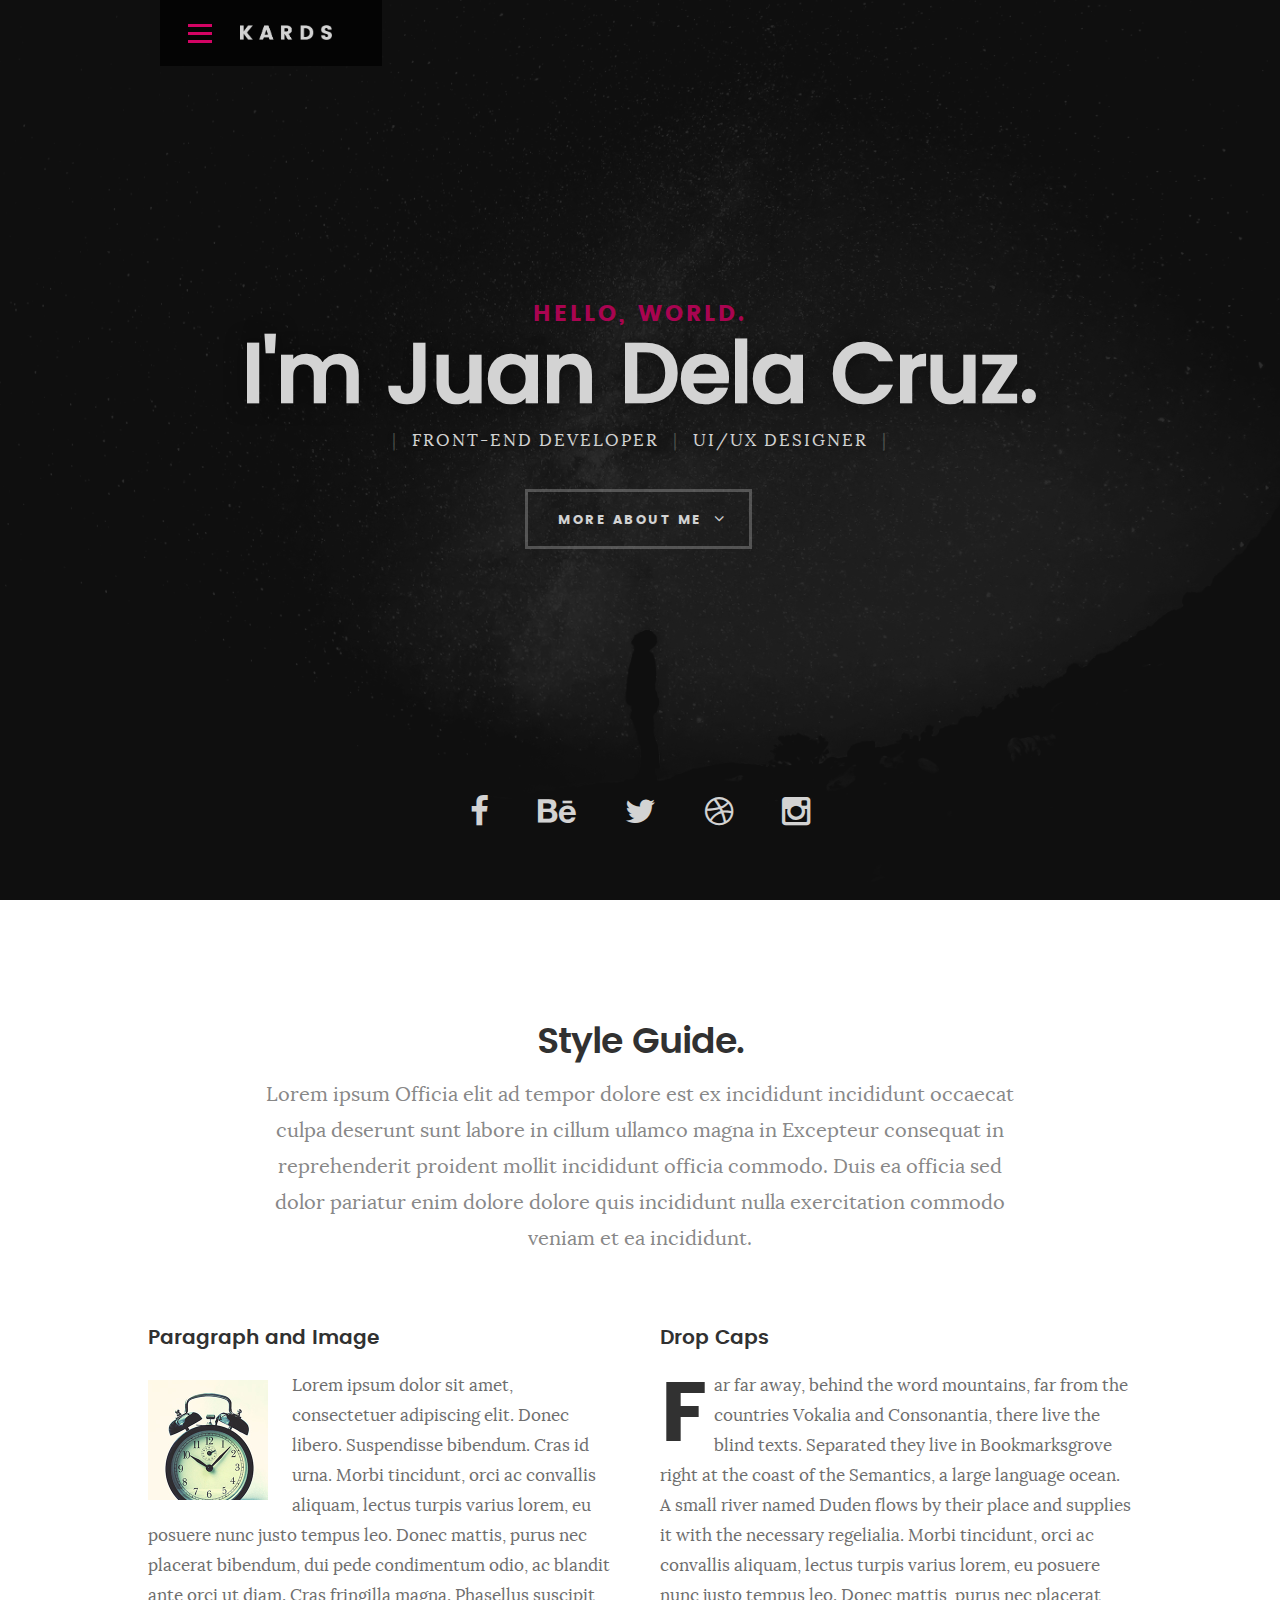
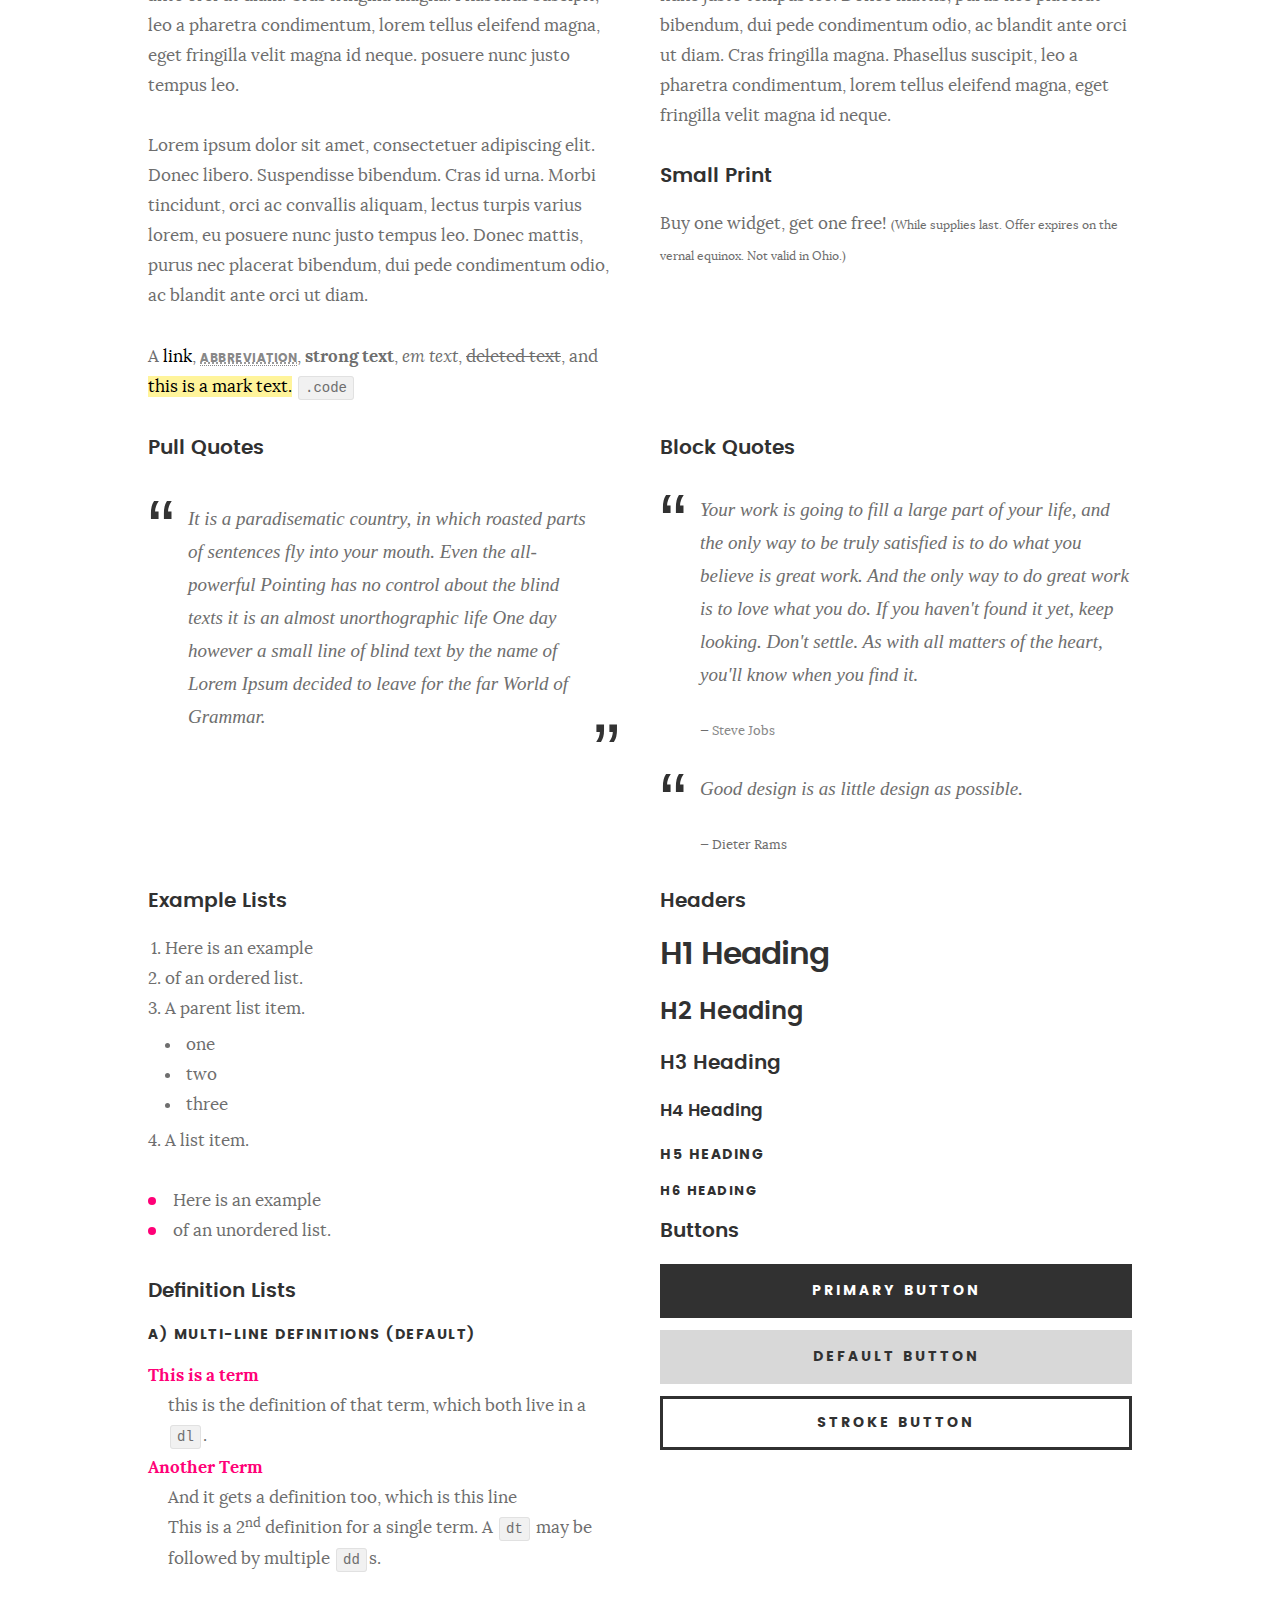
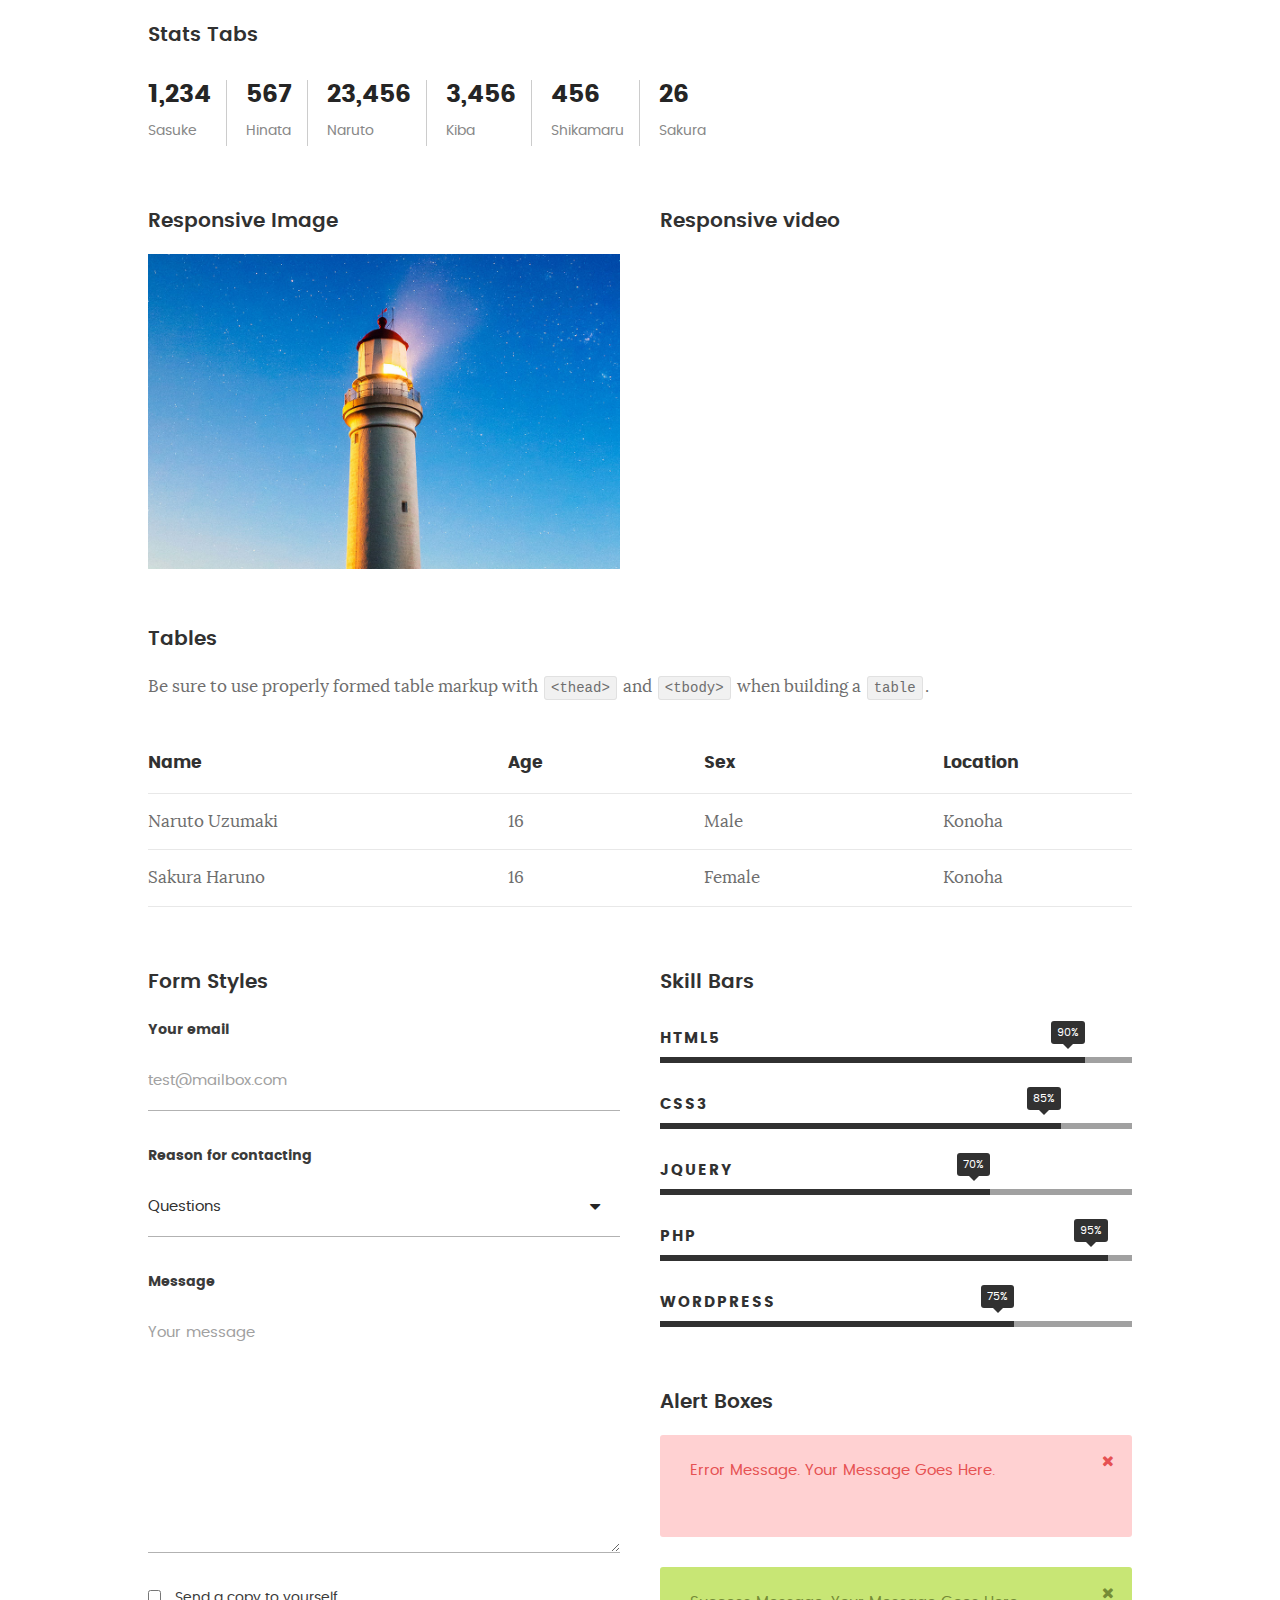
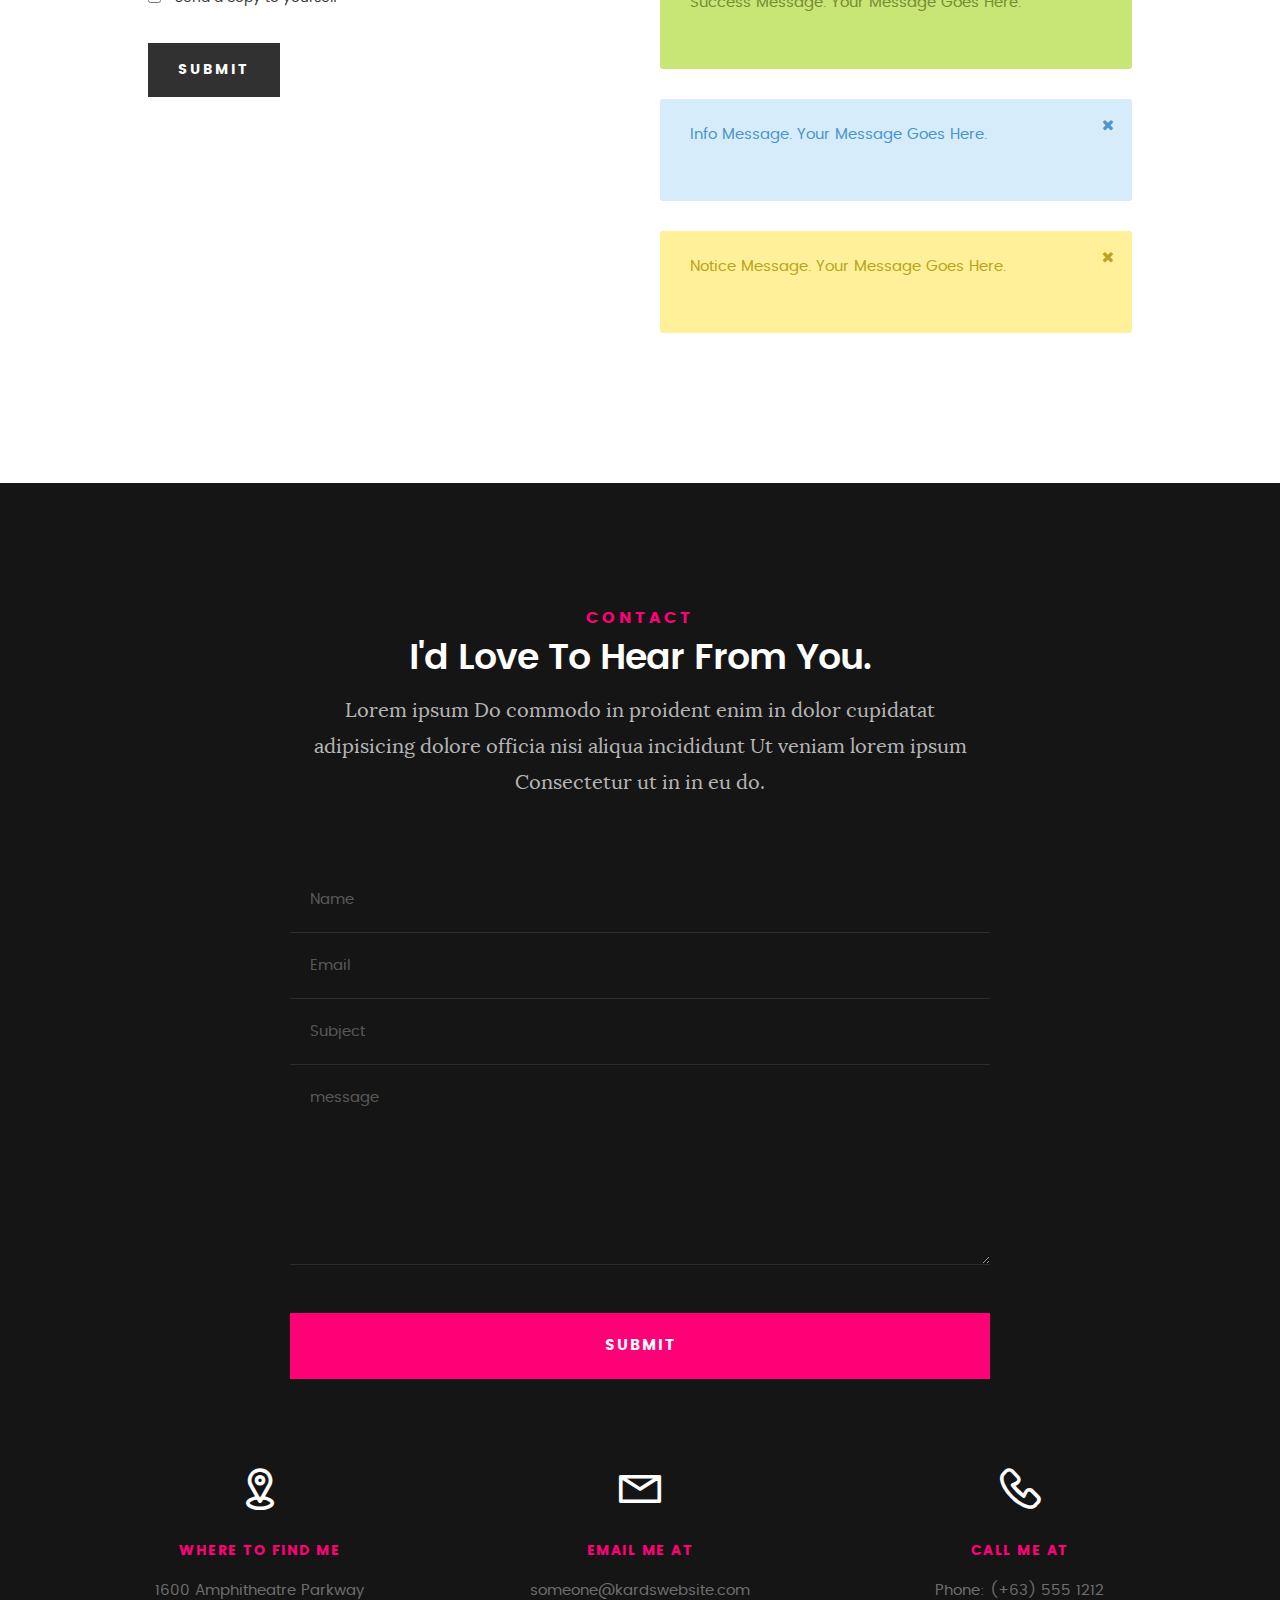
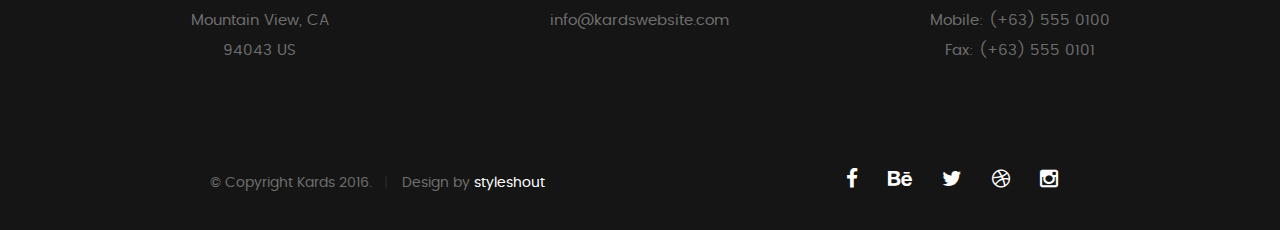
<file: styles.html>
<!DOCTYPE html>
<!--[if IE 8 ]><html class="no-js oldie ie8" lang="en"> <![endif]-->
<!--[if IE 9 ]><html class="no-js oldie ie9" lang="en"> <![endif]-->
<!--[if (gte IE 9)|!(IE)]><!--><html class="no-js" lang="en"> <!--<![endif]-->
<head>

   <!--- basic page needs
   ================================================== -->
   <meta charset="utf-8">
	<title>Style Demo - Kards</title>
	<meta name="description" content="">  
	<meta name="author" content="">

   <!-- mobile specific metas
   ================================================== -->
	<meta name="viewport" content="width=device-width, initial-scale=1, maximum-scale=1">

 	<!-- CSS
   ================================================== -->
   <link rel="stylesheet" href="css/base.css">  
   <link rel="stylesheet" href="css/main.css">
   <link rel="stylesheet" href="css/vendor.css">

   <style type="text/css" media="screen">

   	#styles { 
   		background: white;
   		padding-top: 12rem;
   		padding-bottom: 12rem;
   	}
   	#styles .row {
   		max-width: 1024px;
     	}
     	#styles .section-intro {
   		max-width: 800px;
     	}
      	
   </style>       

   <!-- script
   ================================================== -->
	<script src="js/modernizr.js"></script>
	<script src="js/pace.min.js"></script>

   <!-- favicons
	================================================== -->
	<link rel="icon" type="image/png" href="favicon.png">

</head>

<body id="top">

	<!-- header 
   ================================================== -->
   <header>   	
   	<div class="row">

   		<div class="top-bar">
   			<a class="menu-toggle" href="#"><span>Menu</span></a>

	   		<div class="logo">
		         <a href="index.html">KARDS</a>
		      </div>		      

		   	<nav id="main-nav-wrap">
					<ul class="main-navigation">
						<li><a href="index.html#intro" title="">Home</a></li>
						<li><a href="index.html#about" title="">About</a></li>
						<li><a href="index.html#resume" title="">Resume</a></li>
						<li><a href="index.html#portfolio" title="">Portfolio</a></li>
						<li><a href="index.html#services" title="">Services</a></li>					
						<li><a class="smoothscroll"  href="#contact" title="">Contact</a></li>	
						<li><a href="styles.html" title="">Style Demo</a></li>				
					</ul>
				</nav>    		
   		</div> <!-- /top-bar --> 
   		
   	</div> <!-- /row --> 		
   </header> <!-- /header -->

	<!-- intro section
   ================================================== -->
   <section id="intro">   

   	<div class="intro-overlay"></div>	

   	<div class="intro-content">
   		<div class="row">

   			<div class="col-twelve">

	   			<h5>Hello, World.</h5>
	   			<h1>I'm Juan Dela Cruz.</h1>

	   			<p class="intro-position">
	   				<span>Front-end Developer</span>
	   				<span>UI/UX Designer</span> 
	   			</p>

	   			<a class="button stroke smoothscroll" href="#about" title="">More About Me</a>

	   		</div>  
   			
   		</div>   		 		
   	</div> <!-- /intro-content --> 

   	<ul class="intro-social">        
         <li><a href="#"><i class="fa fa-facebook"></i></a></li>
         <li><a href="#"><i class="fa fa-behance"></i></a></li>
         <li><a href="#"><i class="fa fa-twitter"></i></a></li>
         <li><a href="#"><i class="fa fa-dribbble"></i></a></li>
         <li><a href="#"><i class="fa fa-instagram"></i></a></li>
      </ul> <!-- /intro-social -->      	

   </section> <!-- /intro -->


   <!-- Style Demo
   ================================================== -->
   <section id="styles">

   	<div class="row section-intro">

   		<div class="col-twelve">

   			<h1>Style Guide.</h1>

   			<p class="lead">Lorem ipsum Officia elit ad tempor dolore est ex incididunt incididunt occaecat culpa deserunt sunt labore in cillum ullamco magna in Excepteur consequat in reprehenderit proident mollit incididunt officia commodo.
   			Duis ea officia sed dolor pariatur enim dolore dolore quis incididunt nulla exercitation commodo veniam et ea incididunt.</p>   			

   		</div>

     	</div> <!-- /row -->

     	<div class="row">

     		<div class="col-six tab-full">

		      <h3>Paragraph and Image</h3>

		      <p><a href="#"><img width="120" height="120" class="pull-left" alt="sample-image" src="images/sample-image.jpg"></a>
		  		Lorem ipsum dolor sit amet, consectetuer adipiscing elit. Donec libero. Suspendisse bibendum.
		  		Cras id urna. Morbi tincidunt, orci ac convallis aliquam, lectus turpis varius lorem, eu
		  		posuere nunc justo tempus leo. Donec mattis, purus nec placerat bibendum, dui pede condimentum
		  		odio, ac blandit ante orci ut diam. Cras fringilla magna. Phasellus suscipit, leo a pharetra
		  		condimentum, lorem tellus eleifend magna, eget fringilla velit magna id neque.
		  		posuere nunc justo tempus leo. </p>

		  		<p>
		  		Lorem ipsum dolor sit amet, consectetuer adipiscing elit. Donec libero. Suspendisse bibendum.
		  		Cras id urna. Morbi tincidunt, orci ac convallis aliquam, lectus turpis varius lorem, eu
		  		posuere nunc justo tempus leo. Donec mattis, purus nec placerat bibendum, dui pede condimentum
		  		odio, ac blandit ante orci ut diam.	
 			   </p>

            <p>A <a href="#">link</a>,
  			   <abbr title="this really isn't a very good description">abbreviation</abbr>,
  			   <strong>strong text</strong>,
            <em>em text</em>,
  			   <del>deleted text</del>, and
            <mark>this is a mark text.</mark>
            <code>.code</code>
          	</p>

         </div>

         <div class="col-six tab-full">

            <h3>Drop Caps</h3>

	         <p class="drop-cap">Far far away, behind the word mountains, far from the countries Vokalia and Consonantia,
	         there live the blind texts. Separated they live in Bookmarksgrove right at the coast of the
	         Semantics, a large language ocean. A small river named Duden flows by their place and supplies it with the necessary regelialia. Morbi tincidunt, orci ac convallis aliquam, lectus turpis varius lorem, eu	posuere nunc justo tempus leo. Donec mattis, purus nec placerat bibendum, dui pede condimentum odio, ac blandit ante orci ut diam. Cras fringilla magna. Phasellus suscipit, leo a pharetra condimentum, lorem tellus eleifend magna, eget fringilla velit magna id neque.
		  		</p>

		      <h3>Small Print</h3>

		      <p>Buy one widget, get one free!
		  		<small>(While supplies last. Offer expires on the vernal equinox. Not valid in Ohio.)</small>
		  		</p>

		   </div>	         

		</div> <!-- /row -->

		<div class="row">

		  	<div class="col-six tab-full">

		      <h3>Pull Quotes</h3>

		      <aside class="pull-quote">
				   <blockquote>
					   <p>It is a paradisematic country, in which roasted parts of
		            sentences fly into your mouth. Even the all-powerful Pointing has no control about the blind
		            texts it is an almost unorthographic life One day however a small line of blind text by the name
		            of Lorem Ipsum decided to leave for the far World of Grammar.</p>
					</blockquote>
				</aside>

		   </div>

		   <div class="col-six tab-full">

		      <h3>Block Quotes</h3>

		      <blockquote cite="http://where-i-got-my-info-from.com">
				   <p>Your work is going to fill a large part of your life, and the only way to be truly satisfied is
		         to do what you believe is great work. And the only way to do great work is to love what you do.
		         If you haven't found it yet, keep looking. Don't settle. As with all matters of the heart, you'll know when you find it.
		         </p>
		
					<cite>
					   <a href="#">Steve Jobs</a>
					</cite>
			   </blockquote>

		      <blockquote>
		         <p>Good design is as little design as possible.</p>
		         <cite>Dieter Rams</cite>
		      </blockquote>

		   </div>

		</div> <!-- /row -->

		<div class="row half-bottom">

		 	<div class="col-six tab-full">

		      <h3>Example Lists</h3>

		      <ol>
				   <li>Here is an example</li>
				   <li>of an ordered list.</li>
				   <li>A parent list item.
				   	<ul>
				   		<li>one</li>
				   		<li>two</li>
				   		<li>three</li>
				   	</ul>
				   </li>
				   <li>A list item.</li>
			   </ol>

		      <ul class="disc">
				   <li>Here is an example</li>
				   <li>of an unordered list.</li>
			   </ul>	

			   <h3>Definition Lists</h3>	            

		      <h5>a) Multi-line Definitions (default)</h5>

		      <dl>
				   <dt><strong>This is a term</strong></dt>
				      <dd>this is the definition of that term, which both live in a <code>dl</code>.</dd>
				   <dt><strong>Another Term</strong></dt>
				      <dd>And it gets a definition too, which is this line</dd>
				      <dd>This is a 2<sup>nd</sup> definition for a single term. A <code>dt</code> may be followed by multiple <code>dd</code>s.</dd>
			   </dl>

		   </div>

		   <div class="col-six tab-full">		                  

		      <h3>Headers</h3>

		      <h1>H1 Heading</h1>
		      <h2>H2 Heading</h2>
		      <h3>H3 Heading</h3>
		      <h4>H4 Heading</h4>
		      <h5>H5 Heading</h5>
		      <h6>H6 Heading</h6>

		      <h3>Buttons</h3>

		    	<p>
		     		<a class="button button-primary full-width" href="#">Primary Button</a>
		     		<a class="button full-width" href="#">Default Button</a>
		     		<a class="button stroke full-width" href="#">Stroke Button</a>
		     	</p>

		   </div>

		</div> <!-- /row -->

		<div class="row">

		   <div class="col-twelve">

		    	<h3>Stats Tabs</h3>

		      <ul class="stats-tabs">
				   <li><a href="#">1,234 <em>Sasuke</em></a></li>
				   <li><a href="#">567 <em>Hinata</em></a></li>
				   <li><a href="#">23,456 <em>Naruto</em></a></li>
				   <li><a href="#">3,456 <em>Kiba</em></a></li>
				   <li><a href="#">456 <em>Shikamaru</em></a></li>
				   <li><a href="#">26 <em>Sakura</em></a></li>
				</ul>	      		

		   </div>	      	

		</div> <!-- /row -->

		<div class="row half-bottom">

      	<div class="col-six tab-full">

      		<h3>Responsive Image</h3>

      		<p><img src="images/portfolio/modals/m-lighthouse.jpg"></p>

      	</div>

      	<div class="col-six tab-full">

      		<h3>Responsive video</h3>

      		<div class="fluid-video-wrapper">
                  <iframe src="http://player.vimeo.com/video/14592941?title=0&amp;byline=0&amp;portrait=0&amp;color=F64B39" width="500" height="281" frameborder="0" webkitallowfullscreen mozallowfullscreen allowfullscreen></iframe> 
            </div>

      	</div>
      	
      </div> <!-- /row -->

      <div class="row add-bottom">

      	<div class="col-twelve">

      		<h3>Tables</h3>
      		<p>Be sure to use properly formed table markup with <code>&lt;thead&gt;</code> and <code>&lt;tbody&gt;</code> when building a <code>table</code>.</p>

      		<div class="table-responsive">

      			<table>
					  <thead>
					    <tr>
					      <th>Name</th>
					      <th>Age</th>
					      <th>Sex</th>
					      <th>Location</th>					    
					    </tr>
					  </thead>
					  <tbody>
					    <tr>
					      <td>Naruto Uzumaki</td>
					      <td>16</td>
					      <td>Male</td>
					      <td>Konoha</td>					    
					    </tr>
					    <tr>
					      <td>Sakura Haruno</td>
					      <td>16</td>
					      <td>Female</td>
					      <td>Konoha</td>			    
					    </tr>
					  </tbody>
					</table>

      		</div>     		

      	</div>
      	
      </div> <!--row -->

      <div class="row">

		   <div class="col-six tab-full">

		      <h3>Form Styles</h3>

		         <form>
			        	<div>
			         	<label for="sampleInput">Your email</label>
			         	<input class="full-width" type="email" placeholder="test@mailbox.com" id="sampleInput">
			         </div>
			         <div>
			         	<label for="sampleRecipientInput">Reason for contacting</label>
			         	<div class="ss-custom-select">
			         		<select class="full-width" id="sampleRecipientInput">
				           		<option value="Option 1">Questions</option>
				           		<option value="Option 2">Report</option>
				           		<option value="Option 3">Others</option>
				         	</select>
			         	</div>			         	
			         </div>
			       
			       	<label for="exampleMessage">Message</label>
			       	<textarea class="full-width" placeholder="Your message" id="exampleMessage"></textarea>

			        	<label class="add-bottom">
			           	<input type="checkbox">			            
			           	<span class="label-text">Send a copy to yourself</span>
			        	</label>
			       
			        	<input class="button-primary" type="submit" value="Submit">

			      </form>	            

		      </div>

		      <div class="col-six tab-full">

		      		<h3>Skill Bars</h3>

		      		<ul class="skill-bars">
						   <li>
						   	<div class="progress percent90"><span>90%</span></div>
						   	<strong>HTML5</strong>
						   </li>
						   <li>
						   	<div class="progress percent85"><span>85%</span></div>
						   	<strong>CSS3</strong>
						   </li>
						   <li>
						   	<div class="progress percent70"><span>70%</span></div>
						   	<strong>JQuery</strong>
						   </li>
						   <li>
						   	<div class="progress percent95"><span>95%</span></div>
						   	<strong>PHP</strong>
						   </li>
						   <li>

						   	<div class="progress percent75"><span>75%</span></div>
						   	<strong>Wordpress</strong>
						   </li>
		      
						</ul> <!-- /skill-bars -->

			        
			        <h3>Alert Boxes</h3> 
			        
			        <div class="alert-box ss-error hideit">
				        <p>Error Message. Your Message Goes Here.</p>
				        <i class="fa fa-times close"></i>
			        </div><!-- /error -->
			        
			        <div class="alert-box ss-success hideit">
				        <p>Success Message. Your Message Goes Here.</p>
				        <i class="fa fa-times close"></i>
			        </div><!-- /success -->
			        
			        <div class="alert-box ss-info hideit">
				         <p>Info Message. Your Message Goes Here.</p>
				        <i class="fa fa-times close"></i>
			        </div><!-- /info -->
			        
			        <div class="alert-box ss-notice hideit">
				        <p>Notice Message. Your Message Goes Here.</p>
				        <i class="fa fa-times close"></i>
			        </div><!-- /notice -->
			        
			  </div>	         

		</div> <!-- /row -->
		   	
   </section> <!--styles -->	

	
   <!-- contact
   ================================================== -->
	<section id="contact">

		<div class="row section-intro">
   		<div class="col-twelve">

   			<h5>Contact</h5>
   			<h1>I'd Love To Hear From You.</h1>

   			<p class="lead">Lorem ipsum Do commodo in proident enim in dolor cupidatat adipisicing dolore officia nisi aliqua incididunt Ut veniam lorem ipsum Consectetur ut in in eu do.</p>

   		</div> 
   	</div> <!-- /section-intro -->

   	<div class="row contact-form">

   		<div class="col-twelve">

            <!-- form -->
            <form name="contactForm" id="contactForm" method="post" action="">
      			<fieldset>

                  <div class="form-field">
 						   <input name="contactName" type="text" id="contactName" placeholder="Name" value="" minlength="2" required="">
                  </div>
                  <div class="form-field">
	      			   <input name="contactEmail" type="email" id="contactEmail" placeholder="Email" value="" required="">
	               </div>
                  <div class="form-field">
	     				   <input name="contactSubject" type="text" id="contactSubject" placeholder="Subject" value="">
	               </div>                       
                  <div class="form-field">
	                 	<textarea name="contactMessage" id="contactMessage" placeholder="message" rows="10" cols="50" required=""></textarea>
	               </div>                      
                 <div class="form-field">
                     <button class="submitform">Submit</button>
                     <div id="submit-loader">
                        <div class="text-loader">Sending...</div>                             
       				      <div class="s-loader">
								  	<div class="bounce1"></div>
								  	<div class="bounce2"></div>
								  	<div class="bounce3"></div>
								</div>
							</div>
                  </div>

      			</fieldset>
      		</form> <!-- Form End -->

            <!-- contact-warning -->
            <div id="message-warning"></div>            
            <!-- contact-success -->
      		<div id="message-success">
               <i class="fa fa-check"></i>Your message was sent, thank you!<br>
      		</div>

         </div> <!-- /col-twelve -->
   		
   	</div> <!-- /contact-form -->

   	<div class="row contact-info">

   		<div class="col-four tab-full">

   			<div class="icon">
   				<i class="icon-pin"></i>
   			</div>

   			<h5>Where to find me</h5>

   			<p>
            1600 Amphitheatre Parkway<br>
            Mountain View, CA<br>
            94043 US
            </p>

   		</div>

   		<div class="col-four tab-full collapse">

   			<div class="icon">
   				<i class="icon-mail"></i>
   			</div>

   			<h5>Email Me At</h5>

   			<p>someone@kardswebsite.com<br>
			   	info@kardswebsite.com			     
			   </p>

   		</div>

   		<div class="col-four tab-full">

   			<div class="icon">
   				<i class="icon-phone"></i>
   			</div>

   			<h5>Call Me At</h5>

   			<p>Phone: (+63) 555 1212<br>
			   	Mobile: (+63) 555 0100<br>
			     	Fax: (+63) 555 0101
			   </p>

   		</div>
   		
   	</div> <!-- /contact-info -->
		
	</section> <!-- /contact -->


   <!-- footer
   ================================================== -->

   <footer>
     	<div class="row">

     		<div class="col-six tab-full pull-right social">

     			<ul class="footer-social">        
			      <li><a href="#"><i class="fa fa-facebook"></i></a></li>
			      <li><a href="#"><i class="fa fa-behance"></i></a></li>
			      <li><a href="#"><i class="fa fa-twitter"></i></a></li>
			      <li><a href="#"><i class="fa fa-dribbble"></i></a></li>
			      <li><a href="#"><i class="fa fa-instagram"></i></a></li>
			   </ul> 
	      		
	      </div>

      	<div class="col-six tab-full">
	      	<div class="copyright">
		        	<span>© Copyright Kards 2016.</span> 
		        	<span>Design by <a href="http://www.styleshout.com/">styleshout</a></span>	         	
		         </div>		                  
	      	</div>

	      	<div id="go-top">
		         <a class="smoothscroll" title="Back to Top" href="#top"><i class="fa fa-long-arrow-up"></i></a>
		      </div>

      	</div> <!-- /row -->     	
   </footer>    

   <div id="preloader"> 
    	<div id="loader"></div>
   </div> 

   <!-- Java Script
   ================================================== --> 
   <script src="js/jquery-2.1.3.min.js"></script>
   <script src="js/plugins.js"></script>
   <script src="js/main.js"></script>

</body>

</html>
</file>
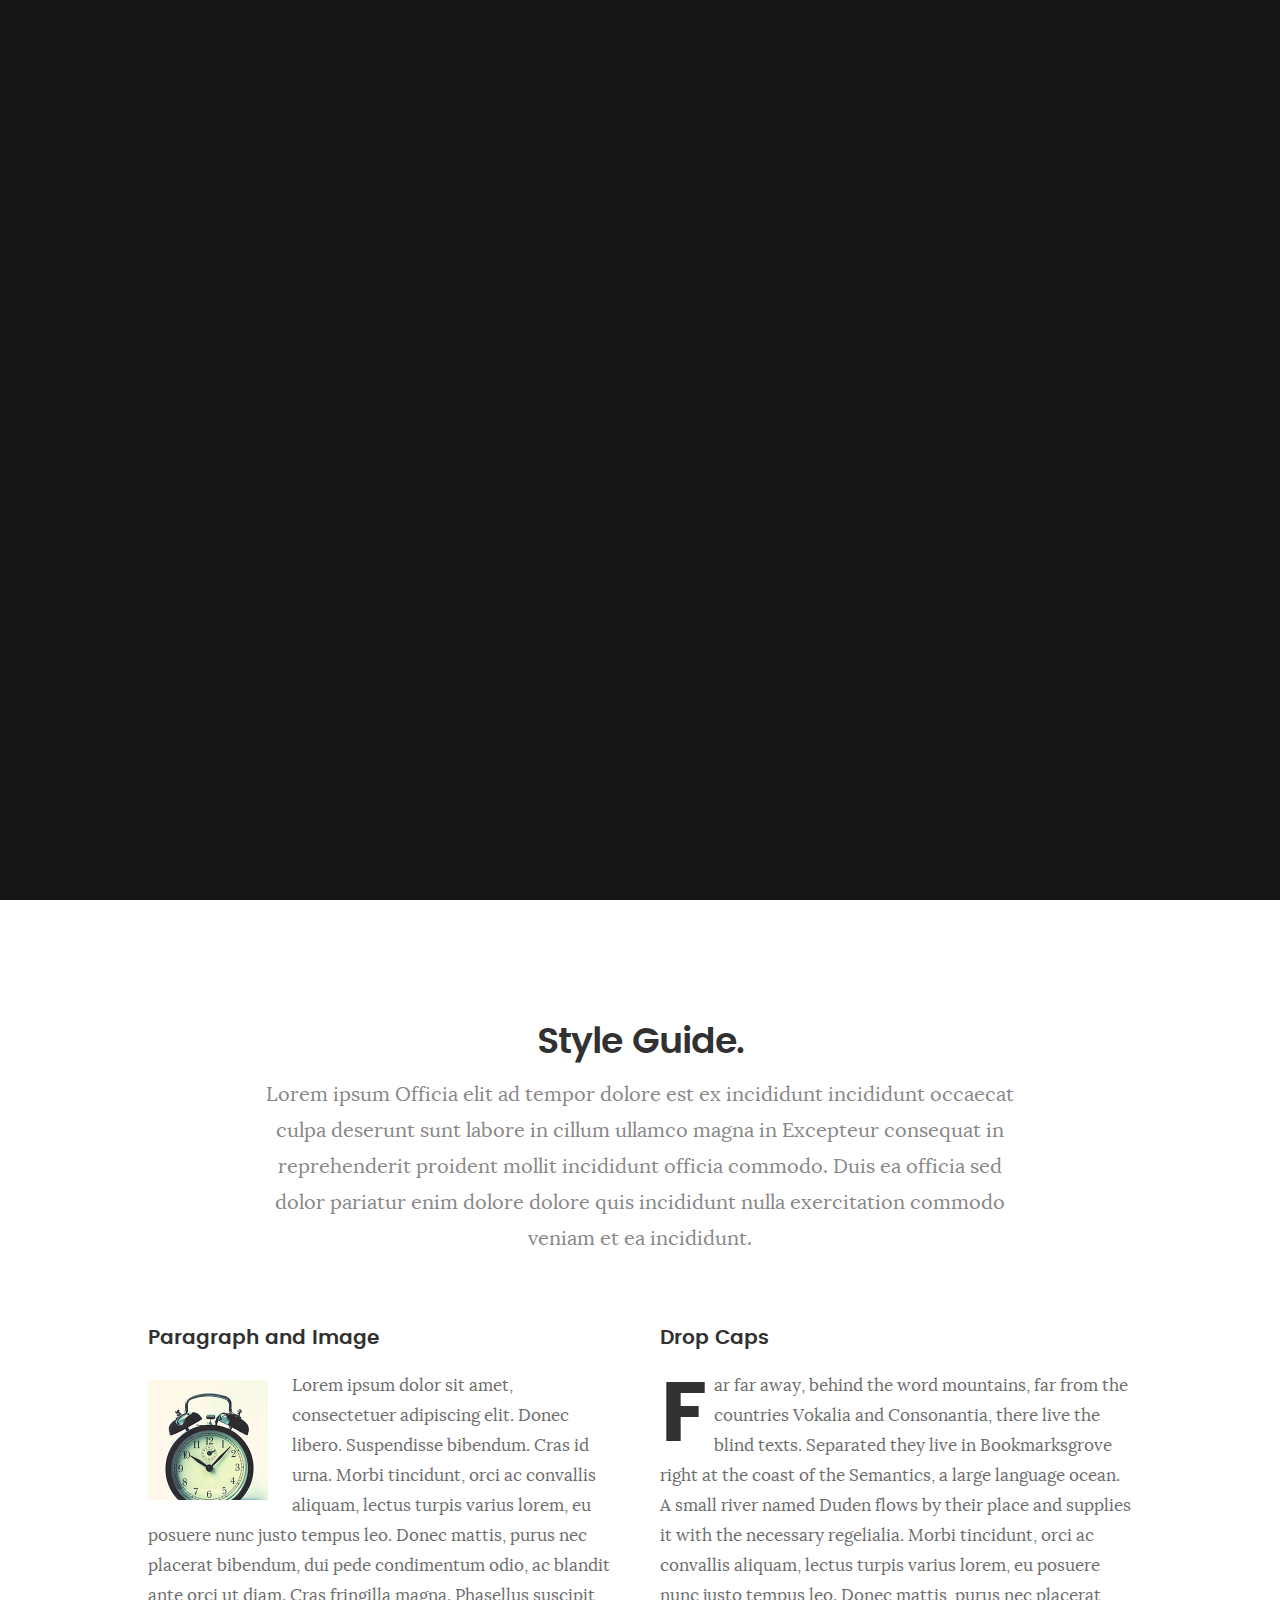
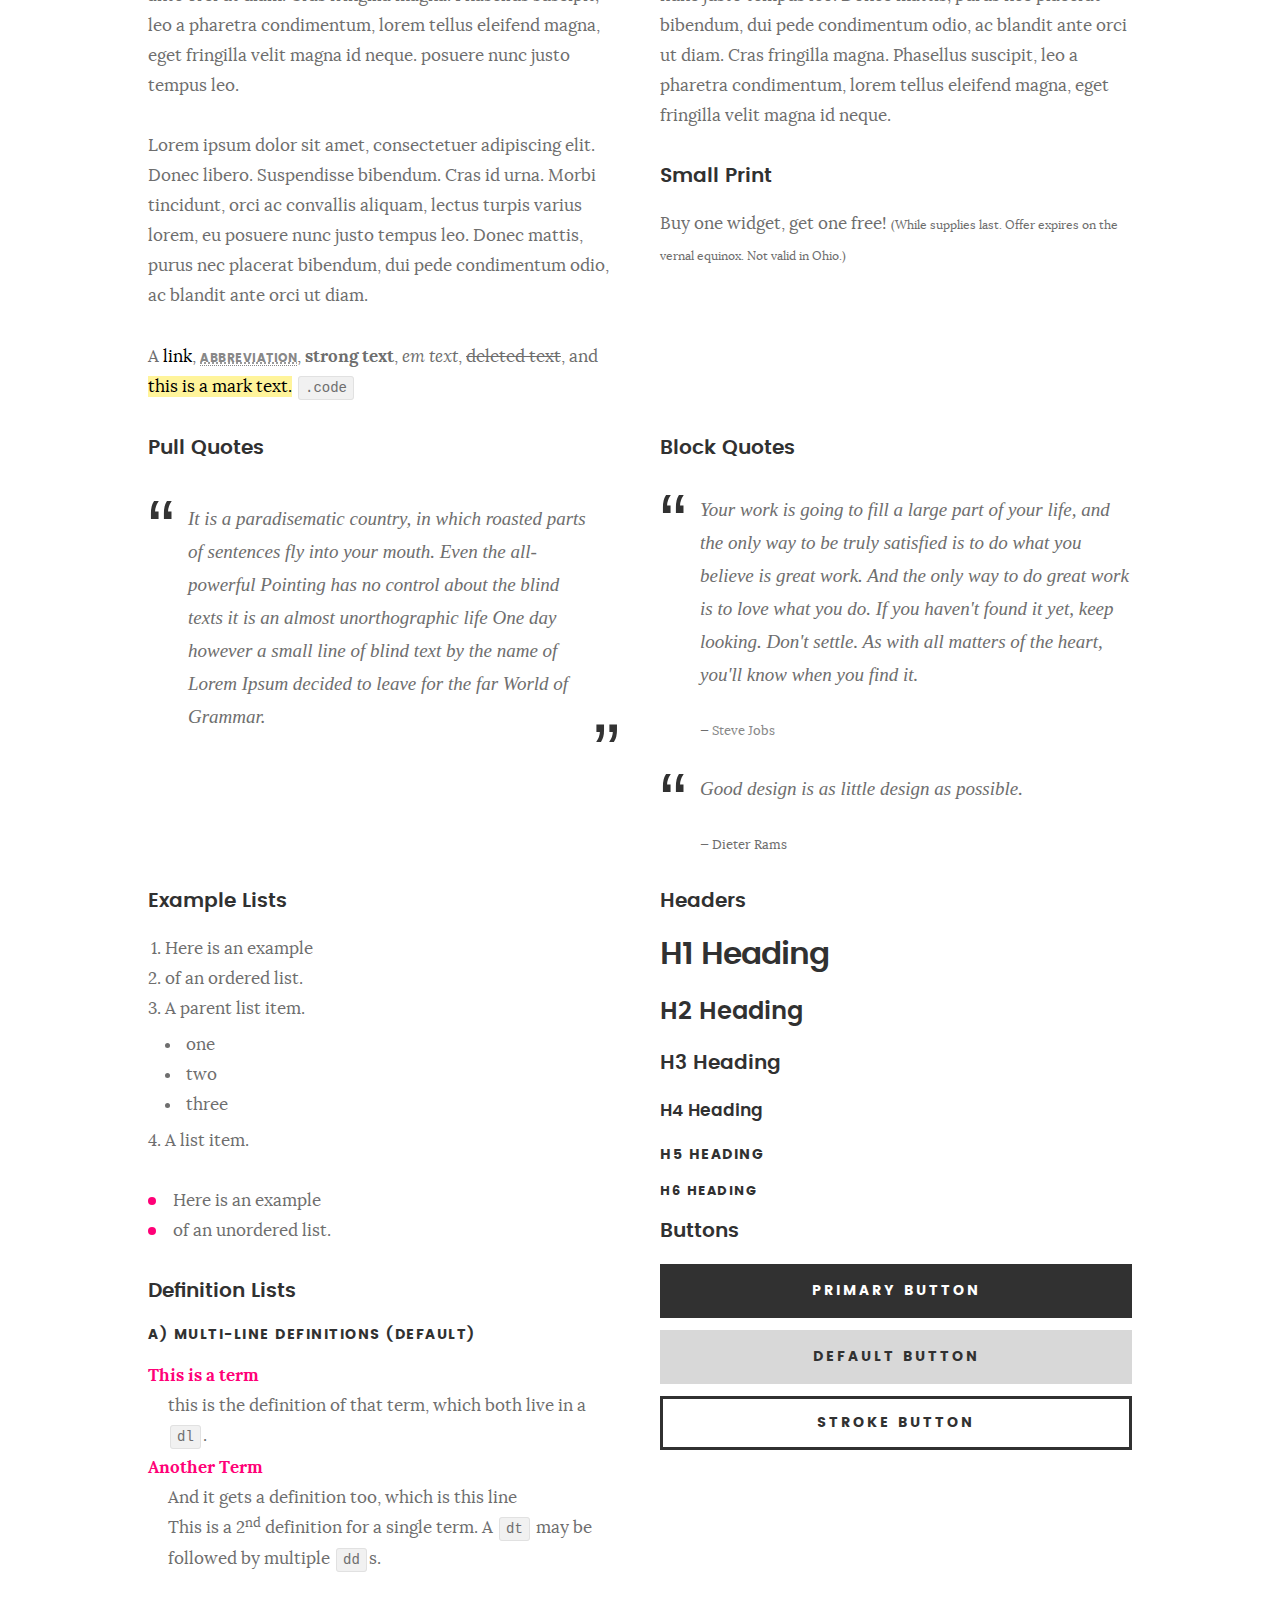
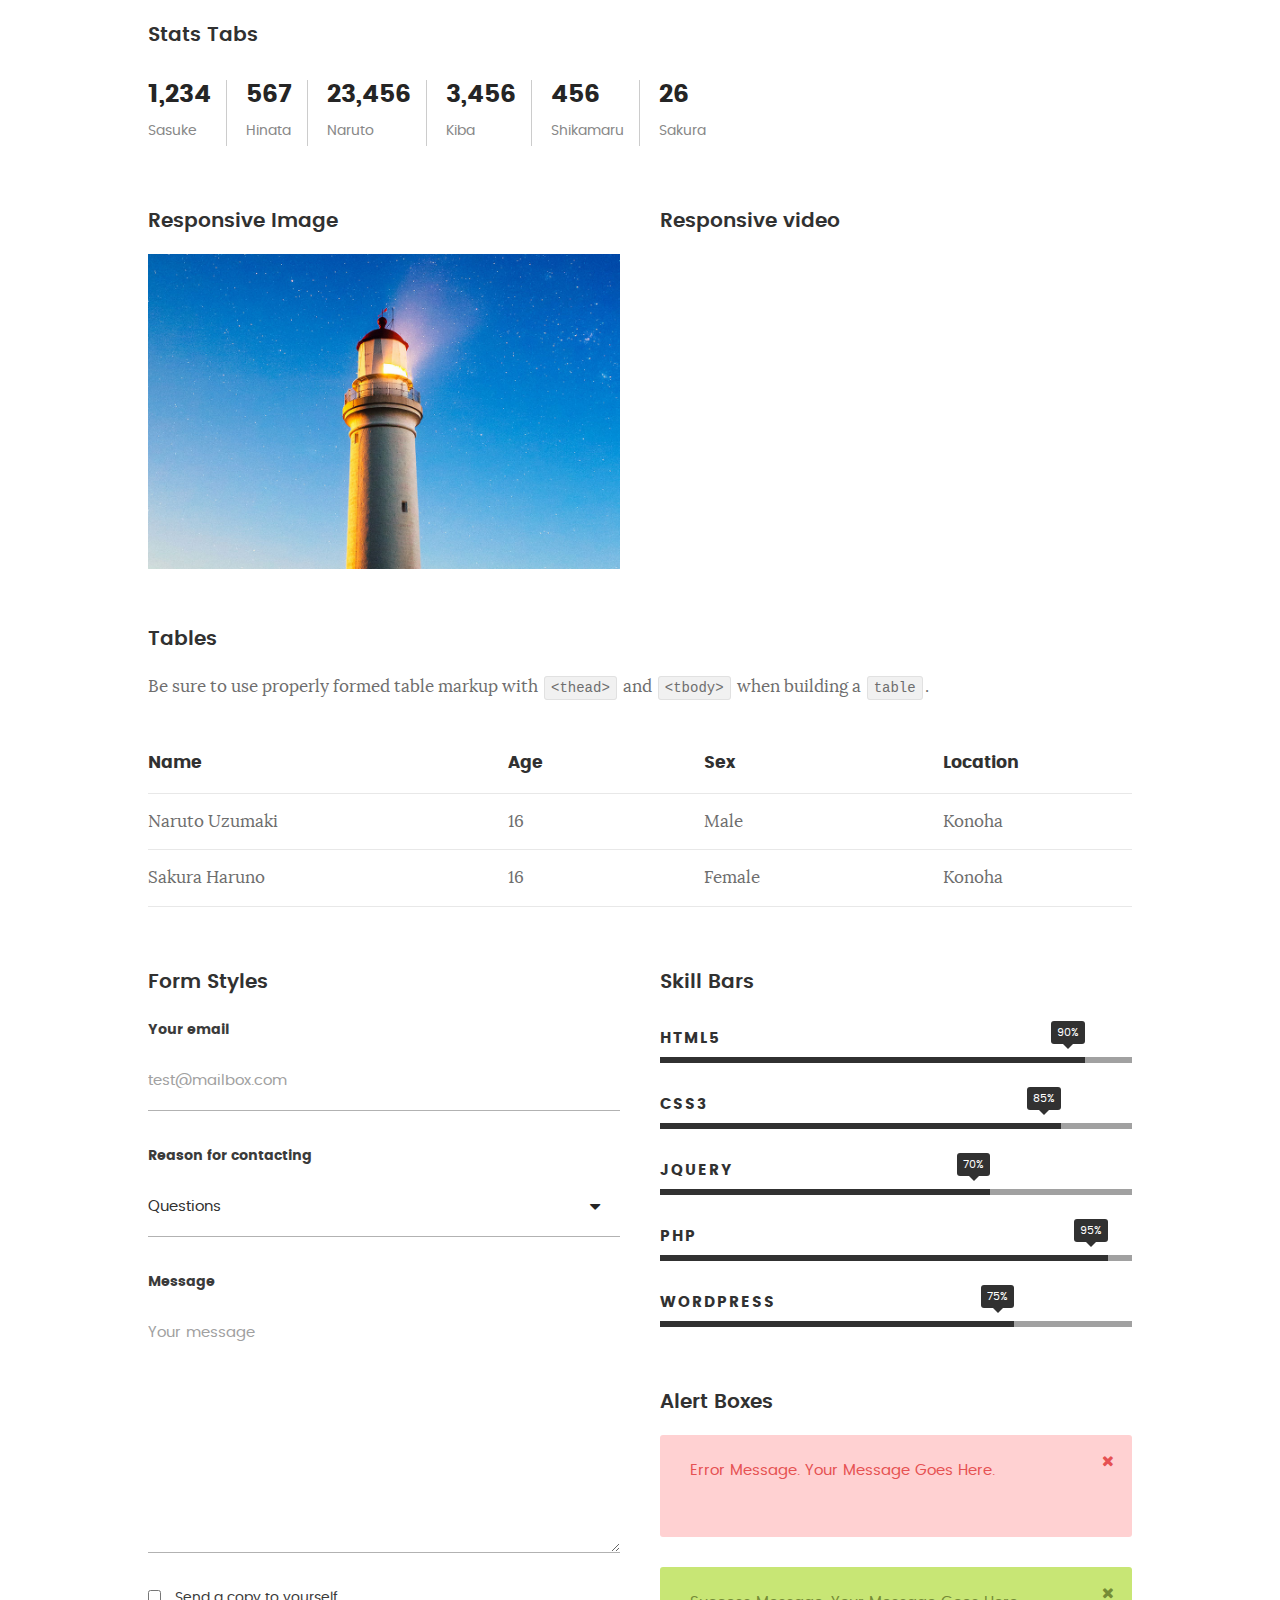
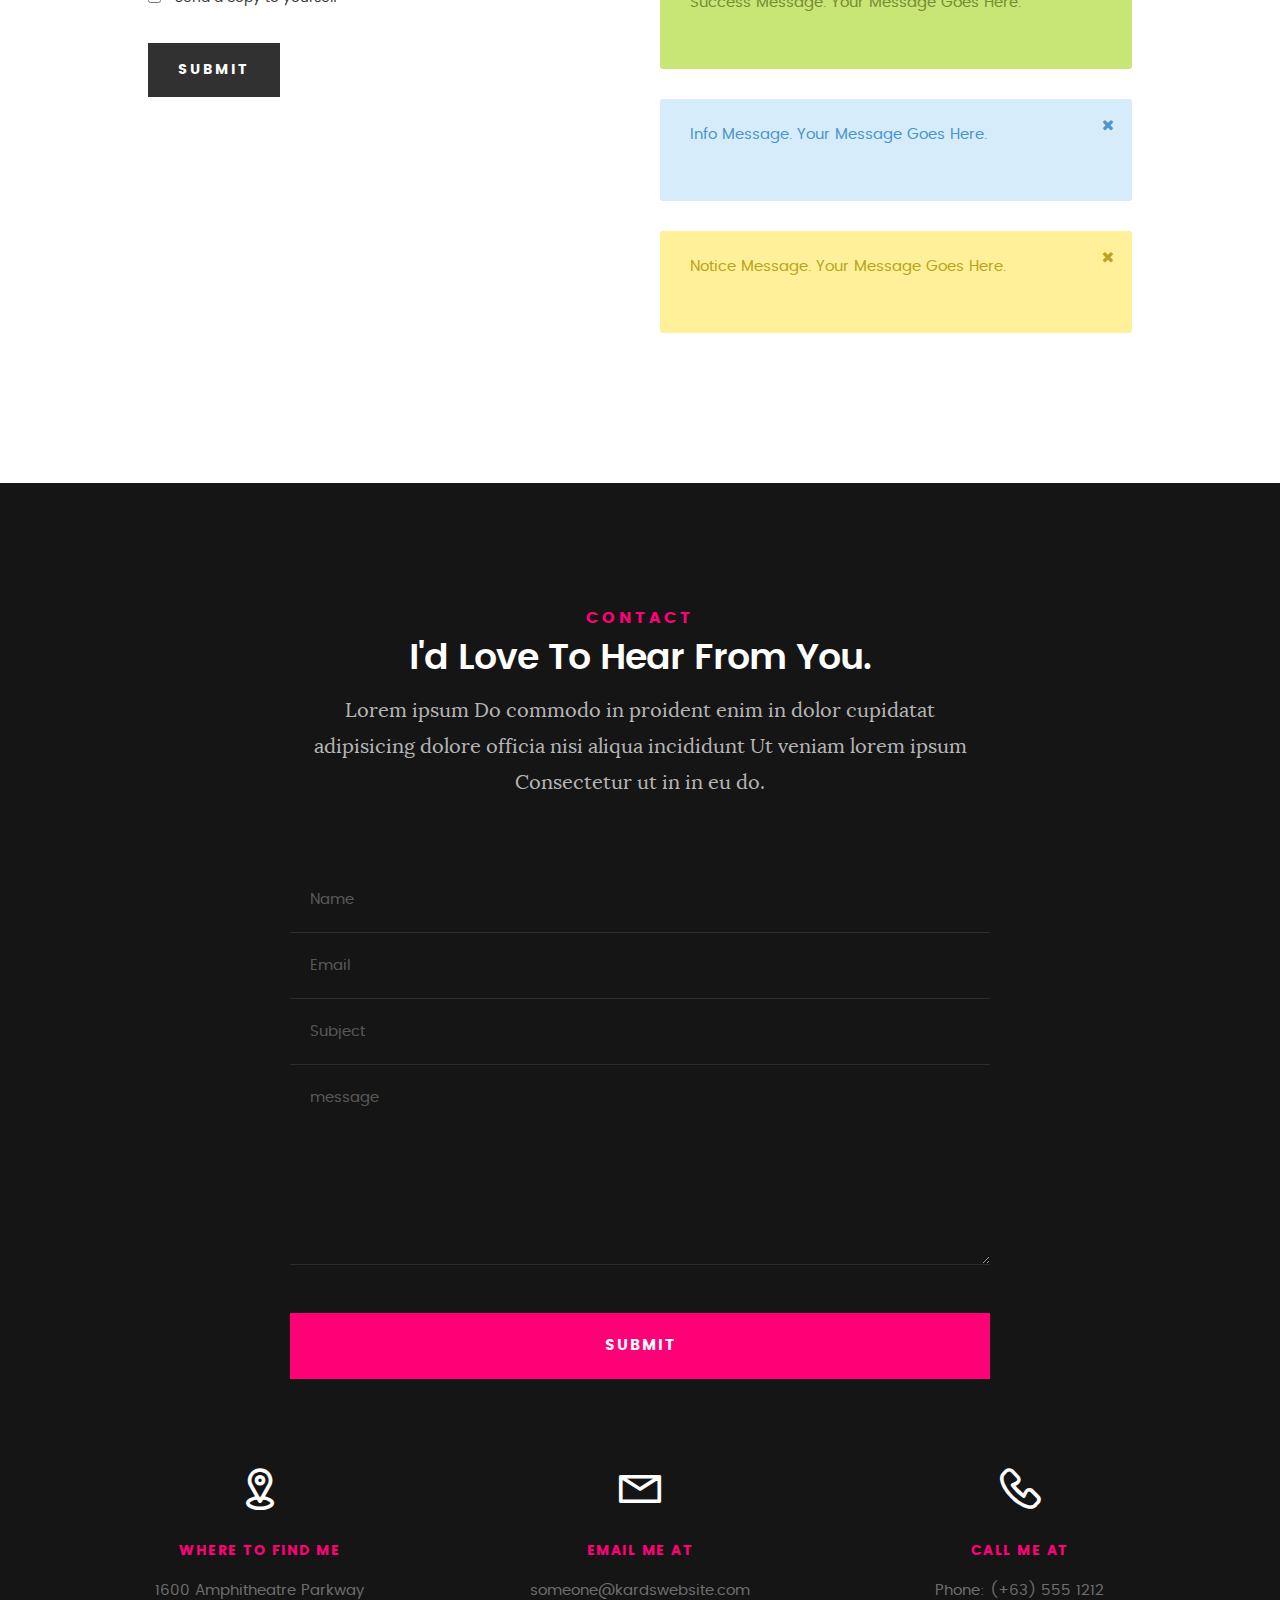
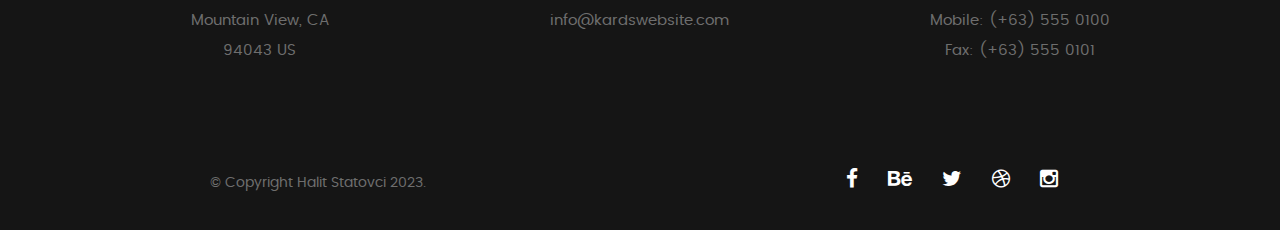
<file: MegaSHQIP/styles.html>
<!DOCTYPE html>
<!--[if IE 8 ]><html class="no-js oldie ie8" lang="en"> <![endif]-->
<!--[if IE 9 ]><html class="no-js oldie ie9" lang="en"> <![endif]-->
<!--[if (gte IE 9)|!(IE)]><!--><html class="no-js" lang="en"> <!--<![endif]-->
<head>

   <!--- basic page needs
   ================================================== -->
   <meta charset="utf-8">
	<title>Style Demo - Kards</title>
	<meta name="description" content="">  
	<meta name="author" content="">

   <!-- mobile specific metas
   ================================================== -->
	<meta name="viewport" content="width=device-width, initial-scale=1, maximum-scale=1">

 	<!-- CSS
   ================================================== -->
   <link rel="stylesheet" href="css/base.css">  
   <link rel="stylesheet" href="css/main.css">
   <link rel="stylesheet" href="css/vendor.css">

   <style type="text/css" media="screen">

   	#styles { 
   		background: white;
   		padding-top: 12rem;
   		padding-bottom: 12rem;
   	}
   	#styles .row {
   		max-width: 1024px;
     	}
     	#styles .section-intro {
   		max-width: 800px;
     	}
      	
   </style>       

   <!-- script
   ================================================== -->
	<script src="js/modernizr.js"></script>
	<script src="js/pace.min.js"></script>

   <!-- favicons
	================================================== -->
	<link rel="icon" type="image/png" href="favicon.png">

</head>

<body id="top">

	<!-- header 
   ================================================== -->
   <header>   	
   	<div class="row">

   		<div class="top-bar">
   			<a class="menu-toggle" href="#"><span>Menu</span></a>

	   		<div class="logo">
		         <a href="index.html">KARDS</a>
		      </div>		      

		   	<nav id="main-nav-wrap">
					<ul class="main-navigation">
						<li><a href="index.html#intro" title="">Home</a></li>
						<li><a href="index.html#about" title="">About</a></li>
						<li><a href="index.html#resume" title="">Resume</a></li>
						<li><a href="index.html#portfolio" title="">Portfolio</a></li>
						<li><a href="index.html#services" title="">Services</a></li>					
						<li><a class="smoothscroll"  href="#contact" title="">Contact</a></li>	
						<li><a href="styles.html" title="">Style Demo</a></li>				
					</ul>
				</nav>    		
   		</div> <!-- /top-bar --> 
   		
   	</div> <!-- /row --> 		
   </header> <!-- /header -->

	<!-- intro section
   ================================================== -->
   <section id="intro">   

   	<div class="intro-overlay"></div>	

   	<div class="intro-content">
   		<div class="row">

   			<div class="col-twelve">

	   			<h5>Hello, World.</h5>
	   			<h1>I'm Juan Dela Cruz.</h1>

	   			<p class="intro-position">
	   				<span>Front-end Developer</span>
	   				<span>UI/UX Designer</span> 
	   			</p>

	   			<a class="button stroke smoothscroll" href="#about" title="">More About Me</a>

	   		</div>  
   			
   		</div>   		 		
   	</div> <!-- /intro-content --> 

   	<ul class="intro-social">        
         <li><a href="#"><i class="fa fa-facebook"></i></a></li>
         <li><a href="#"><i class="fa fa-behance"></i></a></li>
         <li><a href="#"><i class="fa fa-twitter"></i></a></li>
         <li><a href="#"><i class="fa fa-dribbble"></i></a></li>
         <li><a href="#"><i class="fa fa-instagram"></i></a></li>
      </ul> <!-- /intro-social -->      	

   </section> <!-- /intro -->


   <!-- Style Demo
   ================================================== -->
   <section id="styles">

   	<div class="row section-intro">

   		<div class="col-twelve">

   			<h1>Style Guide.</h1>

   			<p class="lead">Lorem ipsum Officia elit ad tempor dolore est ex incididunt incididunt occaecat culpa deserunt sunt labore in cillum ullamco magna in Excepteur consequat in reprehenderit proident mollit incididunt officia commodo.
   			Duis ea officia sed dolor pariatur enim dolore dolore quis incididunt nulla exercitation commodo veniam et ea incididunt.</p>   			

   		</div>

     	</div> <!-- /row -->

     	<div class="row">

     		<div class="col-six tab-full">

		      <h3>Paragraph and Image</h3>

		      <p><a href="#"><img width="120" height="120" class="pull-left" alt="sample-image" src="images/sample-image.jpg"></a>
		  		Lorem ipsum dolor sit amet, consectetuer adipiscing elit. Donec libero. Suspendisse bibendum.
		  		Cras id urna. Morbi tincidunt, orci ac convallis aliquam, lectus turpis varius lorem, eu
		  		posuere nunc justo tempus leo. Donec mattis, purus nec placerat bibendum, dui pede condimentum
		  		odio, ac blandit ante orci ut diam. Cras fringilla magna. Phasellus suscipit, leo a pharetra
		  		condimentum, lorem tellus eleifend magna, eget fringilla velit magna id neque.
		  		posuere nunc justo tempus leo. </p>

		  		<p>
		  		Lorem ipsum dolor sit amet, consectetuer adipiscing elit. Donec libero. Suspendisse bibendum.
		  		Cras id urna. Morbi tincidunt, orci ac convallis aliquam, lectus turpis varius lorem, eu
		  		posuere nunc justo tempus leo. Donec mattis, purus nec placerat bibendum, dui pede condimentum
		  		odio, ac blandit ante orci ut diam.	
 			   </p>

            <p>A <a href="#">link</a>,
  			   <abbr title="this really isn't a very good description">abbreviation</abbr>,
  			   <strong>strong text</strong>,
            <em>em text</em>,
  			   <del>deleted text</del>, and
            <mark>this is a mark text.</mark>
            <code>.code</code>
          	</p>

         </div>

         <div class="col-six tab-full">

            <h3>Drop Caps</h3>

	         <p class="drop-cap">Far far away, behind the word mountains, far from the countries Vokalia and Consonantia,
	         there live the blind texts. Separated they live in Bookmarksgrove right at the coast of the
	         Semantics, a large language ocean. A small river named Duden flows by their place and supplies it with the necessary regelialia. Morbi tincidunt, orci ac convallis aliquam, lectus turpis varius lorem, eu	posuere nunc justo tempus leo. Donec mattis, purus nec placerat bibendum, dui pede condimentum odio, ac blandit ante orci ut diam. Cras fringilla magna. Phasellus suscipit, leo a pharetra condimentum, lorem tellus eleifend magna, eget fringilla velit magna id neque.
		  		</p>

		      <h3>Small Print</h3>

		      <p>Buy one widget, get one free!
		  		<small>(While supplies last. Offer expires on the vernal equinox. Not valid in Ohio.)</small>
		  		</p>

		   </div>	         

		</div> <!-- /row -->

		<div class="row">

		  	<div class="col-six tab-full">

		      <h3>Pull Quotes</h3>

		      <aside class="pull-quote">
				   <blockquote>
					   <p>It is a paradisematic country, in which roasted parts of
		            sentences fly into your mouth. Even the all-powerful Pointing has no control about the blind
		            texts it is an almost unorthographic life One day however a small line of blind text by the name
		            of Lorem Ipsum decided to leave for the far World of Grammar.</p>
					</blockquote>
				</aside>

		   </div>

		   <div class="col-six tab-full">

		      <h3>Block Quotes</h3>

		      <blockquote cite="http://where-i-got-my-info-from.com">
				   <p>Your work is going to fill a large part of your life, and the only way to be truly satisfied is
		         to do what you believe is great work. And the only way to do great work is to love what you do.
		         If you haven't found it yet, keep looking. Don't settle. As with all matters of the heart, you'll know when you find it.
		         </p>
		
					<cite>
					   <a href="#">Steve Jobs</a>
					</cite>
			   </blockquote>

		      <blockquote>
		         <p>Good design is as little design as possible.</p>
		         <cite>Dieter Rams</cite>
		      </blockquote>

		   </div>

		</div> <!-- /row -->

		<div class="row half-bottom">

		 	<div class="col-six tab-full">

		      <h3>Example Lists</h3>

		      <ol>
				   <li>Here is an example</li>
				   <li>of an ordered list.</li>
				   <li>A parent list item.
				   	<ul>
				   		<li>one</li>
				   		<li>two</li>
				   		<li>three</li>
				   	</ul>
				   </li>
				   <li>A list item.</li>
			   </ol>

		      <ul class="disc">
				   <li>Here is an example</li>
				   <li>of an unordered list.</li>
			   </ul>	

			   <h3>Definition Lists</h3>	            

		      <h5>a) Multi-line Definitions (default)</h5>

		      <dl>
				   <dt><strong>This is a term</strong></dt>
				      <dd>this is the definition of that term, which both live in a <code>dl</code>.</dd>
				   <dt><strong>Another Term</strong></dt>
				      <dd>And it gets a definition too, which is this line</dd>
				      <dd>This is a 2<sup>nd</sup> definition for a single term. A <code>dt</code> may be followed by multiple <code>dd</code>s.</dd>
			   </dl>

		   </div>

		   <div class="col-six tab-full">		                  

		      <h3>Headers</h3>

		      <h1>H1 Heading</h1>
		      <h2>H2 Heading</h2>
		      <h3>H3 Heading</h3>
		      <h4>H4 Heading</h4>
		      <h5>H5 Heading</h5>
		      <h6>H6 Heading</h6>

		      <h3>Buttons</h3>

		    	<p>
		     		<a class="button button-primary full-width" href="#">Primary Button</a>
		     		<a class="button full-width" href="#">Default Button</a>
		     		<a class="button stroke full-width" href="#">Stroke Button</a>
		     	</p>

		   </div>

		</div> <!-- /row -->

		<div class="row">

		   <div class="col-twelve">

		    	<h3>Stats Tabs</h3>

		      <ul class="stats-tabs">
				   <li><a href="#">1,234 <em>Sasuke</em></a></li>
				   <li><a href="#">567 <em>Hinata</em></a></li>
				   <li><a href="#">23,456 <em>Naruto</em></a></li>
				   <li><a href="#">3,456 <em>Kiba</em></a></li>
				   <li><a href="#">456 <em>Shikamaru</em></a></li>
				   <li><a href="#">26 <em>Sakura</em></a></li>
				</ul>	      		

		   </div>	      	

		</div> <!-- /row -->

		<div class="row half-bottom">

      	<div class="col-six tab-full">

      		<h3>Responsive Image</h3>

      		<p><img src="images/portfolio/modals/m-lighthouse.jpg"></p>

      	</div>

      	<div class="col-six tab-full">

      		<h3>Responsive video</h3>

      		<div class="fluid-video-wrapper">
                  <iframe src="http://player.vimeo.com/video/14592941?title=0&amp;byline=0&amp;portrait=0&amp;color=F64B39" width="500" height="281" frameborder="0" webkitallowfullscreen mozallowfullscreen allowfullscreen></iframe> 
            </div>

      	</div>
      	
      </div> <!-- /row -->

      <div class="row add-bottom">

      	<div class="col-twelve">

      		<h3>Tables</h3>
      		<p>Be sure to use properly formed table markup with <code>&lt;thead&gt;</code> and <code>&lt;tbody&gt;</code> when building a <code>table</code>.</p>

      		<div class="table-responsive">

      			<table>
					  <thead>
					    <tr>
					      <th>Name</th>
					      <th>Age</th>
					      <th>Sex</th>
					      <th>Location</th>					    
					    </tr>
					  </thead>
					  <tbody>
					    <tr>
					      <td>Naruto Uzumaki</td>
					      <td>16</td>
					      <td>Male</td>
					      <td>Konoha</td>					    
					    </tr>
					    <tr>
					      <td>Sakura Haruno</td>
					      <td>16</td>
					      <td>Female</td>
					      <td>Konoha</td>			    
					    </tr>
					  </tbody>
					</table>

      		</div>     		

      	</div>
      	
      </div> <!--row -->

      <div class="row">

		   <div class="col-six tab-full">

		      <h3>Form Styles</h3>

		         <form>
			        	<div>
			         	<label for="sampleInput">Your email</label>
			         	<input class="full-width" type="email" placeholder="test@mailbox.com" id="sampleInput">
			         </div>
			         <div>
			         	<label for="sampleRecipientInput">Reason for contacting</label>
			         	<div class="ss-custom-select">
			         		<select class="full-width" id="sampleRecipientInput">
				           		<option value="Option 1">Questions</option>
				           		<option value="Option 2">Report</option>
				           		<option value="Option 3">Others</option>
				         	</select>
			         	</div>			         	
			         </div>
			       
			       	<label for="exampleMessage">Message</label>
			       	<textarea class="full-width" placeholder="Your message" id="exampleMessage"></textarea>

			        	<label class="add-bottom">
			           	<input type="checkbox">			            
			           	<span class="label-text">Send a copy to yourself</span>
			        	</label>
			       
			        	<input class="button-primary" type="submit" value="Submit">

			      </form>	            

		      </div>

		      <div class="col-six tab-full">

		      		<h3>Skill Bars</h3>

		      		<ul class="skill-bars">
						   <li>
						   	<div class="progress percent90"><span>90%</span></div>
						   	<strong>HTML5</strong>
						   </li>
						   <li>
						   	<div class="progress percent85"><span>85%</span></div>
						   	<strong>CSS3</strong>
						   </li>
						   <li>
						   	<div class="progress percent70"><span>70%</span></div>
						   	<strong>JQuery</strong>
						   </li>
						   <li>
						   	<div class="progress percent95"><span>95%</span></div>
						   	<strong>PHP</strong>
						   </li>
						   <li>

						   	<div class="progress percent75"><span>75%</span></div>
						   	<strong>Wordpress</strong>
						   </li>
		      
						</ul> <!-- /skill-bars -->

			        
			        <h3>Alert Boxes</h3> 
			        
			        <div class="alert-box ss-error hideit">
				        <p>Error Message. Your Message Goes Here.</p>
				        <i class="fa fa-times close"></i>
			        </div><!-- /error -->
			        
			        <div class="alert-box ss-success hideit">
				        <p>Success Message. Your Message Goes Here.</p>
				        <i class="fa fa-times close"></i>
			        </div><!-- /success -->
			        
			        <div class="alert-box ss-info hideit">
				         <p>Info Message. Your Message Goes Here.</p>
				        <i class="fa fa-times close"></i>
			        </div><!-- /info -->
			        
			        <div class="alert-box ss-notice hideit">
				        <p>Notice Message. Your Message Goes Here.</p>
				        <i class="fa fa-times close"></i>
			        </div><!-- /notice -->
			        
			  </div>	         

		</div> <!-- /row -->
		   	
   </section> <!--styles -->	

	
   <!-- contact
   ================================================== -->
	<section id="contact">

		<div class="row section-intro">
   		<div class="col-twelve">

   			<h5>Contact</h5>
   			<h1>I'd Love To Hear From You.</h1>

   			<p class="lead">Lorem ipsum Do commodo in proident enim in dolor cupidatat adipisicing dolore officia nisi aliqua incididunt Ut veniam lorem ipsum Consectetur ut in in eu do.</p>

   		</div> 
   	</div> <!-- /section-intro -->

   	<div class="row contact-form">

   		<div class="col-twelve">

            <!-- form -->
            <form name="contactForm" id="contactForm" method="post" action="">
      			<fieldset>

                  <div class="form-field">
 						   <input name="contactName" type="text" id="contactName" placeholder="Name" value="" minlength="2" required="">
                  </div>
                  <div class="form-field">
	      			   <input name="contactEmail" type="email" id="contactEmail" placeholder="Email" value="" required="">
	               </div>
                  <div class="form-field">
	     				   <input name="contactSubject" type="text" id="contactSubject" placeholder="Subject" value="">
	               </div>                       
                  <div class="form-field">
	                 	<textarea name="contactMessage" id="contactMessage" placeholder="message" rows="10" cols="50" required=""></textarea>
	               </div>                      
                 <div class="form-field">
                     <button class="submitform">Submit</button>
                     <div id="submit-loader">
                        <div class="text-loader">Sending...</div>                             
       				      <div class="s-loader">
								  	<div class="bounce1"></div>
								  	<div class="bounce2"></div>
								  	<div class="bounce3"></div>
								</div>
							</div>
                  </div>

      			</fieldset>
      		</form> <!-- Form End -->

            <!-- contact-warning -->
            <div id="message-warning"></div>            
            <!-- contact-success -->
      		<div id="message-success">
               <i class="fa fa-check"></i>Your message was sent, thank you!<br>
      		</div>

         </div> <!-- /col-twelve -->
   		
   	</div> <!-- /contact-form -->

   	<div class="row contact-info">

   		<div class="col-four tab-full">

   			<div class="icon">
   				<i class="icon-pin"></i>
   			</div>

   			<h5>Where to find me</h5>

   			<p>
            1600 Amphitheatre Parkway<br>
            Mountain View, CA<br>
            94043 US
            </p>

   		</div>

   		<div class="col-four tab-full collapse">

   			<div class="icon">
   				<i class="icon-mail"></i>
   			</div>

   			<h5>Email Me At</h5>

   			<p>someone@kardswebsite.com<br>
			   	info@kardswebsite.com			     
			   </p>

   		</div>

   		<div class="col-four tab-full">

   			<div class="icon">
   				<i class="icon-phone"></i>
   			</div>

   			<h5>Call Me At</h5>

   			<p>Phone: (+63) 555 1212<br>
			   	Mobile: (+63) 555 0100<br>
			     	Fax: (+63) 555 0101
			   </p>

   		</div>
   		
   	</div> <!-- /contact-info -->
		
	</section> <!-- /contact -->


   <!-- footer
   ================================================== -->

   <footer>
     	<div class="row">

     		<div class="col-six tab-full pull-right social">

     			<ul class="footer-social">        
			      <li><a href="#"><i class="fa fa-facebook"></i></a></li>
			      <li><a href="#"><i class="fa fa-behance"></i></a></li>
			      <li><a href="#"><i class="fa fa-twitter"></i></a></li>
			      <li><a href="#"><i class="fa fa-dribbble"></i></a></li>
			      <li><a href="#"><i class="fa fa-instagram"></i></a></li>
			   </ul> 
	      		
	      </div>

      	<div class="col-six tab-full">
	      	<div class="copyright">
		        	<span>© Copyright Halit Statovci 2023.</span> 
		        	        	
		         </div>		                  
	      	</div>

	      	<div id="go-top">
		         <a class="smoothscroll" title="Back to Top" href="#top"><i class="fa fa-long-arrow-up"></i></a>
		      </div>

      	</div> <!-- /row -->     	
   </footer>    

   <div id="preloader"> 
    	<div id="loader"></div>
   </div> 

   <!-- Java Script
   ================================================== --> 
   <script src="js/jquery-2.1.3.min.js"></script>
   <script src="js/plugins.js"></script>
   <script src="js/main.js"></script>

</body>

</html>
</file>
<file: css/base.css>
/**
 * =================================================================== 
 *
 *  Kards v1.0 Base Stylesheet
 *  url: styleshout.com
 *  03-01-2016
 *  ------------------------------------------------------------------
 *  TOC:
 *  01. reset
 *  02. basic/base setup styles
 *  03. grid
 *  04. MISC
 *
 * =================================================================== 
 */

/** 
 * ===================================================================
 * 01. reset - normalize.css v3.0.2 | MIT License | git.io/normalize
 *
 * ------------------------------------------------------------------- 
 */
html {
	font-family: sans-serif;
	-ms-text-size-adjust: 100%;
	-webkit-text-size-adjust: 100%;
}

body {
	margin: 0;
}

article,
aside,
details,
figcaption,
figure,
footer,
header,
hgroup,
main,
menu,
nav,
section,
summary {
	display: block;
}

audio,
canvas,
progress,
video {
	display: inline-block;
	vertical-align: baseline;
}

audio:not([controls]) {
	display: none;
	height: 0;
}

[hidden],
template {
	display: none;
}

a {
	background: transparent;
}

a:active,
a:hover {
	outline: 0;
}

abbr[title] {
	border-bottom: 1px dotted;
}

b,
strong {
	font-weight: bold;
}

dfn {
	font-style: italic;
}

h1 {
	font-size: 2em;
	margin: 0.67em 0;
}

mark {
	background: #ff0;
	color: #000;
}

small {
	font-size: 80%;
}

sub,
sup {
	font-size: 75%;
	line-height: 0;
	position: relative;
	vertical-align: baseline;
}

sup {
	top: -0.5em;
}

sub {
	bottom: -0.25em;
}

img {
	border: 0;
}

svg:not(:root) {
	overflow: hidden;
}

figure {
	margin: 1em 40px;
}

hr {
	-moz-box-sizing: content-box;
	box-sizing: content-box;
	height: 0;
}

pre {
	overflow: auto;
}

code,
kbd,
pre,
samp {
	font-family: monospace, monospace;
	font-size: 1em;
}

button,
input,
optgroup,
select,
textarea {
	color: inherit;
	font: inherit;
	margin: 0;
}

button {
	overflow: visible;
}

button,
select {
	text-transform: none;
}

button,
html input[type="button"],
input[type="reset"],
input[type="submit"] {
	-webkit-appearance: button;
	cursor: pointer;
}

button[disabled],
html input[disabled] {
	cursor: default;
}

button::-moz-focus-inner,
input::-moz-focus-inner {
	border: 0;
	padding: 0;
}

input {
	line-height: normal;
}

input[type="checkbox"],
input[type="radio"] {
	box-sizing: border-box;
	padding: 0;
}

input[type="number"]::-webkit-inner-spin-button,
input[type="number"]::-webkit-outer-spin-button {
	height: auto;
}

input[type="search"] {
	-webkit-appearance: textfield;
	-moz-box-sizing: content-box;
	-webkit-box-sizing: content-box;
	box-sizing: content-box;
}

input[type="search"]::-webkit-search-cancel-button,
input[type="search"]::-webkit-search-decoration {
	-webkit-appearance: none;
}

fieldset {
	border: 1px solid #c0c0c0;
	margin: 0 2px;
	padding: 0.35em 0.625em 0.75em;
}

legend {
	border: 0;
	padding: 0;
}

textarea {
	overflow: auto;
}

optgroup {
	font-weight: bold;
}

table {
	border-collapse: collapse;
	border-spacing: 0;
}

td,
th {
	padding: 0;
}

/** 
 * ===================================================================
 * 02. basic/base setup styles - (_basic.scss)
 *
 * ------------------------------------------------------------------- 
 */
html {
	font-size: 62.5%;
	box-sizing: border-box;
}

*,
*::before,
*::after {
	box-sizing: inherit;
}

body {
	font-weight: normal;
	line-height: 1;
	text-rendering: optimizeLegibility;
	word-wrap: break-word;
	-webkit-overflow-scrolling: touch;
	-webkit-text-size-adjust: none;
}

body,
input,
button {
	-moz-osx-font-smoothing: grayscale;
	-webkit-font-smoothing: antialiased;
}

/**
 * Media - (_basic.scss)
 * ------------------------------------------------------------------- 
 */
img,
video {
	max-width: 100%;
	height: auto;
}

/**
 * Typography resets - (_basic.scss)
 * ------------------------------------------------------------------- 
 */
div,
dl,
dt,
dd,
ul,
ol,
li,
h1,
h2,
h3,
h4,
h5,
h6,
pre,
form,
p,
blockquote,
th,
td {
	margin: 0;
	padding: 0;
}

h1,
h2,
h3,
h4,
h5,
h6 {
	-webkit-font-variant-ligatures: common-ligatures;
	-moz-font-variant-ligatures: common-ligatures;
	font-variant-ligatures: common-ligatures;
	text-rendering: optimizeLegibility;
}

em,
i {
	font-style: italic;
	line-height: inherit;
}

strong,
b {
	font-weight: bold;
	line-height: inherit;
}

small {
	font-size: 60%;
	line-height: inherit;
}

ol,
ul {
	list-style: none;
}

li {
	display: block;
}

/**
 * links - (_basic.scss)
 * ------------------------------------------------------------------- 
 */
a {
	text-decoration: none;
	line-height: inherit;
}

a img {
	border: none;
}

/**
 * inputs - (_basic.scss)
 * ------------------------------------------------------------------- 
 */
fieldset {
	margin: 0;
	padding: 0;
}

input[type="email"],
input[type="number"],
input[type="search"],
input[type="text"],
input[type="tel"],
input[type="url"],
input[type="password"],
textarea {
	-webkit-appearance: none;
	-moz-appearance: none;
	-ms-appearance: none;
	-o-appearance: none;
	appearance: none;
}

/** 
 * ===================================================================
 * 03. grid - (_grid.scss)
 *
 * ------------------------------------------------------------------- 
 */
.row {
	width: 94%;
	max-width: 1140px;
	margin: 0 auto;
}

.row:before,
.row:after {
	content: "";
	display: table;
}

.row:after {
	clear: both;
}

.row .row {
	width: auto;
	max-width: none;
	margin-left: -20px;
	margin-right: -20px;
}

[class*="col-"],
.bgrid {
	float: left;
}

[class*="col-"] + [class*="col-"].end {
	float: right;
}

[class*="col-"] {
	padding: 0 20px;
}

.col-one {
	width: 8.33333%;
}

.col-two,
.col-1-6 {
	width: 16.66667%;
}

.col-three,
.col-1-4 {
	width: 25%;
}

.col-four,
.col-1-3 {
	width: 33.33333%;
}

.col-five {
	width: 41.66667%;
}

.col-six,
.col-1-2 {
	width: 50%;
}

.col-seven {
	width: 58.33333%;
}

.col-eight,
.col-2-3 {
	width: 66.66667%;
}

.col-nine,
.col-3-4 {
	width: 75%;
}

.col-ten,
.col-5-6 {
	width: 83.33333%;
}

.col-eleven {
	width: 91.66667%;
}

.col-twelve,
.col-full {
	width: 100%;
}

/**
 * small screens - (_grid.scss)
 * --------------------------------------------------------------- 
 */
@media screen and (max-width:1024px) {
	.row .row {
		margin-left: -18px;
		margin-right: -18px;
	}

	[class*="col-"] {
		padding: 0 18px;
	}

}

/**
 * tablets - (_grid.scss)
 * --------------------------------------------------------------- 
 */
@media screen and (max-width:768px) {
	.row {
		width: auto;
		padding-left: 30px;
		padding-right: 30px;
	}

	.row .row {
		padding-left: 0;
		padding-right: 0;
		margin-left: -15px;
		margin-right: -15px;
	}

	[class*="col-"] {
		padding: 0 15px;
	}

	.tab-1-4 {
		width: 25%;
	}

	.tab-1-3 {
		width: 33.33333%;
	}

	.tab-1-2 {
		width: 50%;
	}

	.tab-2-3 {
		width: 66.66667%;
	}

	.tab-3-4 {
		width: 75%;
	}

	.tab-full {
		width: 100%;
	}

}

/**
 * large mobile devices - (_grid.scss)
 * --------------------------------------------------------------- 
 */
@media screen and (max-width:600px) {
	.row {
		padding-left: 25px;
		padding-right: 25px;
	}

	.row .row {
		margin-left: -10px;
		margin-right: -10px;
	}

	[class*="col-"] {
		padding: 0 10px;
	}

	.mob-1-4 {
		width: 25%;
	}

	.mob-1-2 {
		width: 50%;
	}

	.mob-3-4 {
		width: 75%;
	}

	.mob-full {
		width: 100%;
	}

}

/**
 * small mobile devices - (_grid.scss)
 * --------------------------------------------------------------- 
 */
@media screen and (max-width:400px) {
	.row .row {
		padding-left: 0;
		padding-right: 0;
		margin-left: 0;
		margin-right: 0;
	}

	[class*="col-"] {
		width: 100% !important;
		float: none !important;
		clear: both !important;
		margin-left: 0;
		margin-right: 0;
		padding: 0;
	}

	[class*="col-"] + [class*="col-"].end {
		float: none;
	}

}

/** 
 * ===================================================================
 * block grids - (_grid.scss)
 *
 * ------------------------------------------------------------------- 
 */
[class*="block-"]:before,
[class*="block-"]:after {
	content: "";
	display: table;
}

[class*="block-"]:after {
	clear: both;
}

.block-1-6 .bgrid {
	width: 16.66667%;
}

.block-1-4 .bgrid {
	width: 25%;
}

.block-1-3 .bgrid {
	width: 33.33333%;
}

.block-1-2 .bgrid {
	width: 50%;
}

/**
 * Clearing for block grid columns. Allow columns with 
 * different heights to align properly.
 */
.block-1-6 .bgrid:nth-child(6n+1),
.block-1-4 .bgrid:nth-child(4n+1),
.block-1-3 .bgrid:nth-child(3n+1),
.block-1-2 .bgrid:nth-child(2n+1) {
	clear: both;
}

/**
 * small screens - (_grid.scss)
 * --------------------------------------------------------------- 
 */
@media screen and (max-width:1024px) {
	.block-s-1-6 .bgrid {
		width: 16.66667%;
	}

	.block-s-1-4 .bgrid {
		width: 25%;
	}

	.block-s-1-3 .bgrid {
		width: 33.33333%;
	}

	.block-s-1-2 .bgrid {
		width: 50%;
	}

	.block-s-full .bgrid {
		width: 100%;
		clear: both;
	}

	[class*="block-s-"] .bgrid:nth-child(n) {
		clear: none;
	}

	.block-s-1-6 .bgrid:nth-child(6n+1),
	.block-s-1-4 .bgrid:nth-child(4n+1),
	.block-s-1-3 .bgrid:nth-child(3n+1),
	.block-s-1-2 .bgrid:nth-child(2n+1) {
		clear: both;
	}

}

/**
 * tablets - (_grid.scss)
 * --------------------------------------------------------------- 
 */
@media screen and (max-width:768px) {
	.block-tab-1-6 .bgrid {
		width: 16.66667%;
	}

	.block-tab-1-4 .bgrid {
		width: 25%;
	}

	.block-tab-1-3 .bgrid {
		width: 33.33333%;
	}

	.block-tab-1-2 .bgrid {
		width: 50%;
	}

	.block-tab-full .bgrid {
		width: 100%;
		clear: both;
	}

	[class*="block-tab-"] .bgrid:nth-child(n) {
		clear: none;
	}

	.block-tab-1-6 .bgrid:nth-child(6n+1),
	.block-tab-1-4 .bgrid:nth-child(4n+1),
	.block-tab-1-3 .bgrid:nth-child(3n+1),
	.block-tab-1-2 .bgrid:nth-child(2n+1) {
		clear: both;
	}

}

/**
 * large mobile devices - (_grid.scss)
 * --------------------------------------------------------------- 
 */
@media screen and (max-width:600px) {
	.block-mob-1-6 .bgrid {
		width: 16.66667%;
	}

	.block-mob-1-4 .bgrid {
		width: 25%;
	}

	.block-mob-1-3 .bgrid {
		width: 33.33333%;
	}

	.block-mob-1-2 .bgrid {
		width: 50%;
	}

	.block-mob-full .bgrid {
		width: 100%;
		clear: both;
	}

	[class*="block-mob-"] .bgrid:nth-child(n) {
		clear: none;
	}

	.block-mob-1-6 .bgrid:nth-child(6n+1),
	.block-mob-1-4 .bgrid:nth-child(4n+1),
	.block-mob-1-3 .bgrid:nth-child(3n+1),
	.block-mob-1-2 .bgrid:nth-child(2n+1) {
		clear: both;
	}

}

/**
 * stack on small mobile devices - (_grid.scss)
 * --------------------------------------------------------------- 
 */
@media screen and (max-width:400px) {
	.stack .bgrid {
		width: 100% !important;
		float: none !important;
		clear: both !important;
		margin-left: 0;
		margin-right: 0;
	}

}

/** 
 * ===================================================================
 * 04. MISC  - (_grid.scss)
 *
 * ------------------------------------------------------------------- 
 */

/**
 * Clearing - (http://nicolasgallagher.com/micro-clearfix-hack/
 */
.group:before,
.group:after {
	content: "";
	display: table;
}

.group:after {
	clear: both;
}

/**
 * Misc Helper Styles 
 */
.hide {
	display: none;
}

.invisible {
	visibility: hidden;
}

.antialiased {
	-webkit-font-smoothing: antialiased;
	-moz-osx-font-smoothing: grayscale;
}

.remove-bottom {
	margin-bottom: 0;
}

.half-bottom {
	margin-bottom: 1.5rem !important;
}

.add-bottom {
	margin-bottom: 3rem !important;
}

.no-border {
	border: none;
}

.full-width {
	width: 100%;
}

.text-center {
	text-align: center;
}

.text-left {
	text-align: left;
}

.text-right {
	text-align: right;
}

.pull-left {
	float: left;
}

.pull-right {
	float: right;
}

.align-center {
	margin-left: auto;
	margin-right: auto;
	text-align: center;
}

/*# sourceMappingURL=base.css.map */
</file>
<file: css/main.css>
/**
 * =================================================================== 
 *
 *  Kards v1.0 Main Stylesheet
 *  url: styleshout.com
 *  03-01-2016
 *  ------------------------------------------------------------------
 *  TOC:
 *  01. webfonts and iconfonts
 *  02. base style overrides
 *  03. typography & general theme styles
 *  04. preloader
 *  05. forms
 *  06. buttons 
 *  07. other components
 *  08. common styles
 *  09. header styles
 *  10. intro
 *  11. about
 *  12. resume
 *  13. portfolio
 *  14. call-to-action section
 *  15. services
 *  16. stats
 *  17. contact
 *  18. footer
 *
 * =================================================================== 
 */


/** 
 * ===================================================================
 * 01. webfonts and iconfonts - (_document-setup.scss)
 *
 * ------------------------------------------------------------------- 
 */
@import url("fonts.css");
@import url("font-awesome/css/font-awesome.min.css");
@import url("micons/micons.css");


/** 
 * ===================================================================
 * 02. base style overrides - (_document-setup.scss)
 *
 * ------------------------------------------------------------------- 
 */
html {
	font-size: 10px;
}

@media only screen and (max-width:1024px) {
	html {
		font-size: 9.411764705882353px;
	}
}
@media only screen and (max-width:768px) {
	html {
		font-size: 10px;
	}
}
@media only screen and (max-width:400px) {
	html {
		font-size: 9.411764705882353px;
	}
}

html, body {
	height: 100%;
}
body {
	background: #151515;
	font-family: "lora-regular", serif;
	font-size: 1.7rem;
	line-height: 3rem;
	color: #6e6e6e;
}

/**
 * links - (_document-setup.scss)
 * -------------------------------------------------------------------
 */
a, a:visited {
	color: #000000;
	-moz-transition: all 0.3s ease-in-out;
	-o-transition: all 0.3s ease-in-out;
	-webkit-transition: all 0.3s ease-in-out;
	-ms-transition: all 0.3s ease-in-out;
	transition: all 0.3s ease-in-out;
}
a:hover, a:focus, a:active {
	color: #FF0077;
	outline: 0;
}

/** 
 * ===================================================================
 * 03. typography & general theme styles - (_document-setup.scss)
 *
 * ------------------------------------------------------------------- 
 */
h1, h2, h3, h4, h5, h6, .h01, .h02, .h03, .h04, .h05, .h06 {
	font-family: "poppins-semibold", sans-serif;
	color: #313131;
	font-style: normal;
	text-rendering: optimizeLegibility;
	margin-bottom: 2.1rem;
}
h3, .h03, h4, .h04 {
	margin-bottom: 1.8rem;
}
h5, .h05, h6, .h06 {
	font-family: "poppins-bold";
	margin-bottom: 1.2rem;
}
h1, .h01 {
	font-size: 3.1rem;
	line-height: 1.355;
	letter-spacing: -.1rem;
}
@media only screen and (max-width:600px) {
	h1, .h01 {
		font-size: 2.6rem;
		letter-spacing: -.07rem;
	}
}
h2, .h02 {
	font-size: 2.4rem;
	line-height: 1.25;
}
h3, .h03 {
	font-size: 2rem;
	line-height: 1.5;
}
h4, .h04 {
	font-size: 1.7rem;
	line-height: 1.765;
}
h5, .h05 {
	font-size: 1.4rem;
	line-height: 1.714;
	text-transform: uppercase;
	letter-spacing: .15rem;
}
h6, .h06 {
	font-size: 1.3rem;
	line-height: 1.846;
	text-transform: uppercase;
	letter-spacing: .15rem;
}
p img {
	margin: 0;
}
p.lead {
	font-family: "lora-regular", serif;
	font-size: 2rem;
	line-height: 1.8;
	color: #888888;
}
@media only screen and (max-width:768px) {
	p.lead {
		font-size: 1.7rem;
	}
}
em, i, strong, b {
	font-size: 1.7rem;
	line-height: 3rem;
	font-style: normal;
	font-weight: normal;
}
em, i {
	font-family: "lora-italic", serif;
}
strong, b {
	font-family: "lora-bold", serif;
}
small {
	font-size: 1.2rem;
	line-height: inherit;
}
blockquote {
	margin: 3rem 0;
	padding-left: 4rem;
	position: relative;
}
blockquote:before {
	content: "\201C";
	font-size: 8rem;
	line-height: 0px;
	margin: 0;
	color: #313131;
	font-family: arial, sans-serif;
	position: absolute;
	top: 3rem;
	left: 0;
}
blockquote p {
	font-family: georgia, serif;
	font-style: italic;
	padding: 0;
	font-size: 1.9rem;
	line-height: 1.737;
}
blockquote cite {
	display: block;
	font-size: 1.3rem;
	font-style: normal;
	line-height: 1.616;
}
blockquote cite:before {
	content: "\2014 \0020";
}
blockquote cite a, blockquote cite a:visited {
	color: #888888;
	border: none;
}
abbr {
	font-family: "poppins-bold", serif;
	font-variant: small-caps;
	text-transform: lowercase;
	letter-spacing: .05rem;
	color: #888888;
}
var, kbd, samp, code, pre {
	font-family: Consolas, "Andale Mono", Courier, "Courier New", monospace;
}
pre {
	padding: 2.4rem 3rem 3rem;
	background: #F1F1F1;
}
code {
	font-size: 1.4rem;
	margin: 0 .2rem;
	padding: .3rem .6rem;
	white-space: nowrap;
	background: #F1F1F1;
	border: 1px solid #E1E1E1;
	border-radius: 3px;
}
pre > code {
	display: block;
	white-space: pre;
	line-height: 2;
	padding: 0;
	margin: 0;
}
pre.prettyprint > code {
	border: none;
}
del {
	text-decoration: line-through;
}
abbr[title], dfn[title] {
	border-bottom: 1px dotted;
	cursor: help;
}
mark {
	background: #FFF49B;
	color: #000;
}
hr {
	border: solid #d2d2d2;
	border-width: 1px 0 0;
	clear: both;
	margin: 2.4rem 0 1.5rem;
	height: 0;
}

/**
 * Lists - (_document-setup.scss)  
 * -------------------------------------------------------------------
 */
ol {
	list-style: decimal;
}
ul {
	list-style: disc;
}
li {
	display: list-item;
}
ol, ul {
	margin-left: 1.7rem;
}
ul li {
	padding-left: .4rem;
}
ul ul, ul ol, ol ol, ol ul {
	margin: .6rem 0 .6rem 1.7rem;
}
ul.disc li {
	display: list-item;
	list-style: none;
	padding: 0 0 0 .8rem;
	position: relative;
}
ul.disc li::before {
	content: "";
	display: inline-block;
	width: 8px;
	height: 8px;
	border-radius: 50%;
	background: #FF0077;
	position: absolute;
	left: -17px;
	top: 11px;
	vertical-align: middle;
}
dt {
	margin: 0;
	color: #FF0077;
}
dd {
	margin: 0 0 0 2rem;
}

/**
 * tables - (_document-setup.scss)  
 * -------------------------------------------------------------------
 */
table {
	border-width: 0;
	width: 100%;
	max-width: 100%;
	font-family: "lora-regular", sans-serif;
}
th, td {
	padding: 1.5rem 3rem;
	text-align: left;
	border-bottom: 1px solid #E8E8E8;
}
th {
	color: #313131;
	font-family: "poppins-bold", sans-serif;
}
td {
	line-height: 1.5;
}
th:first-child, td:first-child {
	padding-left: 0;
}
th:last-child, td:last-child {
	padding-right: 0;
}
.table-responsive {
	overflow-x: auto;
	-webkit-overflow-scrolling: touch;
}

/**
 * Spacing - (_document-setup.scss)  
 * -------------------------------------------------------------------
 */
button, .button {
	margin-bottom: 1.2;
}
fieldset {
	margin-bottom: 1.5rem;
}
input,
textarea,
select,
pre,
blockquote,
figure,
table,
p,
ul,
ol,
dl,
form,
.fluid-video-wrapper,
.ss-custom-select {
	margin-bottom: 3rem;
}

/**
 * floated image - (_document-setup.scss)  
 * -------------------------------------------------------------------
 */
img.pull-right {
	margin: .9rem 0 0 2.4rem;
}
img.pull-left {
	margin: .9rem 2.4rem 0 0;
}

/**
 * block grid paddings - (_document-setup.scss) 
 * -------------------------------------------------------------------
 */
.bgrid {
	padding: 0 20px;
}
@media only screen and (max-width:1024px) {
	.bgrid {
		padding: 0 18px;
	}
}
@media only screen and (max-width:768px) {
	.bgrid {
		padding: 0 15px;
	}
}
@media only screen and (max-width:600px) {
	.bgrid {
		padding: 0 10px;
	}
}
@media only screen and (max-width:400px) {
	.bgrid {
		padding: 0;
	}
}

/**
 * pace.js styles - minimal  - (_document-setup.scss)
 * -------------------------------------------------------------------
 */
.pace {
	-webkit-pointer-events: none;
	pointer-events: none;
	-webkit-user-select: none;
	-moz-user-select: none;
	user-select: none;
}
.pace-inactive {
	display: none;
}
.pace .pace-progress {
	background: #FF0077;
	position: fixed;
	z-index: 900;
	top: 0;
	right: 100%;
	width: 100%;
	height: 6px;
}

/** 
 * ===================================================================
 * 04. preloader - (_preloader-1.scss)
 *
 * ------------------------------------------------------------------- 
 */
#preloader {
	position: fixed;
	top: 0;
	left: 0;
	right: 0;
	bottom: 0;
	background: #151515;
	z-index: 800;
	height: 100%;
	width: 100%;
}
.no-js #preloader, .oldie #preloader {
	display: none;
}
#loader {
	position: absolute;
	left: 50%;
	top: 50%;
	width: 60px;
	height: 60px;
	margin: -30px 0 0 -30px;
	padding: 0;
}
#loader:before {
	content: "";
	border-top: 11px solid rgba(255, 255, 255, 0.1);
	border-right: 11px solid rgba(255, 255, 255, 0.1);
	border-bottom: 11px solid rgba(255, 255, 255, 0.1);
	border-left: 11px solid #FF0077;
	-webkit-animation: load 1.1s infinite linear;
	animation: load 1.1s infinite linear;
	display: block;
	border-radius: 50%;
	width: 60px;
	height: 60px;
}
@-webkit-keyframes load {
	0% {
		-webkit-transform: rotate(0deg);
		transform: rotate(0deg);
	}
	100% {
		-webkit-transform: rotate(360deg);
		transform: rotate(360deg);
	}
}
@keyframes load {
	0% {
		-webkit-transform: rotate(0deg);
		transform: rotate(0deg);
	}
	100% {
		-webkit-transform: rotate(360deg);
		transform: rotate(360deg);
	}
}

/** 
 * ===================================================================
 * 05. forms - (_forms.scss)
 *
 * ------------------------------------------------------------------- 
 */
fieldset {
	border: none;
}
input[type="email"],
input[type="number"],
input[type="search"],
input[type="text"],
input[type="tel"],
input[type="url"],
input[type="password"],
textarea,
select {
	display: block;
	height: 6rem;
	padding: 1.5rem 0;
	border: 0;
	outline: none;
	vertical-align: middle;
	color: #313131;
	font-family: "poppins-regular", sans-serif;
	font-size: 1.5rem;
	line-height: 3rem;
	max-width: 100%;
	background: transparent;
	border-bottom: 1px solid rgba(0, 0, 0, 0.3);
	-moz-transition: all 0.3s ease-in-out;
	-o-transition: all 0.3s ease-in-out;
	-webkit-transition: all 0.3s ease-in-out;
	-ms-transition: all 0.3s ease-in-out;
	transition: all 0.3s ease-in-out;
}
.ss-custom-select {
	position: relative;
	padding: 0;
}
.ss-custom-select select {
	-webkit-appearance: none;
	-moz-appearance: none;
	-ms-appearance: none;
	-o-appearance: none;
	appearance: none;
	text-indent: 0.01px;
	text-overflow: '';
	margin: 0;
	line-height: 3rem;
	vertical-align: middle;
}
.ss-custom-select select option {
	padding-left: 2rem;
	padding-right: 2rem;
}
.ss-custom-select select::-ms-expand {
	display: none;
}
.ss-custom-select::after {
	content: '\f0d7';
	font-family: 'FontAwesome';
	position: absolute;
	top: 50%;
	right: 1.5rem;
	margin-top: -10px;
	bottom: auto;
	width: 20px;
	height: 20px;
	line-height: 20px;
	font-size: 18px;
	text-align: center;
	pointer-events: none;
	color: #252525;
}

/* IE9 and below */
.oldie .ss-custom-select::after {
	display: none;
}
textarea {
	min-height: 25rem;
}
input[type="email"]:focus,
input[type="number"]:focus,
input[type="search"]:focus,
input[type="text"]:focus,
input[type="tel"]:focus,
input[type="url"]:focus,
input[type="password"]:focus,
textarea:focus,
select:focus {
	color: #cc005f;
	border-bottom: 1px solid #FF0077;
}
label, legend {
	font-family: "poppins-bold", sans-serif;
	font-size: 1.4rem;
	margin-bottom: .6rem;
	color: #3b3b3b;
	display: block;
}
input[type="checkbox"], input[type="radio"] {
	display: inline;
}
label > .label-text {
	display: inline-block;
	margin-left: 1rem;
	font-family: "poppins-regular", sans-serif;
	line-height: inherit;
}
label > input[type="checkbox"], label > input[type="radio"] {
	margin: 0;
	position: relative;
	top: .15rem;
}

/**
 * Style Placeholder Text  
 * -
 */
::-webkit-input-placeholder {
	color: #a1a1a1;
}
:-moz-placeholder {
	color: #a1a1a1;  /* Firefox 18- */
}
::-moz-placeholder {
	color: #a1a1a1;  /* Firefox 19+ */
}
:-ms-input-placeholder {
	color: #a1a1a1;
}
.placeholder {
	color: #a1a1a1 !important;
}

/** 
 * ===================================================================
 * 06. buttons - (_button-essentials.scss)
 *
 * ------------------------------------------------------------------- 
 */
.button,
a.button,
button,
input[type="submit"],
input[type="reset"],
input[type="button"] {
	display: inline-block;
	font-family: "poppins-bold", sans-serif;
	font-size: 1.4rem;
	text-transform: uppercase;
	letter-spacing: .3rem;
	height: 5.4rem;
	line-height: 5.4rem;
	padding: 0 3rem;
	margin: 0 .3rem 1.2rem 0;
	background: #d8d8d8;
	color: #313131;
	text-decoration: none;
	cursor: pointer;
	text-align: center;
	white-space: nowrap;
	border: none;
	-moz-transition: all 0.3s ease-in-out;
	-o-transition: all 0.3s ease-in-out;
	-webkit-transition: all 0.3s ease-in-out;
	-ms-transition: all 0.3s ease-in-out;
	transition: all 0.3s ease-in-out;
}
.button:hover,
a.button:hover,
button:hover,
input[type="submit"]:hover,
input[type="reset"]:hover,
input[type="button"]:hover,
.button:focus,
button:focus,
input[type="submit"]:focus,
input[type="reset"]:focus,
input[type="button"]:focus {
	background: #bebebe;
	color: #000000;
	outline: 0;
}
.button.button-primary,
a.button.button-primary,
button.button-primary,
input[type="submit"].button-primary,
input[type="reset"].button-primary,
input[type="button"].button-primary {
	background: #313131;
	color: #FFFFFF;
}
.button.button-primary:hover,
a.button.button-primary:hover,
button.button-primary:hover,
input[type="submit"].button-primary:hover,
input[type="reset"].button-primary:hover,
input[type="button"].button-primary:hover,
.button.button-primary:focus,
button.button-primary:focus,
input[type="submit"].button-primary:focus,
input[type="reset"].button-primary:focus,
input[type="button"].button-primary:focus {
	background: #1f1f1f;
}
button.full-width, .button.full-width {
	width: 100%;
	margin-right: 0;
}
button.medium, .button.medium {
	height: 5.7rem !important;
	line-height: 5.7rem !important;
	padding: 0 1.8rem !important;
}
button.large, .button.large {
	height: 6rem !important;
	line-height: 6rem !important;
	padding: 0rem 3rem !important;
}
button.stroke, .button.stroke {
	background: transparent !important;
	border: 3px solid #313131;
	line-height: 4.8rem;
}
button.stroke.medium, .button.stroke.medium {
	line-height: 5.1rem !important;
}
button.stroke.large, .button.stroke.large {
	line-height: 5.4rem !important;
}
button.stroke:hover, .button.stroke:hover {
	border: 3px solid #FF0077;
	color: #FF0077;
}
button::-moz-focus-inner, input::-moz-focus-inner {
	border: 0;
	padding: 0;
}


/** 
 * ===================================================================
 * 07. other components - (_others.scss)
 *
 * ------------------------------------------------------------------- 
 */

/**
 * alert box - (_alert-box.scss)
 * -------------------------------------------------------------------
 */
.alert-box {
	padding: 2.1rem 4rem 2.1rem 3rem;
	position: relative;
	margin-bottom: 3rem;
	border-radius: 3px;
	font-family: "poppins-regular", sans-serif;
	font-size: 1.5rem;
}
.alert-box .close {
	position: absolute;
	right: 1.8rem;
	top: 1.8rem;
	cursor: pointer;
}
.ss-error {
	background-color: #ffd1d2;
	color: #e65153;
}
.ss-success {
	background-color: #c8e675;
	color: #758c36;
}
.ss-info {
	background-color: #d7ecfb;
	color: #4a95cc;
}
.ss-notice {
	background-color: #fff099;
	color: #bba31b;
}

/**
 * additional typo styles - (_additional-typo.scss)
 * -------------------------------------------------------------------
 */

/**
 * drop cap 
 */
.drop-cap:first-letter {
	float: left;
	margin: 0;
	padding: 1.5rem .6rem 0 0;
	font-size: 8.4rem;
	font-family: "poppins-bold", sans-serif;
	line-height: 6rem;
	text-indent: 0;
	background: transparent;
	color: #313131;
}

/**
 * line definition style
 */
.lining dt, .lining dd {
	display: inline;
	margin: 0;
}
.lining dt + dt:before, .lining dd + dt:before {
	content: "\A";
	white-space: pre;
}
.lining dd + dd:before {
	content: ", ";
}
.lining dd + dd:before {
	content: ", ";
}
.lining dd:before {
	content: ": ";
	margin-left: -0.2em;
}

/**
 * dictionary definition style
 */
.dictionary-style dt {
	display: inline;
	counter-reset: definitions;
}
.dictionary-style dt + dt:before {
	content: ", ";
	margin-left: -0.2em;
}
.dictionary-style dd {
	display: block;
	counter-increment: definitions;
}
.dictionary-style dd:before {
	content: counter(definitions, decimal) ". ";
}

/** 
 * Pull Quotes
 * -----------
 * markup:
 *
 * <aside class="pull-quote">
 *		<blockquote>
 *			<p></p>
 *		</blockquote>
 *	</aside>
 *
 * --------------------------------------------------------------------- 
 */
.pull-quote {
	position: relative;
	padding: 2.1rem 3rem 2.1rem 0px;
}
.pull-quote:before, .pull-quote:after {
	height: 1em;
	position: absolute;
	font-size: 8rem;
	font-family: Arial, Sans-Serif;
	color: #333;
}
.pull-quote:before {
	content: "\201C";
	top: 33px;
	left: 0;
}
.pull-quote:after {
	content: '\201D';
	bottom: -33px;
	right: 0;
}
.pull-quote blockquote {
	margin: 0;
}
.pull-quote blockquote:before {
	content: none;
}

/** 
 * Stats Tab
 * ---------
 * markup:
 *
 * <ul class="stats-tabs">
 *		<li><a href="#">[value]<em>[name]</em></a></li>
 *	</ul>
 *
 * Extend this object into your markup.
 *
 * ---------------------------------------------------------------------
 */
.stats-tabs {
	padding: 0;
	margin: 3rem 0;
}
.stats-tabs li {
	display: inline-block;
	margin: 0 1.5rem 3rem 0;
	padding: 0 1.5rem 0 0;
	border-right: 1px solid #ccc;
}
.stats-tabs li:last-child {
	margin: 0;
	padding: 0;
	border: none;
}
.stats-tabs li a {
	display: inline-block;
	font-size: 2.5rem;
	font-family: "poppins-bold", sans-serif;
	border: none;
	color: #252525;
}
.stats-tabs li a:hover {
	color: #FF0077;
}
.stats-tabs li a em {
	display: block;
	margin: .6rem 0 0 0;
	font-size: 1.4rem;
	font-family: "poppins-regular", sans-serif;
	color: #888888;
}

/**
 * skillbars - (_skillbars.scss)
 * -------------------------------------------------------------------
 */
.skill-bars {
	list-style: none;
	margin: 6rem 0 3rem;
}
.skill-bars li {
	height: .6rem;
	background: #a1a1a1;
	width: 100%;
	margin-bottom: 6rem;
	padding: 0;
	position: relative;
}
.skill-bars li strong {
	position: absolute;
	left: 0;
	top: -3rem;
	font-family: "poppins-bold", sans-serif;
	color: #313131;
	text-transform: uppercase;
	letter-spacing: .2rem;
	font-size: 1.5rem;
	line-height: 2.4rem;
}
.skill-bars li .progress {
	background: #313131;
	position: relative;
	height: 100%;
}
.skill-bars li .progress span {
	position: absolute;
	right: 0;
	top: -3.6rem;
	display: block;
	font-family: "poppins-regular", sans-serif;
	color: white;
	font-size: 1.1rem;
	line-height: 1;
	background: #313131;
	padding: .6rem .6rem;
	border-radius: 3px;
}
.skill-bars li .progress span::after {
	position: absolute;
	left: 50%;
	bottom: -5px;
	margin-left: -5px;
	border-right: 5px solid transparent;
	border-left: 5px solid transparent;
	border-top: 5px solid #313131;
	content: "";
}

.skill-bars li .percent5   { width: 5%; }
.skill-bars li .percent10  { width: 10%; }
.skill-bars li .percent15  { width: 15%; }
.skill-bars li .percent20  { width: 20%; }
.skill-bars li .percent25  { width: 25%; }
.skill-bars li .percent30  { width: 30%; }
.skill-bars li .percent35  { width: 35%; }
.skill-bars li .percent40  { width: 40%; }
.skill-bars li .percent45  { width: 45%; }
.skill-bars li .percent50  { width: 50%; }
.skill-bars li .percent55  { width: 55%; }
.skill-bars li .percent60  { width: 60%; }
.skill-bars li .percent65  { width: 65%; }
.skill-bars li .percent70  { width: 70%; }
.skill-bars li .percent75  { width: 75%; }
.skill-bars li .percent80  { width: 80%; }
.skill-bars li .percent85  { width: 85%; }
.skill-bars li .percent90  { width: 90%; }
.skill-bars li .percent95  { width: 95%; }
.skill-bars li .percent100 { width: 100%; }


/** 
 * ===================================================================
 * 08. common styles (_layout.scss)
 *
 * ------------------------------------------------------------------- 
 */
.grey-section {
	background: #ebebeb;
}
.grey-section p.lead {
	color: #7d7d7d;
}
.section-intro {
	max-width: 700px;
	margin-left: auto;
	margin-right: auto;
	text-align: center;
	margin-bottom: 3.6rem;
	position: relative;
}
.section-intro h1 {
	font-family: "poppins-semibold", serif;
	font-size: 3.6rem;
	color: #313131;
	line-height: 1.25;
	margin-bottom: 1.2rem;
}
.section-intro h5 {
	color: #FF0077;
	font-size: 1.6rem;
	line-height: 1.875;
	margin-bottom: 0.3rem;
	letter-spacing: .4rem;
}

/**
 * responsive:
 * common styles
 * ------------------------------------------------------------------- 
 */
@media only screen and (max-width:768px) {
	.section-intro {
		max-width: 650px;
	}
	.section-intro h1 {
		font-size: 3rem;
	}
}
@media only screen and (max-width:600px) {
	.section-intro h1 {
		font-size: 2.6rem;
	}
	.section-intro h5 {
		font-size: 1.5rem;
		letter-spacing: .3rem;
	}
}
@media only screen and (max-width:400px) {
	.section-intro h1 {
		font-size: 2.4rem;
	}
}


/** 
 * ===================================================================
 * 09. header styles - (_layout.scss)
 *
 * ------------------------------------------------------------------- 
 */
header {
	position: fixed;
	width: 100%;
	min-height: 66px;
	z-index: 600;
}
header .row {
	position: relative;
	min-height: 66px;
}
header .top-bar {
	display: block;
	background: #000000;
	min-width: 220px;
	min-height: 66px;
	position: absolute;
	left: 90px;
	top: 0;
}
header .logo {
	float: left;
	margin-left: 20px;
	margin-right: 50px;
	margin-top: 25px;
	position: relative;
}
header .logo a {
	display: block;
	margin: 0;
	padding: 0;
	border: none;
	font: 0/0 a;
	text-shadow: none;
	color: transparent;
	width: 92px;
	height: 15px;
	background: url("../images/logo.png") no-repeat center;
	background-size: 92px 15px;
}

/**
 * menu toggle - (_layout.css)
 * ------------------------------------------------------------------- 
 */
.menu-toggle {
	float: left;
	width: 40px;
	height: 40px;
	margin-left: 20px;
	margin-top: 13px;
	display: block;
	position: relative;
}
.menu-toggle span {
	display: block;
	background-color: #FF0077;
	width: 24px;
	height: 3px;
	margin-top: -1.5px;
	font: 0/0 a;
	text-shadow: none;
	color: transparent;
	position: absolute;
	right: 8px;
	top: 50%;
	bottom: auto;
	left: auto;
	-moz-transition: background 0.2s ease-in-out;
	-o-transition: background 0.2s ease-in-out;
	-webkit-transition: background 0.2s ease-in-out;
	-ms-transition: background 0.2s ease-in-out;
	transition: background 0.2s ease-in-out;
}
.menu-toggle span::before, .menu-toggle span::after {
	content: '';
	width: 100%;
	height: 100%;
	background-color: inherit;
	position: absolute;
	left: 0;
	-moz-transition-duration: 0.2s, 0.2s;
	-o-transition-duration: 0.2s, 0.2s;
	-webkit-transition-duration: 0.2s, 0.2s;
	-ms-transition-duration: 0.2s, 0.2s;
	transition-duration: 0.2s, 0.2s;
	-moz-transition-delay: 0.2s, 0s;
	-o-transition-delay: 0.2s, 0s;
	-webkit-transition-delay: 0.2s, 0s;
	-ms-transition-delay: 0.2s, 0s;
	transition-delay: 0.2s, 0s;
}
.menu-toggle span::before {
	top: -8px;
	-moz-transition-property: top, transform;
	-o-transition-property: top, transform;
	-webkit-transition-property: top, transform;
	-ms-transition-property: top, transform;
	transition-property: top, transform;
}
.menu-toggle span::after {
	bottom: -8px;
	-moz-transition-property: bottom, transform;
	-o-transition-property: bottom, transform;
	-webkit-transition-property: bottom, transform;
	-ms-transition-property: bottom, transform;
	transition-property: bottom, transform;
}

/* is clicked */
.menu-toggle.is-clicked span {
	background-color: rgba(255, 0, 119, 0);
}
.menu-toggle.is-clicked span::before, .menu-toggle.is-clicked span::after {
	background-color: #ff0077;
	-moz-transition-delay: 0s, 0.2s;
	-o-transition-delay: 0s, 0.2s;
	-webkit-transition-delay: 0s, 0.2s;
	-ms-transition-delay: 0s, 0.2s;
	transition-delay: 0s, 0.2s;
}
.menu-toggle.is-clicked span::before {
	top: 0;
	-webkit-transform: rotate(45deg);
	-ms-transform: rotate(45deg);
	transform: rotate(45deg);
}
.menu-toggle.is-clicked span::after {
	bottom: 0;
	-webkit-transform: rotate(-45deg);
	-ms-transform: rotate(-45deg);
	transform: rotate(-45deg);
}

/* navigation panel */
#main-nav-wrap {
	display: block;
	width: 100%;
	font-family: "poppins-medium", sans-serif;
	font-size: 1.5rem;
	position: absolute;
	top: 100%;
	left: 0;
}

/* dropdown nav */
.main-navigation {
	background: #000000;
	padding: 24px 30px 42px;
	margin: 0;
	width: 100%;
	height: auto;
	clear: both;
	display: none;
}
.main-navigation > li {
	display: block;
	height: auto;
	text-align: left;
	padding: 0;
}
.main-navigation li a {
	display: block;
	color: #FFFFFF;
	width: auto;
	padding: 15px 0;
	line-height: 16px;
	border: none;
}
.main-navigation li a:hover {
	color: #FF0077;
	padding-left: 1rem;
}
.main-navigation li.current > a {
	background: none;
	color: #FF0077;
}

/**
 * responsive:
 * header styles
 * --------------------------------------------------------------- 
 */
@media only screen and (max-width:1024px) {
	header .top-bar {
		left: 60px;
	}
}
@media only screen and (max-width:768px) {
	header .top-bar {
		left: 50px;
	}
}
@media only screen and (max-width:600px) {
	header .top-bar {
		left: 35px;
	}
}
@media only screen and (max-width:400px) {
	header .top-bar {
		left: 25px;
	}
}


/** 
 * ===================================================================
 * 10. intro - (_layout.scss) 
 *
 * ------------------------------------------------------------------- 
 */
#intro {
	background: #151515 url(../images/intro-bg.jpg) no-repeat center bottom;
	-webkit-background-size: cover;
	-moz-background-size: cover;
	background-size: cover;
	background-attachment: fixed;
	width: 100%;
	height: 100%;
	min-height: 720px;
	display: table;
	position: relative;
	text-align: center;
}
.intro-overlay {
	position: absolute;
	top: 0;
	left: 0;
	width: 100%;
	height: 100%;
	background: #111111;
	opacity: .85;
}

.intro-content {
	display: table-cell;
	vertical-align: middle;
	text-align: center;
	-webkit-transform: translateY(-2.1rem);
	-ms-transform: translateY(-2.1rem);
	transform: translateY(-2.1rem);
}
.intro-content h1 {
	color: #FFFFFF;
	font-family: "poppins-medium", sans-serif;
	font-size: 8.4rem;
	line-height: 1.071;
	max-width: 900px;
	margin-top: 0;
	margin-bottom: .6rem;
	margin-left: auto;
	margin-right: auto;
	text-shadow: 0 0 20px rgba(0, 0, 0, 0.5);
}
.intro-content h5 {
	color: #cc005f;
	font-family: "poppins-bold", sans-serif;
	font-size: 2.3rem;
	line-height: 1.565;
	margin-bottom: 0;
	text-transform: uppercase;
	letter-spacing: .3rem;
	text-shadow: 0 0 6px rgba(0, 0, 0, 0.2);
}
.intro-content .intro-position {
	font-family: "lora-regular", serif;
	font-size: 1.7rem;
	line-height: 2.4rem;
	text-transform: uppercase;
	letter-spacing: .2rem;
	color: #FFFFFF;
	text-shadow: 0 0 6px rgba(0, 0, 0, 0.2);
}
.intro-content .intro-position span {
	display: inline-block;
}
.intro-content .intro-position span::after {
	content: "|";
	text-align: center;
	display: inline-block;
	padding: 0 8px 0 14px;
	color: rgba(255, 255, 255, 0.3);
}
.intro-content .intro-position span:first-child::before {
	content: "|";
	text-align: center;
	display: inline-block;
	padding: 0 14px 0 8px;
	color: rgba(255, 255, 255, 0.3);
}
.intro-content .button {
	color: #FFFFFF !important;
	border-color: rgba(255, 255, 255, 0.3);
	height: 6rem !important;
	line-height: 5.4rem !important;
	padding: 0 3.5rem 0 3rem !important;
	margin-top: .6rem;
	font-size: 1.3rem;
	text-transform: uppercase;
	letter-spacing: .25rem;
}
.intro-content .button:hover, .intro-content .button:focus {
	border-color: #cc005f;
}
.intro-content .button::after {
	display: inline-block;
	content: "\f107";
	font-family: fontAwesome;
	font-size: 1.6rem;
	line-height: inherit;
	text-align: center;
	position: relative;
	left: 1.2rem;
}

.intro-social {
	display: block;
	position: absolute;
	width: 100%;
	left: 0;
	bottom: 7.2rem;
	font-size: 3.3rem;
	margin: 0;
	padding: 0;
}
.intro-social li {
	display: inline-block;
	margin: 0 20px;
	padding: 0;
}
.intro-social li a, .intro-social li a:visited {
	color: #FFFFFF;
}
.intro-social li a:hover, .intro-social li a:focus {
	color: #cc005f;
}

/**
 * responsive:
 * Intro
 * --------------------------------------------------------------- 
 */
@media only screen and (max-width:1024px) {
	.intro-content h1 {
		font-size: 7.6rem;
	}
	.intro-social {
		font-size: 3rem;
	}
	.intro-social li {
		margin: 0 15px;
	}
}
@media only screen and (max-width:768px) {
	#intro {
		min-height: 660px;
	}
	.intro-content h1 {
		font-size: 5.2rem;
	}
	.intro-content h5 {
		font-size: 1.8rem;
	}
	.intro-content .intro-position {
		font-size: 1.3rem;
	}
	.intro-social {
		font-size: 2.5rem;
	}
	.intro-social li {
		margin: 0 10px;
	}
}
@media only screen and (max-width:600px) {
	#intro {
		min-height: 600px;
	}
	.intro-content h1 {
		font-size: 4.6rem;
		margin-bottom: .6rem;
	}
	.intro-content h5 {
		font-size: 1.5rem;
		margin-bottom: .3rem;
		letter-spacing: .2rem;
	}
	.intro-content .intro-position {
		font-size: 1.2rem;
	}
	.intro-content .intro-position span {
		padding: 0 .6rem;
	}
	.intro-content .intro-position span::before, .intro-content .intro-position span::after {
		display: none !important;
	}
	.intro-social {
		font-size: 2.4rem;
	}
}


/** 
 * ===================================================================
 * 11. about - (_layout.scss)
 *
 * ------------------------------------------------------------------- 
 */
#about {
	background: #FFFFFF;
	padding-top: 12rem;
	padding-bottom: 15rem;
}
#about .section-intro {
	margin-bottom: 3rem;
}

.intro-info {
	margin-top: 4.2rem;
	margin-right: -30px;
	margin-left: -30px;
}
.intro-info img {
	height: 9rem;
	width: 9rem;
	border-radius: 50%;
	margin: .9rem 0 0 0;
	float: left;
}
.intro-info .lead {
	text-align: left;
	padding-left: 13rem;
}

.about-content {
	position: relative;
	text-align: left;
	max-width: 850px;
	margin-bottom: 3.6rem;
}
.about-content h3 {
	font-family: "poppins-bold", sans-serif;
	font-size: 1.8rem;
	text-transform: uppercase;
	letter-spacing: .25rem;
}
.about-content .info-list {
	list-style: none;
	margin-left: 0;
}
.about-content .info-list li {
	padding: 0 0 1.5rem 0;
	margin-bottom: .6rem;
}
.about-content .info-list li strong {
	font-family: "poppins-bold", sans-serif;
	color: #313131;
	text-transform: uppercase;
	letter-spacing: .2rem;
	font-size: 1.5rem;
	line-height: 3rem;
}
.about-content .info-list li span {
	display: block;
	font-family: "poppins-regular", sans-serif;
	color: #888888;
	font-size: 1.5rem;
	line-height: 1;
}
.about-content .skill-bars {
	margin-top: 6rem;
}

.button-section {
	text-align: center;
}
.button-section .button {
	width: 250px;
}
.button-section [class*="col-"] .button:first-child {
	margin-right: 4rem;
}

/**
 * responsive:
 * about
 * ------------------------------------------------------------------- 
 */
@media only screen and (max-width:1024px) {
	.intro-info {
		margin-right: 0;
		margin-left: 0;
	}
}
@media only screen and (max-width:768px) {
	.intro-info img {
		height: 7.8rem;
		width: 7.8rem;
	}
	.intro-info .lead {
		padding-left: 11rem;
	}
	.about-content h3 {
		text-align: center;
	}
	.about-content .info-list, .about-content .skill-bars {
		margin-bottom: 4.2rem;
	}
	.button-section .button {
		width: 100%;
		margin-bottom: 3rem;
	}
	.button-section [class*="col-"] .button:first-child {
		margin-right: 0;
	}
}
@media only screen and (max-width:600px) {
	.intro-info {
		text-align: center;
		margin-top: 3rem;
	}
	.intro-info img {
		height: 6.6rem;
		width: 6.6rem;
		float: none;
		display: inline-block;
	}
	.intro-info .lead {
		padding-left: 0;
		text-align: center;
	}
}

/** 
 * ===================================================================
 * 12. resume - (_layout.scss)
 *
 * ------------------------------------------------------------------- 
 */
#resume {
	padding-top: 12rem;
	padding-bottom: 12rem;
}

#resume .resume-header {
	text-align: center;
}
#resume .resume-header h2 {
	color: #FF0077;
}

#resume .resume-timeline {
	max-width: 980px;
}
#resume .timeline-wrap {
	position: relative;
	margin-top: 1.5rem;
	margin-bottom: 6rem;
}
#resume .timeline-wrap::before {
	content: "";
	display: block;
	width: 1px;
	height: 100%;
	background: rgba(0, 0, 0, 0.1);
	position: absolute;
	left: 35%;
	top: 0;
}
#resume .timeline-block {
	position: relative;
	padding-top: 1.5rem;
}
#resume .timeline-ico {
	height: 4.8rem;
	width: 4.8rem;
	line-height: 4.8rem;
	background: #313131;
	border-radius: 50%;
	text-align: center;
	color: #FFFFFF;
	position: absolute;
	left: 35%;
	top: .9rem;
	margin-left: -2.4rem;
}
#resume .timeline-ico i {
	position: relative;
	left: .05rem;
	top: .2rem;
}

#resume .timeline-header {
	float: left;
	width: 35%;
	padding-right: 90px;
	text-align: right;
}
#resume .timeline-header h3 {
	margin-bottom: 0;
}
#resume .timeline-header p {
	font-family: "poppins-regular", sans-serif;
	font-size: 1.6rem;
	color: #888888;
}
#resume .timeline-content {
	margin-left: 35%;
	padding-left: 60px;
}
#resume .timeline-content h4 {
	position: relative;
	padding-bottom: 1.8rem;
}
#resume .timeline-content h4::after {
	content: "";
	display: block;
	height: 3px;
	width: 50px;
	background: rgba(0, 0, 0, 0.2);
	position: absolute;
	left: 0;
	bottom: 0;
}

/**
 * responsive:
 * resume
 * ------------------------------------------------------------------- 
 */
@media only screen and (max-width:1024px) {
	#resume .timeline-header {
		padding-right: 50px;
	}
	#resume .timeline-header h3 {
		font-size: 1.8rem;
	}
	#resume .timeline-header p {
		font-size: 1.4rem;
	}
	#resume .timeline-content {
		padding-left: 50px;
	}
}
@media only screen and (max-width:768px) {
	#resume .timeline-wrap::before {
		left: 2.4rem;
	}
	#resume .timeline-ico {
		left: 2.4rem;
	}
	#resume .timeline-header {
		float: none;
		width: auto;
		padding-right: 15px;
		text-align: left;
	}
	#resume .timeline-header h3 {
		font-size: 2rem;
	}
	#resume .timeline-header p {
		font-size: 1.5rem;
		margin-bottom: 1.5rem;
	}
	#resume .timeline-content {
		margin: 0;
	}
	#resume .timeline-content h4 {
		padding-bottom: 0;
		padding-top: 2.1rem;
		margin-bottom: .6rem;
		font-size: 1.7rem;
	}
	#resume .timeline-content h4::after {
		bottom: auto;
		top: 0;
	}
	#resume .timeline-header, #resume .timeline-content {
		padding-left: 7rem;
	}
}
@media only screen and (max-width:480px) {
	#resume .resume-header h2 {
		font-size: 2.2rem;
	}
	#resume .timeline-wrap::before {
		left: 1.8rem;
	}
	#resume .timeline-ico {
		height: 3.6rem;
		width: 3.6rem;
		line-height: 3.6rem;
		left: 1.8rem;
		margin-left: -1.8rem;
		font-size: 1.5rem;
	}
	#resume .timeline-header, #resume .timeline-content {
		padding-left: 5.5rem;
	}
}


/** 
 * ===================================================================
 * 13. portfolio - (_layout.scss)
 *
 * ------------------------------------------------------------------- 
 */
#portfolio {
	background: #FFFFFF;
	padding-top: 12rem;
	padding-bottom: 12rem;
}
#portfolio .folio-item {
	padding: 0;
	position: relative;
	overflow: hidden;
}
#portfolio .folio-item img {
	vertical-align: middle;
	-moz-transition: all 0.5s ease-in-out;
	-o-transition: all 0.5s ease-in-out;
	-webkit-transition: all 0.5s ease-in-out;
	-ms-transition: all 0.5s ease-in-out;
	transition: all 0.5s ease-in-out;
}

#portfolio .overlay {
	position: absolute;
	top: 0;
	left: 0;
	width: 100%;
	height: 100%;
	background: transparent;
	-moz-transition: all 0.5s ease-in-out;
	-o-transition: all 0.5s ease-in-out;
	-webkit-transition: all 0.5s ease-in-out;
	-ms-transition: all 0.5s ease-in-out;
	transition: all 0.5s ease-in-out;
}

#portfolio .folio-item-table {
	display: table;
	width: 100%;
	height: 100%;
}
#portfolio .folio-item-cell {
	display: table-cell;
	vertical-align: middle;
	text-align: center;
	-moz-transition: all 0.5s ease-in-out;
	-o-transition: all 0.5s ease-in-out;
	-webkit-transition: all 0.5s ease-in-out;
	-ms-transition: all 0.5s ease-in-out;
	transition: all 0.5s ease-in-out;
	position: relative;
	left: -100%;
}

#portfolio .folio-title {
	color: #FFFFFF;
	font-size: 3.3rem;
	padding: 0 3rem;
	margin-bottom: 0;
}
#portfolio .folio-types {
	margin: 0;
	padding: 0;
	text-transform: uppercase;
	font-family: "poppins-regular", sans-serif;
	font-size: 1.2rem;
	letter-spacing: .1rem;
	color: rgba(255, 255, 255, 0.6);
}
#portfolio .folio-item:hover .overlay {
	background: rgba(0, 0, 0, 0.8);
}
#portfolio .folio-item:hover .folio-item-cell {
	left: 0;
}
#portfolio .folio-item:hover img {
	-webkit-transform: scale(1.05);
	-ms-transform: scale(1.05);
	transform: scale(1.05);
}

/**
 * responsive:
 * portfolio
 * ------------------------------------------------------------------- 
 */
@media only screen and (max-width:1024px) {
	#portfolio .folio-title {
		font-size: 3.1rem;
	}
}
@media only screen and (max-width:768px) {
	#portfolio .folio-title {
		font-size: 2.5rem;
	}
}
@media only screen and (max-width:400px) {
	#portfolio .folio-title {
		font-size: 2.2rem;
	}
}

/**
 * Popup Modal - (_layout.scss)
 * ------------------------------------------------------------------
 */
.popup-modal {
	max-width: 550px;
	background: #FFFFFF;
	position: relative;
	margin: 0 auto;
}
.popup-modal .media {
	position: relative;
}
.popup-modal img {
	vertical-align: bottom;
}
.popup-modal .description-box {
	padding: 1.8rem 3.6rem 3rem;
}
.popup-modal .description-box h4 {
	font-family: "poppins-bold", sans-serif;
	font-size: 1.5rem;
	line-height: 2.4rem;
	margin-bottom: .6rem;
}
.popup-modal .description-box p {
	font-family: "poppins-regular", sans-serif;
	font-size: 1.4rem;
	line-height: 2.4rem;
	margin-bottom: 12px;
}
.popup-modal .categories {
	font-family: "poppins-bold", sans-serif;
	font-size: 1.1rem;
	line-height: 1.8rem;
	text-transform: uppercase;
	letter-spacing: .1rem;
	display: block;
	text-align: left;
	color: rgba(0, 0, 0, 0.5);
}
.popup-modal .link-box {
	width: 100%;
	overflow: hidden;
	background: #000000;
}
.popup-modal .link-box a {
	font-family: "poppins-bold", sans-serif;
	font-size: 1.2rem;
	line-height: 6rem;
	color: #FFFFFF;
	text-transform: uppercase;
	letter-spacing: 3px;
	cursor: pointer;
	display: block;
	text-align: center;
	float: left;
	width: 50%;
	-moz-transition: all 0.3s ease-in-out;
	-o-transition: all 0.3s ease-in-out;
	-webkit-transition: all 0.3s ease-in-out;
	-ms-transition: all 0.3s ease-in-out;
	transition: all 0.3s ease-in-out;
}
.popup-modal .link-box a:first-child {
	border-right: 1px solid rgba(200, 200, 200, 0.1);
}
.popup-modal .link-box a:hover {
	background: #cc005f;
	border: none;
}
@media only screen and (max-width:600px) {
	.popup-modal {
		width: auto;
		margin: 0 20px;
	}
}

/**
 * transition effect for modal popup - (_layout.scss)
 * ------------------------------------------------------------------ 
 */

/* overlay at start */
.mfp-fade.mfp-bg {
	opacity: 0;
	-moz-transition: all 0.3s ease-in-out;
	-o-transition: all 0.3s ease-in-out;
	-webkit-transition: all 0.3s ease-in-out;
	-ms-transition: all 0.3s ease-in-out;
	transition: all 0.3s ease-in-out;
}

/* overlay animate in */
.mfp-fade.mfp-bg.mfp-ready {
	opacity: .9;
}

/* overlay animate out */
.mfp-fade.mfp-bg.mfp-removing {
	opacity: 0;
}

/* content at start */
.mfp-fade.mfp-wrap .mfp-content {
	opacity: 0;
	-webkit-transform: translateY(-100%);
	-ms-transform: translateY(-100%);
	transform: translateY(-100%);
	-moz-transition: all 0.3s ease-in-out;
	-o-transition: all 0.3s ease-in-out;
	-webkit-transition: all 0.3s ease-in-out;
	-ms-transition: all 0.3s ease-in-out;
	transition: all 0.3s ease-in-out;
}

/* content animate in */
.mfp-fade.mfp-wrap.mfp-ready .mfp-content {
	opacity: 1;
	-webkit-transform: translateY(0);
	-ms-transform: translateY(0);
	transform: translateY(0);
}

/* content animate out */
.mfp-fade.mfp-wrap.mfp-removing .mfp-content {
	opacity: 0;
	-webkit-transform: translateY(-100%);
	-ms-transform: translateY(-100%);
	transform: translateY(-100%);
}

/** 
 * ===================================================================
 * 14. call-to-action section - (_layout.scss)
 *
 * ------------------------------------------------------------------- 
 */
#cta {
	padding-top: 10.2rem;
	padding-bottom: 9rem;
	text-align: center;
}
#cta p.lead {
	color: #6e6e6e;
}
.cta-content {
	max-width: 640px;
}
.cta-thumb {
	display: inline-block;
	margin-bottom: 1.2rem;
}
.cta-thumb img {
	height: 7.8rem;
	width: 7.8rem;
	border-radius: 50%;
}

/**
 * section ads - (_layout.scss)
 * ------------------------------------------------------------------- 
 */
.section-ads h2 {
	position: relative;
	padding-bottom: 2.1rem;
}
.section-ads h2::after {
	content: "";
	display: block;
	height: 3px;
	width: 80px;
	background: rgba(0, 0, 0, 0.2);
	position: absolute;
	left: 50%;
	bottom: 0;
	margin-left: -40px;
}
.section-ads h2 a, .section-ads h2 a:visited {
	color: #313131;
}
.section-ads span {
	color: #3F0D39;
}

/**
 * responsive:
 * cta
 * -------------------------------------------------------------------
 */
@media only screen and (max-width:650px) {
	.cta-content {
		max-width: 650px;
	}
	.cta-content h2 {
		font-size: 2.4rem;
	}
}


/** 
 * ===================================================================
 * 15. services - (_layout.scss)
 *
 * ------------------------------------------------------------------- 
 */
#services {
	background: #313131 url(../images/bg.jpg) no-repeat center;
	-webkit-background-size: cover;
	-moz-background-size: cover;
	background-size: cover;
	padding-top: 12rem;
	padding-bottom: 12rem;
	color: white;
	position: relative;
}
#services .overlay {
	position: absolute;
	top: 0;
	left: 0;
	width: 100%;
	height: 100%;
	background: #151515;
	opacity: .9;
}

#services .section-intro {
	margin-bottom: 1.8rem;
}

#services .section-intro h1 {
	color: white;
}
#services .section-intro h5 {
	color: #FF0077;
}
#services .section-intro p {
	color: rgba(255, 255, 255, 0.7);
}
.services-content {
	max-width: 1200px;
}
.services-list {
	margin-top: 1.2rem;
	text-align: center;
}
.services-list .service {
	margin-bottom: 1.2rem;
	padding: 0 30px;
}
.services-list .icon {
	display: inline-block;
	margin-bottom: 2.1rem;
}
.services-list .icon i {
	font-size: 5.4rem;
	color: #FF0077;
}
.services-list h3 {
	color: #FFFFFF;
}
.services-list .desc {
	color: rgba(255, 255, 255, 0.6);
}

/* pagination */
.owl-pagination {
	text-align: center;
	width: 100%;
	margin: .6rem 0 0;
}
.owl-theme .owl-controls .owl-page {
	display: inline-block;
}
.owl-theme .owl-controls .owl-page span {
	display: block;
	width: 1.2rem;
	height: 1.2rem;
	margin: 1.2rem .8rem 0 .8rem;
	border-radius: 50%;
	display: inline-block;
	background: #FFFFFF;
}
.owl-theme .owl-controls .owl-page.active span {
	background: #FF0077;
}


/** 
 * ===================================================================
 * 16. stats - (_layout.scss)
 *
 * ------------------------------------------------------------------- 
 */
#stats {
	background: #990047;
	padding-top: 7.2rem;
	padding-bottom: 6rem;
	text-align: center;
}
#stats .row {
	max-width: 1440px;
}
#stats .stat {
	border-left: 1px solid rgba(255, 255, 255, 0.12);
	min-height: 17.4rem;
}
#stats .stat:first-child {
	border: none;
}
#stats .icon-part i {
	font-size: 4.8rem;
	color: #000000;
}
#stats .stat-count {
	color: #FFFFFF;
	font-size: 3.6rem;
	margin-top: 1.2rem;
	margin-bottom: 0;
	font-family: "poppins-medium", sans-serif;
	color: white;
}
#stats .stat-title {
	color: rgba(255, 255, 255, 0.5);
}

/**
 * responsive:
 * stats
 * -------------------------------------------------------------------
 */
@media only screen and (max-width:1024px) {
	#stats .stat:nth-child(n) {
		border-left: 1px solid rgba(255, 255, 255, 0.12);
		padding-bottom: 1.5rem;
	}
	#stats .stat:nth-child(3n+1) {
		border: none;
	}
}
@media only screen and (max-width:768px) {
	#stats .stat:nth-child(n) {
		border-left: 1px solid rgba(255, 255, 255, 0.12);
	}
	#stats .stat:nth-child(2n+1) {
		border: none;
	}
}
@media only screen and (max-width:600px) {
	#stats .stat:nth-child(n) {
		border: none;
	}
}


/** 
 * ===================================================================
 * 17. contact - (_layout.scss)
 *
 * ------------------------------------------------------------------- 
 */
#contact {
	background: #151515;
	padding-top: 12rem;
	padding-bottom: 7.2rem;
}
#contact .section-intro h1 {
	color: white;
}
#contact .section-intro h5 {
	color: #FF0077;
}
#contact .section-intro p {
	color: rgba(255, 255, 255, 0.7);
}

/* contact form */
.contact-form {
	max-width: 740px;
}

.contact-form ::-webkit-input-placeholder {
	color: rgba(255, 255, 255, 0.3);
}
.contact-form :-moz-placeholder {
	color: rgba(255, 255, 255, 0.3);  /* Firefox 18- */
}
.contact-form ::-moz-placeholder {
	color: rgba(255, 255, 255, 0.3);  /* Firefox 19+ */
}
.contact-form :-ms-input-placeholder {
	color: rgba(255, 255, 255, 0.3);
}
.contact-form .placeholder {
	color: rgba(255, 255, 255, 0.3) !important;
}

#contact form {
	margin-top: 0;
	margin-bottom: 3rem;
}
#contact form .form-field {
	position: relative;
}
#contact form .form-field:before, #contact form .form-field:after {
	content: "";
	display: table;
}
#contact form .form-field:after {
	clear: both;
}
#contact form .form-field label {
	font-family: "poppins-bold", sans-serif;
	font-size: 1.1rem;
	line-height: 2.4rem;
	position: absolute;
	bottom: -1.2rem;
	right: .6rem;
	text-transform: uppercase;
	letter-spacing: .1rem;
	padding: 0 2rem;
	margin: 0;
	color: #FFFFFF;
	background: #FF0077;
}
#contact form .form-field label::after {
	position: absolute;
	left: -5px;
	top: 50%;
	margin-top: -6px;
	border-top: 5px solid transparent;
	border-bottom: 5px solid transparent;
	border-right: 5px solid #FF0077;
	content: "";
}
#contact input[type="text"],
#contact input[type="password"],
#contact input[type="email"],
#contact textarea {
	width: 100%;
	color: rgba(255, 255, 255, 0.7);
	margin-bottom: 0;
	border: none;
	border-bottom: 1px solid rgba(255, 255, 255, 0.1);
}
#contact input[type="text"],
#contact input[type="password"],
#contact input[type="email"] {
	height: 6.6rem;
	padding: 1.8rem 2rem;
}
#contact input[type="text"]:focus,
#contact input[type="password"]:focus,
#contact input[type="email"]:focus {
	border-color: #FF0077;
	color: #FFFFFF;
}
#contact textarea {
	min-height: 20rem;
	padding: 1.8rem 2rem;
}
#contact textarea:focus {
	border-color: #FF0077;
	color: #FFFFFF;
}
#contact button.submitform {
	font-size: 1.5rem;
	display: block;
	letter-spacing: .2rem;
	height: 6.6rem;
	line-height: 6.6rem;
	padding: 0 3rem;
	margin-top: 4.8rem;
	width: 100%;
	background: #FF0077;
	color: #FFFFFF;
}
#contact button.submitform:hover, #contact button.submitform:focus {
	background: #cc005f;
}
#message-warning, #message-success {
	display: none;
	background: #0d0d0d;
	border-radius: 3px;
	padding: 3rem;
	margin-bottom: 3.6rem;
	width: 100%;
}
#message-warning {
	color: #fa0003;
}
#message-success {
	color: #FF0077;
}
#message-warning i, #message-success i {
	margin-right: 10px;
}

/* form loader */
#submit-loader {
	display: none;
	position: relative;
	left: 0;
	top: 1.8rem;
	width: 100%;
	text-align: center;
}
#submit-loader .text-loader {
	display: none;
	font-family: "poppins-bold", sans-serif;
	color: #FFFFFF;
	letter-spacing: .3rem;
	text-transform: uppercase;
}
.oldie #submit-loader .s-loader {
	display: none;
}
.oldie #submit-loader .text-loader {
	display: block;
}
.contact-info {
	margin: 4.8rem auto 0;
	font-family: "poppins-regular", sans-serif;
	font-size: 1.5rem;
	text-align: center;
}
.contact-info .collapse {
	padding: 0;
}
.contact-info .icon {
	margin-bottom: 2.1rem;
}
.contact-info .icon i {
	font-size: 4.2rem;
	color: #FFFFFF;
}
.contact-info h5 {
	color: #FF0077;
}

/**
 * loader animation - (_layout.scss)
 * --------------------------------------------------------------- 
 */
.s-loader {
	margin: 1.2rem auto 3rem;
	width: 70px;
	text-align: center;
	-webkit-transform: translateX(0.45rem);
	-ms-transform: translateX(0.45rem);
	transform: translateX(0.45rem);
}
.s-loader > div {
	width: 1rem;
	height: 1rem;
	background-color: #FFFFFF;
	border-radius: 100%;
	display: inline-block;
	margin-right: .9rem;
	-webkit-animation: sk-bouncedelay 1.4s infinite ease-in-out both;
	animation: sk-bouncedelay 1.4s infinite ease-in-out both;
}
.s-loader .bounce1 {
	-webkit-animation-delay: -0.32s;
	animation-delay: -0.32s;
}
.s-loader .bounce2 {
	-webkit-animation-delay: -0.16s;
	animation-delay: -0.16s;
}
@-webkit-keyframes sk-bouncedelay {
	0%, 80%, 100% {
		-webkit-transform: scale(0);
		-ms-transform: scale(0);
		transform: scale(0);
	}
	40% {
		-webkit-transform: scale(1);
		-ms-transform: scale(1);
		transform: scale(1);
	}
}
@keyframes sk-bouncedelay {
	0%, 80%, 100% {
		-webkit-transform: scale(0);
		-ms-transform: scale(0);
		transform: scale(0);
	}
	40% {
		-webkit-transform: scale(1);
		-ms-transform: scale(1);
		transform: scale(1);
	}
}


/** 
 * ===================================================================
 * 18. footer - (_layout.scss)
 *
 * ------------------------------------------------------------------- 
 */
footer {
	padding-bottom: 3rem;
	font-size: 1.4rem;
	font-family: "poppins-regular", sans-serif;
}
footer a, footer a:visited {
	color: #FFFFFF;
}
footer a:hover, footer a:focus {
	color: #FF0077;
}
footer .row {
	max-width: 900px;
}
footer .social {
	text-align: right;
}
footer .footer-social {
	display: inline-block;
	font-size: 2.1rem;
	margin: 0;
	padding: 0;
	position: relative;
	top: -.3rem;
}
footer .footer-social li {
	display: inline-block;
	margin: 0 12px;
	padding: 0;
}
footer .footer-social li a {
	color: #FFFFFF;
}
footer .copyright span {
	display: inline-block;
}
footer .copyright span::after {
	content: "|";
	display: inline-block;
	padding: 0 1rem 0 1.2rem;
	color: rgba(255, 255, 255, 0.1);
}
footer .copyright span:last-child::after {
	display: none;
}

/**
 * responsive:
 * footer
 * -------------------------------------------------------------------
 */
@media only screen and (max-width:768px) {
	footer {
		text-align: center;
	}
	footer .social {
		display: block;
		width: 100%;
		text-align: center;
		margin-bottom: 1.5rem;
	}
	footer .copyright span {
		display: block;
	}
	footer .copyright span::after {
		display: none;
	}
}

/**
 * go to top - (_layout.scss)
 * ------------------------------------------------------------------- 
 */
#go-top {
	position: fixed;
	bottom: 0;
	right: 0;
	z-index: 600;
	display: none;
}
#go-top a {
	text-decoration: none;
	border: 0 none;
	display: block;
	height: 6.6rem;
	width: 6rem;
	line-height: 6.6rem;
	text-align: center;
	background: #cc005f;
	color: #FFFFFF;
	text-align: center;
	text-transform: uppercase;
	-moz-transition: all 0.3s ease-in-out;
	-o-transition: all 0.3s ease-in-out;
	-webkit-transition: all 0.3s ease-in-out;
	-ms-transition: all 0.3s ease-in-out;
	transition: all 0.3s ease-in-out;
}
#go-top a i {
	font-size: 1.6rem;
	line-height: inherit;
}
#go-top a:hover {
	background: #000000;
}

/*# sourceMappingURL=main.css.map */
</file>
<file: css/vendor.css>
/**
 * =================================================================== 
 *
 *  Kards v1.0 Vendor/Third Party CSS 
 *  url: styleshout.com
 *  03-01-2016
 *  ------------------------------------------------------------------
 *  TOC:
 *  01. Core Owl Carousel CSS File
 *  02. Magnific Popup CSS
 *
 * =================================================================== 
 */

/* 
 *  01. Core Owl Carousel CSS File
 *	 v1.3.3
 */

/* clearfix */
.owl-carousel .owl-wrapper:after {
	content: ".";
	display: block;
	clear: both;
	visibility: hidden;
	line-height: 0;
	height: 0;
}

/* display none until init */
.owl-carousel {
	display: none;
	position: relative;
	width: 100%;
	-ms-touch-action: pan-y;
}
.owl-carousel .owl-wrapper {
	display: none;
	position: relative;
	-webkit-transform: translate3d(0px, 0px, 0px);
}
.owl-carousel .owl-wrapper-outer {
	overflow: hidden;
	position: relative;
	width: 100%;
}
.owl-carousel .owl-wrapper-outer.autoHeight {
	-webkit-transition: height 500ms ease-in-out;
	-moz-transition: height 500ms ease-in-out;
	-ms-transition: height 500ms ease-in-out;
	-o-transition: height 500ms ease-in-out;
	transition: height 500ms ease-in-out;
}
.owl-carousel .owl-item {
	float: left;
}
.owl-controls .owl-page, .owl-controls .owl-buttons div {
	cursor: pointer;
}
.owl-controls {
	-webkit-user-select: none;
	-khtml-user-select: none;
	-moz-user-select: none;
	-ms-user-select: none;
	user-select: none;
	-webkit-tap-highlight-color: transparent;
}

/* mouse grab icon */
.grabbing {
	cursor: url(grabbing.png) 8 8, move;
}

/* fix */
.owl-carousel .owl-wrapper, .owl-carousel .owl-item {
	-webkit-backface-visibility: hidden;
	-moz-backface-visibility: hidden;
	-ms-backface-visibility: hidden;
	-webkit-transform: translate3d(0, 0, 0);
	-moz-transform: translate3d(0, 0, 0);
	-ms-transform: translate3d(0, 0, 0);
}

/* 
 *  Owl Carousel CSS3 Transitions 
 *  v1.3.2
 */
.owl-origin {
	-webkit-perspective: 1200px;
	-webkit-perspective-origin-x: 50%;
	-webkit-perspective-origin-y: 50%;
	-moz-perspective: 1200px;
	-moz-perspective-origin-x: 50%;
	-moz-perspective-origin-y: 50%;
	perspective: 1200px;
}

/* fade */
.owl-fade-out {
	z-index: 10;
	-webkit-animation: fadeOut .7s both ease;
	-moz-animation: fadeOut .7s both ease;
	animation: fadeOut .7s both ease;
}
.owl-fade-in {
	-webkit-animation: fadeIn .7s both ease;
	-moz-animation: fadeIn .7s both ease;
	animation: fadeIn .7s both ease;
}

/* backSlide */
.owl-backSlide-out {
	-webkit-animation: backSlideOut 1s both ease;
	-moz-animation: backSlideOut 1s both ease;
	animation: backSlideOut 1s both ease;
}
.owl-backSlide-in {
	-webkit-animation: backSlideIn 1s both ease;
	-moz-animation: backSlideIn 1s both ease;
	animation: backSlideIn 1s both ease;
}

/* goDown */
.owl-goDown-out {
	-webkit-animation: scaleToFade .7s ease both;
	-moz-animation: scaleToFade .7s ease both;
	animation: scaleToFade .7s ease both;
}
.owl-goDown-in {
	-webkit-animation: goDown .6s ease both;
	-moz-animation: goDown .6s ease both;
	animation: goDown .6s ease both;
}

/* scaleUp */
.owl-fadeUp-in {
	-webkit-animation: scaleUpFrom .5s ease both;
	-moz-animation: scaleUpFrom .5s ease both;
	animation: scaleUpFrom .5s ease both;
}
.owl-fadeUp-out {
	-webkit-animation: scaleUpTo .5s ease both;
	-moz-animation: scaleUpTo .5s ease both;
	animation: scaleUpTo .5s ease both;
}

/* Keyframes */

/*empty*/
@-webkit-keyframes empty {
	0% {
		opacity: 1;
	}
}
@-moz-keyframes empty {
	0% {
		opacity: 1;
	}
}
@keyframes empty {
	0% {
		opacity: 1;
	}
}
@-webkit-keyframes fadeIn {
	0% {
		opacity: 0;
	}
	100% {
		opacity: 1;
	}
}
@-moz-keyframes fadeIn {
	0% {
		opacity: 0;
	}
	100% {
		opacity: 1;
	}
}
@keyframes fadeIn {
	0% {
		opacity: 0;
	}
	100% {
		opacity: 1;
	}
}
@-webkit-keyframes fadeOut {
	0% {
		opacity: 1;
	}
	100% {
		opacity: 0;
	}
}
@-moz-keyframes fadeOut {
	0% {
		opacity: 1;
	}
	100% {
		opacity: 0;
	}
}
@keyframes fadeOut {
	0% {
		opacity: 1;
	}
	100% {
		opacity: 0;
	}
}
@-webkit-keyframes backSlideOut {
	25% {
		opacity: .5;
		-webkit-transform: translateZ(-500px);
	}
	75% {
		opacity: .5;
		-webkit-transform: translateZ(-500px) translateX(-200%);
	}
	100% {
		opacity: .5;
		-webkit-transform: translateZ(-500px) translateX(-200%);
	}
}
@-moz-keyframes backSlideOut {
	25% {
		opacity: .5;
		-moz-transform: translateZ(-500px);
	}
	75% {
		opacity: .5;
		-moz-transform: translateZ(-500px) translateX(-200%);
	}
	100% {
		opacity: .5;
		-moz-transform: translateZ(-500px) translateX(-200%);
	}
}
@keyframes backSlideOut {
	25% {
		opacity: .5;
		transform: translateZ(-500px);
	}
	75% {
		opacity: .5;
		transform: translateZ(-500px) translateX(-200%);
	}
	100% {
		opacity: .5;
		transform: translateZ(-500px) translateX(-200%);
	}
}
@-webkit-keyframes backSlideIn {
	0%, 25% {
		opacity: .5;
		-webkit-transform: translateZ(-500px) translateX(200%);
	}
	75% {
		opacity: .5;
		-webkit-transform: translateZ(-500px);
	}
	100% {
		opacity: 1;
		-webkit-transform: translateZ(0) translateX(0);
	}
}
@-moz-keyframes backSlideIn {
	0%, 25% {
		opacity: .5;
		-moz-transform: translateZ(-500px) translateX(200%);
	}
	75% {
		opacity: .5;
		-moz-transform: translateZ(-500px);
	}
	100% {
		opacity: 1;
		-moz-transform: translateZ(0) translateX(0);
	}
}
@keyframes backSlideIn {
	0%, 25% {
		opacity: .5;
		transform: translateZ(-500px) translateX(200%);
	}
	75% {
		opacity: .5;
		transform: translateZ(-500px);
	}
	100% {
		opacity: 1;
		transform: translateZ(0) translateX(0);
	}
}
@-webkit-keyframes scaleToFade {
	to {
		opacity: 0;
		-webkit-transform: scale(0.8);
	}
}
@-moz-keyframes scaleToFade {
	to {
		opacity: 0;
		-moz-transform: scale(0.8);
	}
}
@keyframes scaleToFade {
	to {
		opacity: 0;
		transform: scale(0.8);
	}
}
@-webkit-keyframes goDown {
	from {
		-webkit-transform: translateY(-100%);
	}
}
@-moz-keyframes goDown {
	from {
		-moz-transform: translateY(-100%);
	}
}
@keyframes goDown {
	from {
		transform: translateY(-100%);
	}
}
@-webkit-keyframes scaleUpFrom {
	from {
		opacity: 0;
		-webkit-transform: scale(1.5);
	}
}
@-moz-keyframes scaleUpFrom {
	from {
		opacity: 0;
		-moz-transform: scale(1.5);
	}
}
@keyframes scaleUpFrom {
	from {
		opacity: 0;
		transform: scale(1.5);
	}
}
@-webkit-keyframes scaleUpTo {
	to {
		opacity: 0;
		-webkit-transform: scale(1.5);
	}
}
@-moz-keyframes scaleUpTo {
	to {
		opacity: 0;
		-moz-transform: scale(1.5);
	}
}
@keyframes scaleUpTo {
	to {
		opacity: 0;
		transform: scale(1.5);
	}
}


/* 
 *  02. Magnific Popup CSS
 */
.mfp-bg {
	top: 0;
	left: 0;
	width: 100%;
	height: 100%;
	z-index: 1042;
	overflow: hidden;
	position: fixed;
	background: #0b0b0b;
	opacity: 0.8;
	filter: alpha(opacity=80);
}
.mfp-wrap {
	top: 0;
	left: 0;
	width: 100%;
	height: 100%;
	z-index: 1043;
	position: fixed;
	outline: none !important;
	-webkit-backface-visibility: hidden;
}
.mfp-container {
	text-align: center;
	position: absolute;
	width: 100%;
	height: 100%;
	left: 0;
	top: 0;
	padding: 0 8px;
	-webkit-box-sizing: border-box;
	-moz-box-sizing: border-box;
	box-sizing: border-box;
}
.mfp-container:before {
	content: '';
	display: inline-block;
	height: 100%;
	vertical-align: middle;
}
.mfp-align-top .mfp-container:before {
	display: none;
}
.mfp-content {
	position: relative;
	display: inline-block;
	vertical-align: middle;
	margin: 0 auto;
	text-align: left;
	z-index: 1045;
}
.mfp-inline-holder .mfp-content, .mfp-ajax-holder .mfp-content {
	width: 100%;
	cursor: auto;
}
.mfp-ajax-cur {
	cursor: progress;
}
.mfp-zoom-out-cur, .mfp-zoom-out-cur .mfp-image-holder .mfp-close {
	cursor: -moz-zoom-out;
	cursor: -webkit-zoom-out;
	cursor: zoom-out;
}
.mfp-zoom {
	cursor: pointer;
	cursor: -webkit-zoom-in;
	cursor: -moz-zoom-in;
	cursor: zoom-in;
}
.mfp-auto-cursor .mfp-content {
	cursor: auto;
}
.mfp-close, .mfp-arrow, .mfp-preloader, .mfp-counter {
	-webkit-user-select: none;
	-moz-user-select: none;
	user-select: none;
}
.mfp-loading.mfp-figure {
	display: none;
}
.mfp-hide {
	display: none !important;
}
.mfp-preloader {
	color: #CCC;
	position: absolute;
	top: 50%;
	width: auto;
	text-align: center;
	margin-top: -0.8em;
	left: 8px;
	right: 8px;
	z-index: 1044;
}
.mfp-preloader a {
	color: #CCC;
}
.mfp-preloader a:hover {
	color: #FFF;
}
.mfp-s-ready .mfp-preloader {
	display: none;
}
.mfp-s-error .mfp-content {
	display: none;
}
button.mfp-close, button.mfp-arrow {
	overflow: visible;
	cursor: pointer;
	background: transparent;
	border: 0;
	-webkit-appearance: none;
	display: block;
	outline: none;
	padding: 0;
	z-index: 1046;
	-webkit-box-shadow: none;
	box-shadow: none;
}
button::-moz-focus-inner {
	padding: 0;
	border: 0;
}
.mfp-close {
	width: 44px;
	height: 44px;
	line-height: 44px;
	position: absolute;
	right: 0;
	top: 0;
	text-decoration: none;
	text-align: center;
	opacity: 0.65;
	filter: alpha(opacity=65);
	padding: 0 0 18px 10px;
	color: #FFF;
	font-style: normal;
	font-size: 28px;
	font-family: Arial, Baskerville, monospace;
}
.mfp-close:hover, .mfp-close:focus {
	opacity: 1;
	filter: alpha(opacity=100);
}
.mfp-close:active {
	top: 1px;
}
.mfp-close-btn-in .mfp-close {
	color: #333;
}
.mfp-image-holder .mfp-close, .mfp-iframe-holder .mfp-close {
	color: #FFF;
	right: -6px;
	text-align: right;
	padding-right: 6px;
	width: 100%;
}
.mfp-counter {
	position: absolute;
	top: 0;
	right: 0;
	color: #CCC;
	font-size: 12px;
	line-height: 18px;
	white-space: nowrap;
}
.mfp-arrow {
	position: absolute;
	opacity: 0.65;
	filter: alpha(opacity=65);
	margin: 0;
	top: 50%;
	margin-top: -55px;
	padding: 0;
	width: 90px;
	height: 110px;
	-webkit-tap-highlight-color: transparent;
}
.mfp-arrow:active {
	margin-top: -54px;
}
.mfp-arrow:hover, .mfp-arrow:focus {
	opacity: 1;
	filter: alpha(opacity=100);
}
.mfp-arrow:before, .mfp-arrow:after, .mfp-arrow .mfp-b, .mfp-arrow .mfp-a {
	content: '';
	display: block;
	width: 0;
	height: 0;
	position: absolute;
	left: 0;
	top: 0;
	margin-top: 35px;
	margin-left: 35px;
	border: medium inset transparent;
}
.mfp-arrow:after, .mfp-arrow .mfp-a {
	border-top-width: 13px;
	border-bottom-width: 13px;
	top: 8px;
}
.mfp-arrow:before, .mfp-arrow .mfp-b {
	border-top-width: 21px;
	border-bottom-width: 21px;
	opacity: 0.7;
}
.mfp-arrow-left {
	left: 0;
}
.mfp-arrow-left:after, .mfp-arrow-left .mfp-a {
	border-right: 17px solid #FFF;
	margin-left: 31px;
}
.mfp-arrow-left:before, .mfp-arrow-left .mfp-b {
	margin-left: 25px;
	border-right: 27px solid #3F3F3F;
}
.mfp-arrow-right {
	right: 0;
}
.mfp-arrow-right:after, .mfp-arrow-right .mfp-a {
	border-left: 17px solid #FFF;
	margin-left: 39px;
}
.mfp-arrow-right:before, .mfp-arrow-right .mfp-b {
	border-left: 27px solid #3F3F3F;
}
.mfp-iframe-holder {
	padding-top: 40px;
	padding-bottom: 40px;
}
.mfp-iframe-holder .mfp-content {
	line-height: 0;
	width: 100%;
	max-width: 900px;
}
.mfp-iframe-holder .mfp-close {
	top: -40px;
}
.mfp-iframe-scaler {
	width: 100%;
	height: 0;
	overflow: hidden;
	padding-top: 56.25%;
}
.mfp-iframe-scaler iframe {
	position: absolute;
	display: block;
	top: 0;
	left: 0;
	width: 100%;
	height: 100%;
	box-shadow: 0 0 8px rgba(0, 0, 0, 0.6);
	background: #000;
}

/* Main image in popup */
img.mfp-img {
	width: auto;
	max-width: 100%;
	height: auto;
	display: block;
	line-height: 0;
	-webkit-box-sizing: border-box;
	-moz-box-sizing: border-box;
	box-sizing: border-box;
	padding: 40px 0 40px;
	margin: 0 auto;
}

/* The shadow behind the image */
.mfp-figure {
	line-height: 0;
}
.mfp-figure:after {
	content: '';
	position: absolute;
	left: 0;
	top: 40px;
	bottom: 40px;
	display: block;
	right: 0;
	width: auto;
	height: auto;
	z-index: -1;
	box-shadow: 0 0 8px rgba(0, 0, 0, 0.6);
	background: #444;
}
.mfp-figure small {
	color: #BDBDBD;
	display: block;
	font-size: 12px;
	line-height: 14px;
}
.mfp-figure figure {
	margin: 0;
}
.mfp-bottom-bar {
	margin-top: -36px;
	position: absolute;
	top: 100%;
	left: 0;
	width: 100%;
	cursor: auto;
}
.mfp-title {
	text-align: left;
	line-height: 18px;
	color: #F3F3F3;
	word-wrap: break-word;
	padding-right: 36px;
}
.mfp-image-holder .mfp-content {
	max-width: 100%;
}
.mfp-gallery .mfp-image-holder .mfp-figure {
	cursor: pointer;
}
@media screen and (max-width:800px) and (orientation:landscape), screen and (max-height:300px) {

	/**
	     * Remove all paddings around the image on small screen
	     */
	.mfp-img-mobile .mfp-image-holder {
		padding-left: 0;
		padding-right: 0;
	}
	.mfp-img-mobile img.mfp-img {
		padding: 0;
	}
	.mfp-img-mobile .mfp-figure:after {
		top: 0;
		bottom: 0;
	}
	.mfp-img-mobile .mfp-figure small {
		display: inline;
		margin-left: 5px;
	}
	.mfp-img-mobile .mfp-bottom-bar {
		background: rgba(0, 0, 0, 0.6);
		bottom: 0;
		margin: 0;
		top: auto;
		padding: 3px 5px;
		position: fixed;
		-webkit-box-sizing: border-box;
		-moz-box-sizing: border-box;
		box-sizing: border-box;
	}
	.mfp-img-mobile .mfp-bottom-bar:empty {
		padding: 0;
	}
	.mfp-img-mobile .mfp-counter {
		right: 5px;
		top: 3px;
	}
	.mfp-img-mobile .mfp-close {
		top: 0;
		right: 0;
		width: 35px;
		height: 35px;
		line-height: 35px;
		background: rgba(0, 0, 0, 0.6);
		position: fixed;
		text-align: center;
		padding: 0;
	}
}
@media all and (max-width:900px) {
	.mfp-arrow {
		-webkit-transform: scale(0.75);
		transform: scale(0.75);
	}
	.mfp-arrow-left {
		-webkit-transform-origin: 0;
		transform-origin: 0;
	}
	.mfp-arrow-right {
		-webkit-transform-origin: 100%;
		transform-origin: 100%;
	}
	.mfp-container {
		padding-left: 6px;
		padding-right: 6px;
	}
}
.mfp-ie7 .mfp-img {
	padding: 0;
}
.mfp-ie7 .mfp-bottom-bar {
	width: 600px;
	left: 50%;
	margin-left: -300px;
	margin-top: 5px;
	padding-bottom: 5px;
}
.mfp-ie7 .mfp-container {
	padding: 0;
}
.mfp-ie7 .mfp-content {
	padding-top: 44px;
}
.mfp-ie7 .mfp-close {
	top: 0;
	right: 0;
	padding-top: 0;
}

/*# sourceMappingURL=vendor.css.map */
</file>
<file: MegaSHQIP/css/base.css>
/**
 * =================================================================== 
 *
 *  Kards v1.0 Base Stylesheet
 *  url: styleshout.com
 *  03-01-2016
 *  ------------------------------------------------------------------
 *  TOC:
 *  01. reset
 *  02. basic/base setup styles
 *  03. grid
 *  04. MISC
 *
 * =================================================================== 
 */

/** 
 * ===================================================================
 * 01. reset - normalize.css v3.0.2 | MIT License | git.io/normalize
 *
 * ------------------------------------------------------------------- 
 */
html {
	font-family: sans-serif;
	-ms-text-size-adjust: 100%;
	-webkit-text-size-adjust: 100%;
}

body {
	margin: 0;
}

article,
aside,
details,
figcaption,
figure,
footer,
header,
hgroup,
main,
menu,
nav,
section,
summary {
	display: block;
}

audio,
canvas,
progress,
video {
	display: inline-block;
	vertical-align: baseline;
}

audio:not([controls]) {
	display: none;
	height: 0;
}

[hidden],
template {
	display: none;
}

a {
	background: transparent;
}

a:active,
a:hover {
	outline: 0;
}

abbr[title] {
	border-bottom: 1px dotted;
}

b,
strong {
	font-weight: bold;
}

dfn {
	font-style: italic;
}

h1 {
	font-size: 2em;
	margin: 0.67em 0;
}

mark {
	background: #ff0;
	color: #000;
}

small {
	font-size: 80%;
}

sub,
sup {
	font-size: 75%;
	line-height: 0;
	position: relative;
	vertical-align: baseline;
}

sup {
	top: -0.5em;
}

sub {
	bottom: -0.25em;
}

img {
	border: 0;
}

svg:not(:root) {
	overflow: hidden;
}

figure {
	margin: 1em 40px;
}

hr {
	-moz-box-sizing: content-box;
	box-sizing: content-box;
	height: 0;
}

pre {
	overflow: auto;
}

code,
kbd,
pre,
samp {
	font-family: monospace, monospace;
	font-size: 1em;
}

button,
input,
optgroup,
select,
textarea {
	color: inherit;
	font: inherit;
	margin: 0;
}

button {
	overflow: visible;
}

button,
select {
	text-transform: none;
}

button,
html input[type="button"],
input[type="reset"],
input[type="submit"] {
	-webkit-appearance: button;
	cursor: pointer;
}

button[disabled],
html input[disabled] {
	cursor: default;
}

button::-moz-focus-inner,
input::-moz-focus-inner {
	border: 0;
	padding: 0;
}

input {
	line-height: normal;
}

input[type="checkbox"],
input[type="radio"] {
	box-sizing: border-box;
	padding: 0;
}

input[type="number"]::-webkit-inner-spin-button,
input[type="number"]::-webkit-outer-spin-button {
	height: auto;
}

input[type="search"] {
	-webkit-appearance: textfield;
	-moz-box-sizing: content-box;
	-webkit-box-sizing: content-box;
	box-sizing: content-box;
}

input[type="search"]::-webkit-search-cancel-button,
input[type="search"]::-webkit-search-decoration {
	-webkit-appearance: none;
}

fieldset {
	border: 1px solid #c0c0c0;
	margin: 0 2px;
	padding: 0.35em 0.625em 0.75em;
}

legend {
	border: 0;
	padding: 0;
}

textarea {
	overflow: auto;
}

optgroup {
	font-weight: bold;
}

table {
	border-collapse: collapse;
	border-spacing: 0;
}

td,
th {
	padding: 0;
}

/** 
 * ===================================================================
 * 02. basic/base setup styles - (_basic.scss)
 *
 * ------------------------------------------------------------------- 
 */
html {
	font-size: 62.5%;
	box-sizing: border-box;
}

*,
*::before,
*::after {
	box-sizing: inherit;
}

body {
	font-weight: normal;
	line-height: 1;
	text-rendering: optimizeLegibility;
	word-wrap: break-word;
	-webkit-overflow-scrolling: touch;
	-webkit-text-size-adjust: none;
}

body,
input,
button {
	-moz-osx-font-smoothing: grayscale;
	-webkit-font-smoothing: antialiased;
}

/**
 * Media - (_basic.scss)
 * ------------------------------------------------------------------- 
 */
img,
video {
	max-width: 100%;
	height: auto;
}

/**
 * Typography resets - (_basic.scss)
 * ------------------------------------------------------------------- 
 */
div,
dl,
dt,
dd,
ul,
ol,
li,
h1,
h2,
h3,
h4,
h5,
h6,
pre,
form,
p,
blockquote,
th,
td {
	margin: 0;
	padding: 0;
}

h1,
h2,
h3,
h4,
h5,
h6 {
	-webkit-font-variant-ligatures: common-ligatures;
	-moz-font-variant-ligatures: common-ligatures;
	font-variant-ligatures: common-ligatures;
	text-rendering: optimizeLegibility;
}

em,
i {
	font-style: italic;
	line-height: inherit;
}

strong,
b {
	font-weight: bold;
	line-height: inherit;
}

small {
	font-size: 60%;
	line-height: inherit;
}

ol,
ul {
	list-style: none;
}

li {
	display: block;
}

/**
 * links - (_basic.scss)
 * ------------------------------------------------------------------- 
 */
a {
	text-decoration: none;
	line-height: inherit;
}

a img {
	border: none;
}

/**
 * inputs - (_basic.scss)
 * ------------------------------------------------------------------- 
 */
fieldset {
	margin: 0;
	padding: 0;
}

input[type="email"],
input[type="number"],
input[type="search"],
input[type="text"],
input[type="tel"],
input[type="url"],
input[type="password"],
textarea {
	-webkit-appearance: none;
	-moz-appearance: none;
	-ms-appearance: none;
	-o-appearance: none;
	appearance: none;
}

/** 
 * ===================================================================
 * 03. grid - (_grid.scss)
 *
 * ------------------------------------------------------------------- 
 */
.row {
	width: 94%;
	max-width: 1140px;
	margin: 0 auto;
}

.row:before,
.row:after {
	content: "";
	display: table;
}

.row:after {
	clear: both;
}

.row .row {
	width: auto;
	max-width: none;
	margin-left: -20px;
	margin-right: -20px;
}

[class*="col-"],
.bgrid {
	float: left;
}

[class*="col-"] + [class*="col-"].end {
	float: right;
}

[class*="col-"] {
	padding: 0 20px;
}

.col-one {
	width: 8.33333%;
}

.col-two,
.col-1-6 {
	width: 16.66667%;
}

.col-three,
.col-1-4 {
	width: 25%;
}

.col-four,
.col-1-3 {
	width: 33.33333%;
}

.col-five {
	width: 41.66667%;
}

.col-six,
.col-1-2 {
	width: 50%;
}

.col-seven {
	width: 58.33333%;
}

.col-eight,
.col-2-3 {
	width: 66.66667%;
}

.col-nine,
.col-3-4 {
	width: 75%;
}

.col-ten,
.col-5-6 {
	width: 83.33333%;
}

.col-eleven {
	width: 91.66667%;
}

.col-twelve,
.col-full {
	width: 100%;
}

/**
 * small screens - (_grid.scss)
 * --------------------------------------------------------------- 
 */
@media screen and (max-width:1024px) {
	.row .row {
		margin-left: -18px;
		margin-right: -18px;
	}

	[class*="col-"] {
		padding: 0 18px;
	}

}

/**
 * tablets - (_grid.scss)
 * --------------------------------------------------------------- 
 */
@media screen and (max-width:768px) {
	.row {
		width: auto;
		padding-left: 30px;
		padding-right: 30px;
	}

	.row .row {
		padding-left: 0;
		padding-right: 0;
		margin-left: -15px;
		margin-right: -15px;
	}

	[class*="col-"] {
		padding: 0 15px;
	}

	.tab-1-4 {
		width: 25%;
	}

	.tab-1-3 {
		width: 33.33333%;
	}

	.tab-1-2 {
		width: 50%;
	}

	.tab-2-3 {
		width: 66.66667%;
	}

	.tab-3-4 {
		width: 75%;
	}

	.tab-full {
		width: 100%;
	}

}

/**
 * large mobile devices - (_grid.scss)
 * --------------------------------------------------------------- 
 */
@media screen and (max-width:600px) {
	.row {
		padding-left: 25px;
		padding-right: 25px;
	}

	.row .row {
		margin-left: -10px;
		margin-right: -10px;
	}

	[class*="col-"] {
		padding: 0 10px;
	}

	.mob-1-4 {
		width: 25%;
	}

	.mob-1-2 {
		width: 50%;
	}

	.mob-3-4 {
		width: 75%;
	}

	.mob-full {
		width: 100%;
	}

}

/**
 * small mobile devices - (_grid.scss)
 * --------------------------------------------------------------- 
 */
@media screen and (max-width:400px) {
	.row .row {
		padding-left: 0;
		padding-right: 0;
		margin-left: 0;
		margin-right: 0;
	}

	[class*="col-"] {
		width: 100% !important;
		float: none !important;
		clear: both !important;
		margin-left: 0;
		margin-right: 0;
		padding: 0;
	}

	[class*="col-"] + [class*="col-"].end {
		float: none;
	}

}

/** 
 * ===================================================================
 * block grids - (_grid.scss)
 *
 * ------------------------------------------------------------------- 
 */
[class*="block-"]:before,
[class*="block-"]:after {
	content: "";
	display: table;
}

[class*="block-"]:after {
	clear: both;
}

.block-1-6 .bgrid {
	width: 16.66667%;
}

.block-1-4 .bgrid {
	width: 25%;
}

.block-1-3 .bgrid {
	width: 33.33333%;
}

.block-1-2 .bgrid {
	width: 50%;
}

/**
 * Clearing for block grid columns. Allow columns with 
 * different heights to align properly.
 */
.block-1-6 .bgrid:nth-child(6n+1),
.block-1-4 .bgrid:nth-child(4n+1),
.block-1-3 .bgrid:nth-child(3n+1),
.block-1-2 .bgrid:nth-child(2n+1) {
	clear: both;
}

/**
 * small screens - (_grid.scss)
 * --------------------------------------------------------------- 
 */
@media screen and (max-width:1024px) {
	.block-s-1-6 .bgrid {
		width: 16.66667%;
	}

	.block-s-1-4 .bgrid {
		width: 25%;
	}

	.block-s-1-3 .bgrid {
		width: 33.33333%;
	}

	.block-s-1-2 .bgrid {
		width: 50%;
	}

	.block-s-full .bgrid {
		width: 100%;
		clear: both;
	}

	[class*="block-s-"] .bgrid:nth-child(n) {
		clear: none;
	}

	.block-s-1-6 .bgrid:nth-child(6n+1),
	.block-s-1-4 .bgrid:nth-child(4n+1),
	.block-s-1-3 .bgrid:nth-child(3n+1),
	.block-s-1-2 .bgrid:nth-child(2n+1) {
		clear: both;
	}

}

/**
 * tablets - (_grid.scss)
 * --------------------------------------------------------------- 
 */
@media screen and (max-width:768px) {
	.block-tab-1-6 .bgrid {
		width: 16.66667%;
	}

	.block-tab-1-4 .bgrid {
		width: 25%;
	}

	.block-tab-1-3 .bgrid {
		width: 33.33333%;
	}

	.block-tab-1-2 .bgrid {
		width: 50%;
	}

	.block-tab-full .bgrid {
		width: 100%;
		clear: both;
	}

	[class*="block-tab-"] .bgrid:nth-child(n) {
		clear: none;
	}

	.block-tab-1-6 .bgrid:nth-child(6n+1),
	.block-tab-1-4 .bgrid:nth-child(4n+1),
	.block-tab-1-3 .bgrid:nth-child(3n+1),
	.block-tab-1-2 .bgrid:nth-child(2n+1) {
		clear: both;
	}

}

/**
 * large mobile devices - (_grid.scss)
 * --------------------------------------------------------------- 
 */
@media screen and (max-width:600px) {
	.block-mob-1-6 .bgrid {
		width: 16.66667%;
	}

	.block-mob-1-4 .bgrid {
		width: 25%;
	}

	.block-mob-1-3 .bgrid {
		width: 33.33333%;
	}

	.block-mob-1-2 .bgrid {
		width: 50%;
	}

	.block-mob-full .bgrid {
		width: 100%;
		clear: both;
	}

	[class*="block-mob-"] .bgrid:nth-child(n) {
		clear: none;
	}

	.block-mob-1-6 .bgrid:nth-child(6n+1),
	.block-mob-1-4 .bgrid:nth-child(4n+1),
	.block-mob-1-3 .bgrid:nth-child(3n+1),
	.block-mob-1-2 .bgrid:nth-child(2n+1) {
		clear: both;
	}

}

/**
 * stack on small mobile devices - (_grid.scss)
 * --------------------------------------------------------------- 
 */
@media screen and (max-width:400px) {
	.stack .bgrid {
		width: 100% !important;
		float: none !important;
		clear: both !important;
		margin-left: 0;
		margin-right: 0;
	}

}

/** 
 * ===================================================================
 * 04. MISC  - (_grid.scss)
 *
 * ------------------------------------------------------------------- 
 */

/**
 * Clearing - (http://nicolasgallagher.com/micro-clearfix-hack/
 */
.group:before,
.group:after {
	content: "";
	display: table;
}

.group:after {
	clear: both;
}

/**
 * Misc Helper Styles 
 */
.hide {
	display: none;
}

.invisible {
	visibility: hidden;
}

.antialiased {
	-webkit-font-smoothing: antialiased;
	-moz-osx-font-smoothing: grayscale;
}

.remove-bottom {
	margin-bottom: 0;
}

.half-bottom {
	margin-bottom: 1.5rem !important;
}

.add-bottom {
	margin-bottom: 3rem !important;
}

.no-border {
	border: none;
}

.full-width {
	width: 100%;
}

.text-center {
	text-align: center;
}

.text-left {
	text-align: left;
}

.text-right {
	text-align: right;
}

.pull-left {
	float: left;
}

.pull-right {
	float: right;
}

.align-center {
	margin-left: auto;
	margin-right: auto;
	text-align: center;
}

/*# sourceMappingURL=base.css.map */
</file>
<file: MegaSHQIP/css/main.css>
/**
 * =================================================================== 
 *
 *  Kards v1.0 Main Stylesheet
 *  url: styleshout.com
 *  03-01-2016
 *  ------------------------------------------------------------------
 *  TOC:
 *  01. webfonts and iconfonts
 *  02. base style overrides
 *  03. typography & general theme styles
 *  04. preloader
 *  05. forms
 *  06. buttons 
 *  07. other components
 *  08. common styles
 *  09. header styles
 *  10. intro
 *  11. about
 *  12. resume
 *  13. portfolio
 *  14. call-to-action section
 *  15. services
 *  16. stats
 *  17. contact
 *  18. footer
 *
 * =================================================================== 
 */


/** 
 * ===================================================================
 * 01. webfonts and iconfonts - (_document-setup.scss)
 *
 * ------------------------------------------------------------------- 
 */
@import url("fonts.css");
@import url("font-awesome/css/font-awesome.min.css");
@import url("micons/micons.css");


/** 
 * ===================================================================
 * 02. base style overrides - (_document-setup.scss)
 *
 * ------------------------------------------------------------------- 
 */
html {
	font-size: 10px;
}

@media only screen and (max-width:1024px) {
	html {
		font-size: 9.411764705882353px;
	}
}
@media only screen and (max-width:768px) {
	html {
		font-size: 10px;
	}
}
@media only screen and (max-width:400px) {
	html {
		font-size: 9.411764705882353px;
	}
}

html, body {
	height: 100%;
}
body {
	background: #151515;
	font-family: "lora-regular", serif;
	font-size: 1.7rem;
	line-height: 3rem;
	color: #6e6e6e;
}

/**
 * links - (_document-setup.scss)
 * -------------------------------------------------------------------
 */
a, a:visited {
	color: #000000;
	-moz-transition: all 0.3s ease-in-out;
	-o-transition: all 0.3s ease-in-out;
	-webkit-transition: all 0.3s ease-in-out;
	-ms-transition: all 0.3s ease-in-out;
	transition: all 0.3s ease-in-out;
}
a:hover, a:focus, a:active {
	color: #33ff00;
	outline: 0;
}

/** 
 * ===================================================================
 * 03. typography & general theme styles - (_document-setup.scss)
 *
 * ------------------------------------------------------------------- 
 */
h1, h2, h3, h4, h5, h6, .h01, .h02, .h03, .h04, .h05, .h06 {
	font-family: "poppins-semibold", sans-serif;
	color: #313131;
	font-style: normal;
	text-rendering: optimizeLegibility;
	margin-bottom: 2.1rem;
}
h3, .h03, h4, .h04 {
	margin-bottom: 1.8rem;
}
h5, .h05, h6, .h06 {
	font-family: "poppins-bold";
	margin-bottom: 1.2rem;
}
h1, .h01 {
	font-size: 3.1rem;
	line-height: 1.355;
	letter-spacing: -.1rem;
}
@media only screen and (max-width:600px) {
	h1, .h01 {
		font-size: 2.6rem;
		letter-spacing: -.07rem;
	}
}
h2, .h02 {
	font-size: 2.4rem;
	line-height: 1.25;
}
h3, .h03 {
	font-size: 2rem;
	line-height: 1.5;
}
h4, .h04 {
	font-size: 1.7rem;
	line-height: 1.765;
}
h5, .h05 {
	font-size: 1.4rem;
	line-height: 1.714;
	text-transform: uppercase;
	letter-spacing: .15rem;
}
h6, .h06 {
	font-size: 1.3rem;
	line-height: 1.846;
	text-transform: uppercase;
	letter-spacing: .15rem;
}
p img {
	margin: 0;
}
p.lead {
	font-family: "lora-regular", serif;
	font-size: 2rem;
	line-height: 1.8;
	color: #888888;
}
@media only screen and (max-width:768px) {
	p.lead {
		font-size: 1.7rem;
	}
}
em, i, strong, b {
	font-size: 1.7rem;
	line-height: 3rem;
	font-style: normal;
	font-weight: normal;
}
em, i {
	font-family: "lora-italic", serif;
}
strong, b {
	font-family: "lora-bold", serif;
}
small {
	font-size: 1.2rem;
	line-height: inherit;
}
blockquote {
	margin: 3rem 0;
	padding-left: 4rem;
	position: relative;
}
blockquote:before {
	content: "\201C";
	font-size: 8rem;
	line-height: 0px;
	margin: 0;
	color: #313131;
	font-family: arial, sans-serif;
	position: absolute;
	top: 3rem;
	left: 0;
}
blockquote p {
	font-family: georgia, serif;
	font-style: italic;
	padding: 0;
	font-size: 1.9rem;
	line-height: 1.737;
}
blockquote cite {
	display: block;
	font-size: 1.3rem;
	font-style: normal;
	line-height: 1.616;
}
blockquote cite:before {
	content: "\2014 \0020";
}
blockquote cite a, blockquote cite a:visited {
	color: #888888;
	border: none;
}
abbr {
	font-family: "poppins-bold", serif;
	font-variant: small-caps;
	text-transform: lowercase;
	letter-spacing: .05rem;
	color: #888888;
}
var, kbd, samp, code, pre {
	font-family: Consolas, "Andale Mono", Courier, "Courier New", monospace;
}
pre {
	padding: 2.4rem 3rem 3rem;
	background: #F1F1F1;
}
code {
	font-size: 1.4rem;
	margin: 0 .2rem;
	padding: .3rem .6rem;
	white-space: nowrap;
	background: #F1F1F1;
	border: 1px solid #E1E1E1;
	border-radius: 3px;
}
pre > code {
	display: block;
	white-space: pre;
	line-height: 2;
	padding: 0;
	margin: 0;
}
pre.prettyprint > code {
	border: none;
}
del {
	text-decoration: line-through;
}
abbr[title], dfn[title] {
	border-bottom: 1px dotted;
	cursor: help;
}
mark {
	background: #FFF49B;
	color: #000;
}
hr {
	border: solid #d2d2d2;
	border-width: 1px 0 0;
	clear: both;
	margin: 2.4rem 0 1.5rem;
	height: 0;
}

/**
 * Lists - (_document-setup.scss)  
 * -------------------------------------------------------------------
 */
ol {
	list-style: decimal;
}
ul {
	list-style: disc;
}
li {
	display: list-item;
}
ol, ul {
	margin-left: 1.7rem;
}
ul li {
	padding-left: .4rem;
}
ul ul, ul ol, ol ol, ol ul {
	margin: .6rem 0 .6rem 1.7rem;
}
ul.disc li {
	display: list-item;
	list-style: none;
	padding: 0 0 0 .8rem;
	position: relative;
}
ul.disc li::before {
	content: "";
	display: inline-block;
	width: 8px;
	height: 8px;
	border-radius: 50%;
	background: #FF0077;
	position: absolute;
	left: -17px;
	top: 11px;
	vertical-align: middle;
}
dt {
	margin: 0;
	color: #FF0077;
}
dd {
	margin: 0 0 0 2rem;
}

/**
 * tables - (_document-setup.scss)  
 * -------------------------------------------------------------------
 */
table {
	border-width: 0;
	width: 100%;
	max-width: 100%;
	font-family: "lora-regular", sans-serif;
}
th, td {
	padding: 1.5rem 3rem;
	text-align: left;
	border-bottom: 1px solid #E8E8E8;
}
th {
	color: #313131;
	font-family: "poppins-bold", sans-serif;
}
td {
	line-height: 1.5;
}
th:first-child, td:first-child {
	padding-left: 0;
}
th:last-child, td:last-child {
	padding-right: 0;
}
.table-responsive {
	overflow-x: auto;
	-webkit-overflow-scrolling: touch;
}

/**
 * Spacing - (_document-setup.scss)  
 * -------------------------------------------------------------------
 */
button, .button {
	margin-bottom: 1.2;
}
fieldset {
	margin-bottom: 1.5rem;
}
input,
textarea,
select,
pre,
blockquote,
figure,
table,
p,
ul,
ol,
dl,
form,
.fluid-video-wrapper,
.ss-custom-select {
	margin-bottom: 3rem;
}

/**
 * floated image - (_document-setup.scss)  
 * -------------------------------------------------------------------
 */
img.pull-right {
	margin: .9rem 0 0 2.4rem;
}
img.pull-left {
	margin: .9rem 2.4rem 0 0;
}

/**
 * block grid paddings - (_document-setup.scss) 
 * -------------------------------------------------------------------
 */
.bgrid {
	padding: 0 20px;
}
@media only screen and (max-width:1024px) {
	.bgrid {
		padding: 0 18px;
	}
}
@media only screen and (max-width:768px) {
	.bgrid {
		padding: 0 15px;
	}
}
@media only screen and (max-width:600px) {
	.bgrid {
		padding: 0 10px;
	}
}
@media only screen and (max-width:400px) {
	.bgrid {
		padding: 0;
	}
}

/**
 * pace.js styles - minimal  - (_document-setup.scss)
 * -------------------------------------------------------------------
 */
.pace {
	-webkit-pointer-events: none;
	pointer-events: none;
	-webkit-user-select: none;
	-moz-user-select: none;
	user-select: none;
}
.pace-inactive {
	display: none;
}
.pace .pace-progress {
	background: #FF0077;
	position: fixed;
	z-index: 900;
	top: 0;
	right: 100%;
	width: 100%;
	height: 6px;
}

/** 
 * ===================================================================
 * 04. preloader - (_preloader-1.scss)
 *
 * ------------------------------------------------------------------- 
 */
#preloader {
	position: fixed;
	top: 0;
	left: 0;
	right: 0;
	bottom: 0;
	background: #151515;
	z-index: 800;
	height: 100%;
	width: 100%;
}
.no-js #preloader, .oldie #preloader {
	display: none;
}
#loader {
	position: absolute;
	left: 50%;
	top: 50%;
	width: 60px;
	height: 60px;
	margin: -30px 0 0 -30px;
	padding: 0;
}
#loader:before {
	content: "";
	border-top: 11px solid rgba(255, 255, 255, 0.1);
	border-right: 11px solid rgba(255, 255, 255, 0.1);
	border-bottom: 11px solid rgba(255, 255, 255, 0.1);
	border-left: 11px solid #FF0077;
	-webkit-animation: load 1.1s infinite linear;
	animation: load 1.1s infinite linear;
	display: block;
	border-radius: 50%;
	width: 60px;
	height: 60px;
}
@-webkit-keyframes load {
	0% {
		-webkit-transform: rotate(0deg);
		transform: rotate(0deg);
	}
	100% {
		-webkit-transform: rotate(360deg);
		transform: rotate(360deg);
	}
}
@keyframes load {
	0% {
		-webkit-transform: rotate(0deg);
		transform: rotate(0deg);
	}
	100% {
		-webkit-transform: rotate(360deg);
		transform: rotate(360deg);
	}
}

/** 
 * ===================================================================
 * 05. forms - (_forms.scss)
 *
 * ------------------------------------------------------------------- 
 */
fieldset {
	border: none;
}
input[type="email"],
input[type="number"],
input[type="search"],
input[type="text"],
input[type="tel"],
input[type="url"],
input[type="password"],
textarea,
select {
	display: block;
	height: 6rem;
	padding: 1.5rem 0;
	border: 0;
	outline: none;
	vertical-align: middle;
	color: #313131;
	font-family: "poppins-regular", sans-serif;
	font-size: 1.5rem;
	line-height: 3rem;
	max-width: 100%;
	background: transparent;
	border-bottom: 1px solid rgba(0, 0, 0, 0.3);
	-moz-transition: all 0.3s ease-in-out;
	-o-transition: all 0.3s ease-in-out;
	-webkit-transition: all 0.3s ease-in-out;
	-ms-transition: all 0.3s ease-in-out;
	transition: all 0.3s ease-in-out;
}
.ss-custom-select {
	position: relative;
	padding: 0;
}
.ss-custom-select select {
	-webkit-appearance: none;
	-moz-appearance: none;
	-ms-appearance: none;
	-o-appearance: none;
	appearance: none;
	text-indent: 0.01px;
	text-overflow: '';
	margin: 0;
	line-height: 3rem;
	vertical-align: middle;
}
.ss-custom-select select option {
	padding-left: 2rem;
	padding-right: 2rem;
}
.ss-custom-select select::-ms-expand {
	display: none;
}
.ss-custom-select::after {
	content: '\f0d7';
	font-family: 'FontAwesome';
	position: absolute;
	top: 50%;
	right: 1.5rem;
	margin-top: -10px;
	bottom: auto;
	width: 20px;
	height: 20px;
	line-height: 20px;
	font-size: 18px;
	text-align: center;
	pointer-events: none;
	color: #252525;
}

/* IE9 and below */
.oldie .ss-custom-select::after {
	display: none;
}
textarea {
	min-height: 25rem;
}
input[type="email"]:focus,
input[type="number"]:focus,
input[type="search"]:focus,
input[type="text"]:focus,
input[type="tel"]:focus,
input[type="url"]:focus,
input[type="password"]:focus,
textarea:focus,
select:focus {
	color: #cc005f;
	border-bottom: 1px solid #FF0077;
}
label, legend {
	font-family: "poppins-bold", sans-serif;
	font-size: 1.4rem;
	margin-bottom: .6rem;
	color: #3b3b3b;
	display: block;
}
input[type="checkbox"], input[type="radio"] {
	display: inline;
}
label > .label-text {
	display: inline-block;
	margin-left: 1rem;
	font-family: "poppins-regular", sans-serif;
	line-height: inherit;
}
label > input[type="checkbox"], label > input[type="radio"] {
	margin: 0;
	position: relative;
	top: .15rem;
}

/**
 * Style Placeholder Text  
 * -
 */
::-webkit-input-placeholder {
	color: #a1a1a1;
}
:-moz-placeholder {
	color: #a1a1a1;  /* Firefox 18- */
}
::-moz-placeholder {
	color: #a1a1a1;  /* Firefox 19+ */
}
:-ms-input-placeholder {
	color: #a1a1a1;
}
.placeholder {
	color: #a1a1a1 !important;
}

/** 
 * ===================================================================
 * 06. buttons - (_button-essentials.scss)
 *
 * ------------------------------------------------------------------- 
 */
.button,
a.button,
button,
input[type="submit"],
input[type="reset"],
input[type="button"] {
	display: inline-block;
	font-family: "poppins-bold", sans-serif;
	font-size: 1.4rem;
	text-transform: uppercase;
	letter-spacing: .3rem;
	height: 5.4rem;
	line-height: 5.4rem;
	padding: 0 3rem;
	margin: 0 .3rem 1.2rem 0;
	background: #d8d8d8;
	color: #313131;
	text-decoration: none;
	cursor: pointer;
	text-align: center;
	white-space: nowrap;
	border: none;
	-moz-transition: all 0.3s ease-in-out;
	-o-transition: all 0.3s ease-in-out;
	-webkit-transition: all 0.3s ease-in-out;
	-ms-transition: all 0.3s ease-in-out;
	transition: all 0.3s ease-in-out;
}
.button:hover,
a.button:hover,
button:hover,
input[type="submit"]:hover,
input[type="reset"]:hover,
input[type="button"]:hover,
.button:focus,
button:focus,
input[type="submit"]:focus,
input[type="reset"]:focus,
input[type="button"]:focus {
	background: #bebebe;
	color: #000000;
	outline: 0;
}
.button.button-primary,
a.button.button-primary,
button.button-primary,
input[type="submit"].button-primary,
input[type="reset"].button-primary,
input[type="button"].button-primary {
	background: #313131;
	color: #FFFFFF;
}
.button.button-primary:hover,
a.button.button-primary:hover,
button.button-primary:hover,
input[type="submit"].button-primary:hover,
input[type="reset"].button-primary:hover,
input[type="button"].button-primary:hover,
.button.button-primary:focus,
button.button-primary:focus,
input[type="submit"].button-primary:focus,
input[type="reset"].button-primary:focus,
input[type="button"].button-primary:focus {
	background: #1f1f1f;
}
button.full-width, .button.full-width {
	width: 100%;
	margin-right: 0;
}
button.medium, .button.medium {
	height: 5.7rem !important;
	line-height: 5.7rem !important;
	padding: 0 1.8rem !important;
}
button.large, .button.large {
	height: 6rem !important;
	line-height: 6rem !important;
	padding: 0rem 3rem !important;
}
button.stroke, .button.stroke {
	background: transparent !important;
	border: 3px solid #313131;
	line-height: 4.8rem;
}
button.stroke.medium, .button.stroke.medium {
	line-height: 5.1rem !important;
}
button.stroke.large, .button.stroke.large {
	line-height: 5.4rem !important;
}
button.stroke:hover, .button.stroke:hover {
	border: 3px solid #FF0077;
	color: #FF0077;
}
button::-moz-focus-inner, input::-moz-focus-inner {
	border: 0;
	padding: 0;
}


/** 
 * ===================================================================
 * 07. other components - (_others.scss)
 *
 * ------------------------------------------------------------------- 
 */

/**
 * alert box - (_alert-box.scss)
 * -------------------------------------------------------------------
 */
.alert-box {
	padding: 2.1rem 4rem 2.1rem 3rem;
	position: relative;
	margin-bottom: 3rem;
	border-radius: 3px;
	font-family: "poppins-regular", sans-serif;
	font-size: 1.5rem;
}
.alert-box .close {
	position: absolute;
	right: 1.8rem;
	top: 1.8rem;
	cursor: pointer;
}
.ss-error {
	background-color: #ffd1d2;
	color: #e65153;
}
.ss-success {
	background-color: #c8e675;
	color: #758c36;
}
.ss-info {
	background-color: #d7ecfb;
	color: #4a95cc;
}
.ss-notice {
	background-color: #fff099;
	color: #bba31b;
}

/**
 * additional typo styles - (_additional-typo.scss)
 * -------------------------------------------------------------------
 */

/**
 * drop cap 
 */
.drop-cap:first-letter {
	float: left;
	margin: 0;
	padding: 1.5rem .6rem 0 0;
	font-size: 8.4rem;
	font-family: "poppins-bold", sans-serif;
	line-height: 6rem;
	text-indent: 0;
	background: transparent;
	color: #313131;
}

/**
 * line definition style
 */
.lining dt, .lining dd {
	display: inline;
	margin: 0;
}
.lining dt + dt:before, .lining dd + dt:before {
	content: "\A";
	white-space: pre;
}
.lining dd + dd:before {
	content: ", ";
}
.lining dd + dd:before {
	content: ", ";
}
.lining dd:before {
	content: ": ";
	margin-left: -0.2em;
}

/**
 * dictionary definition style
 */
.dictionary-style dt {
	display: inline;
	counter-reset: definitions;
}
.dictionary-style dt + dt:before {
	content: ", ";
	margin-left: -0.2em;
}
.dictionary-style dd {
	display: block;
	counter-increment: definitions;
}
.dictionary-style dd:before {
	content: counter(definitions, decimal) ". ";
}

/** 
 * Pull Quotes
 * -----------
 * markup:
 *
 * <aside class="pull-quote">
 *		<blockquote>
 *			<p></p>
 *		</blockquote>
 *	</aside>
 *
 * --------------------------------------------------------------------- 
 */
.pull-quote {
	position: relative;
	padding: 2.1rem 3rem 2.1rem 0px;
}
.pull-quote:before, .pull-quote:after {
	height: 1em;
	position: absolute;
	font-size: 8rem;
	font-family: Arial, Sans-Serif;
	color: #333;
}
.pull-quote:before {
	content: "\201C";
	top: 33px;
	left: 0;
}
.pull-quote:after {
	content: '\201D';
	bottom: -33px;
	right: 0;
}
.pull-quote blockquote {
	margin: 0;
}
.pull-quote blockquote:before {
	content: none;
}

/** 
 * Stats Tab
 * ---------
 * markup:
 *
 * <ul class="stats-tabs">
 *		<li><a href="#">[value]<em>[name]</em></a></li>
 *	</ul>
 *
 * Extend this object into your markup.
 *
 * ---------------------------------------------------------------------
 */
.stats-tabs {
	padding: 0;
	margin: 3rem 0;
}
.stats-tabs li {
	display: inline-block;
	margin: 0 1.5rem 3rem 0;
	padding: 0 1.5rem 0 0;
	border-right: 1px solid #ccc;
}
.stats-tabs li:last-child {
	margin: 0;
	padding: 0;
	border: none;
}
.stats-tabs li a {
	display: inline-block;
	font-size: 2.5rem;
	font-family: "poppins-bold", sans-serif;
	border: none;
	color: #252525;
}
.stats-tabs li a:hover {
	color: #FF0077;
}
.stats-tabs li a em {
	display: block;
	margin: .6rem 0 0 0;
	font-size: 1.4rem;
	font-family: "poppins-regular", sans-serif;
	color: #888888;
}

/**
 * skillbars - (_skillbars.scss)
 * -------------------------------------------------------------------
 */
.skill-bars {
	list-style: none;
	margin: 6rem 0 3rem;
}
.skill-bars li {
	height: .6rem;
	background: #a1a1a1;
	width: 100%;
	margin-bottom: 6rem;
	padding: 0;
	position: relative;
}
.skill-bars li strong {
	position: absolute;
	left: 0;
	top: -3rem;
	font-family: "poppins-bold", sans-serif;
	color: #313131;
	text-transform: uppercase;
	letter-spacing: .2rem;
	font-size: 1.5rem;
	line-height: 2.4rem;
}
.skill-bars li .progress {
	background: #313131;
	position: relative;
	height: 100%;
}
.skill-bars li .progress span {
	position: absolute;
	right: 0;
	top: -3.6rem;
	display: block;
	font-family: "poppins-regular", sans-serif;
	color: white;
	font-size: 1.1rem;
	line-height: 1;
	background: #313131;
	padding: .6rem .6rem;
	border-radius: 3px;
}
.skill-bars li .progress span::after {
	position: absolute;
	left: 50%;
	bottom: -5px;
	margin-left: -5px;
	border-right: 5px solid transparent;
	border-left: 5px solid transparent;
	border-top: 5px solid #313131;
	content: "";
}

.skill-bars li .percent5   { width: 5%; }
.skill-bars li .percent10  { width: 10%; }
.skill-bars li .percent15  { width: 15%; }
.skill-bars li .percent20  { width: 20%; }
.skill-bars li .percent25  { width: 25%; }
.skill-bars li .percent30  { width: 30%; }
.skill-bars li .percent35  { width: 35%; }
.skill-bars li .percent40  { width: 40%; }
.skill-bars li .percent45  { width: 45%; }
.skill-bars li .percent50  { width: 50%; }
.skill-bars li .percent55  { width: 55%; }
.skill-bars li .percent60  { width: 60%; }
.skill-bars li .percent65  { width: 65%; }
.skill-bars li .percent70  { width: 70%; }
.skill-bars li .percent75  { width: 75%; }
.skill-bars li .percent80  { width: 80%; }
.skill-bars li .percent85  { width: 85%; }
.skill-bars li .percent90  { width: 90%; }
.skill-bars li .percent95  { width: 95%; }
.skill-bars li .percent100 { width: 100%; }


/** 
 * ===================================================================
 * 08. common styles (_layout.scss)
 *
 * ------------------------------------------------------------------- 
 */
.grey-section {
	background: #ebebeb;
}
.grey-section p.lead {
	color: #7d7d7d;
}
.section-intro {
	max-width: 700px;
	margin-left: auto;
	margin-right: auto;
	text-align: center;
	margin-bottom: 3.6rem;
	position: relative;
}
.section-intro h1 {
	font-family: "poppins-semibold", serif;
	font-size: 3.6rem;
	color: #313131;
	line-height: 1.25;
	margin-bottom: 1.2rem;
}
.section-intro h5 {
	color: #FF0077;
	font-size: 1.6rem;
	line-height: 1.875;
	margin-bottom: 0.3rem;
	letter-spacing: .4rem;
}

/**
 * responsive:
 * common styles
 * ------------------------------------------------------------------- 
 */
@media only screen and (max-width:768px) {
	.section-intro {
		max-width: 650px;
	}
	.section-intro h1 {
		font-size: 3rem;
	}
}
@media only screen and (max-width:600px) {
	.section-intro h1 {
		font-size: 2.6rem;
	}
	.section-intro h5 {
		font-size: 1.5rem;
		letter-spacing: .3rem;
	}
}
@media only screen and (max-width:400px) {
	.section-intro h1 {
		font-size: 2.4rem;
	}
}


/** 
 * ===================================================================
 * 09. header styles - (_layout.scss)
 *
 * ------------------------------------------------------------------- 
 */
header {
	position: fixed;
	width: 100%;
	min-height: 66px;
	z-index: 600;
}
header .row {
	position: relative;
	min-height: 66px;
}
header .top-bar {
	display: block;
	background: #000000;
	min-width: 220px;
	min-height: 66px;
	position: absolute;
	left: 90px;
	top: 0;
}
header .logo {
	float: left;
	margin-left: 20px;
	margin-right: 50px;
	margin-top: 25px;
	position: relative;
}
header .logo a {
	display: block;
	margin: 0;
	padding: 0;
	border: none;
	font: 0/0 a;
	text-shadow: none;
	color: transparent;
	width: 92px;
	height: 15px;
	background: url("../images/logo.png") no-repeat center;
	background-size: 92px 15px;
}

/**
 * menu toggle - (_layout.css)
 * ------------------------------------------------------------------- 
 */
.menu-toggle {
	float: left;
	width: 40px;
	height: 40px;
	margin-left: 20px;
	margin-top: 13px;
	display: block;
	position: relative;
}
.menu-toggle span {
	display: block;
	background-color: #FF0077;
	width: 24px;
	height: 3px;
	margin-top: -1.5px;
	font: 0/0 a;
	text-shadow: none;
	color: transparent;
	position: absolute;
	right: 8px;
	top: 50%;
	bottom: auto;
	left: auto;
	-moz-transition: background 0.2s ease-in-out;
	-o-transition: background 0.2s ease-in-out;
	-webkit-transition: background 0.2s ease-in-out;
	-ms-transition: background 0.2s ease-in-out;
	transition: background 0.2s ease-in-out;
}
.menu-toggle span::before, .menu-toggle span::after {
	content: '';
	width: 100%;
	height: 100%;
	background-color: inherit;
	position: absolute;
	left: 0;
	-moz-transition-duration: 0.2s, 0.2s;
	-o-transition-duration: 0.2s, 0.2s;
	-webkit-transition-duration: 0.2s, 0.2s;
	-ms-transition-duration: 0.2s, 0.2s;
	transition-duration: 0.2s, 0.2s;
	-moz-transition-delay: 0.2s, 0s;
	-o-transition-delay: 0.2s, 0s;
	-webkit-transition-delay: 0.2s, 0s;
	-ms-transition-delay: 0.2s, 0s;
	transition-delay: 0.2s, 0s;
}
.menu-toggle span::before {
	top: -8px;
	-moz-transition-property: top, transform;
	-o-transition-property: top, transform;
	-webkit-transition-property: top, transform;
	-ms-transition-property: top, transform;
	transition-property: top, transform;
}
.menu-toggle span::after {
	bottom: -8px;
	-moz-transition-property: bottom, transform;
	-o-transition-property: bottom, transform;
	-webkit-transition-property: bottom, transform;
	-ms-transition-property: bottom, transform;
	transition-property: bottom, transform;
}

/* is clicked */
.menu-toggle.is-clicked span {
	background-color: rgba(255, 0, 119, 0);
}
.menu-toggle.is-clicked span::before, .menu-toggle.is-clicked span::after {
	background-color: #ff0077;
	-moz-transition-delay: 0s, 0.2s;
	-o-transition-delay: 0s, 0.2s;
	-webkit-transition-delay: 0s, 0.2s;
	-ms-transition-delay: 0s, 0.2s;
	transition-delay: 0s, 0.2s;
}
.menu-toggle.is-clicked span::before {
	top: 0;
	-webkit-transform: rotate(45deg);
	-ms-transform: rotate(45deg);
	transform: rotate(45deg);
}
.menu-toggle.is-clicked span::after {
	bottom: 0;
	-webkit-transform: rotate(-45deg);
	-ms-transform: rotate(-45deg);
	transform: rotate(-45deg);
}

/* navigation panel */
#main-nav-wrap {
	display: block;
	width: 100%;
	font-family: "poppins-medium", sans-serif;
	font-size: 1.5rem;
	position: absolute;
	top: 100%;
	left: 0;
}

/* dropdown nav */
.main-navigation {
	background: #000000;
	padding: 24px 30px 42px;
	margin: 0;
	width: 100%;
	height: auto;
	clear: both;
	display: none;
}
.main-navigation > li {
	display: block;
	height: auto;
	text-align: left;
	padding: 0;
}
.main-navigation li a {
	display: block;
	color: #FFFFFF;
	width: auto;
	padding: 15px 0;
	line-height: 16px;
	border: none;
}
.main-navigation li a:hover {
	color: #FF0077;
	padding-left: 1rem;
}
.main-navigation li.current > a {
	background: none;
	color: #FF0077;
}

/**
 * responsive:
 * header styles
 * --------------------------------------------------------------- 
 */
@media only screen and (max-width:1024px) {
	header .top-bar {
		left: 60px;
	}
}
@media only screen and (max-width:768px) {
	header .top-bar {
		left: 50px;
	}
}
@media only screen and (max-width:600px) {
	header .top-bar {
		left: 35px;
	}
}
@media only screen and (max-width:400px) {
	header .top-bar {
		left: 25px;
	}
}


/** 
 * ===================================================================
 * 10. intro - (_layout.scss) 
 *
 * ------------------------------------------------------------------- 
 */
#intro {
	background: #151515 url(../images/intro-bg.jpg) no-repeat center bottom;
	-webkit-background-size: cover;
	-moz-background-size: cover;
	background-size: cover;
	background-attachment: fixed;
	width: 100%;
	height: 100%;
	min-height: 720px;
	display: table;
	position: relative;
	text-align: center;
}
.intro-overlay {
	position: absolute;
	top: 0;
	left: 0;
	width: 100%;
	height: 100%;
	background: #111111;
	opacity: .85;
}

.intro-content {
	display: table-cell;
	vertical-align: middle;
	text-align: center;
	-webkit-transform: translateY(-2.1rem);
	-ms-transform: translateY(-2.1rem);
	transform: translateY(-2.1rem);
}
.intro-content h1 {
	color: #FFFFFF;
	font-family: "poppins-medium", sans-serif;
	font-size: 8.4rem;
	line-height: 1.071;
	max-width: 900px;
	margin-top: 0;
	margin-bottom: .6rem;
	margin-left: auto;
	margin-right: auto;
	text-shadow: 0 0 20px rgba(0, 0, 0, 0.5);
}
.intro-content h5 {
	color: #cc005f;
	font-family: "poppins-bold", sans-serif;
	font-size: 2.3rem;
	line-height: 1.565;
	margin-bottom: 0;
	text-transform: uppercase;
	letter-spacing: .3rem;
	text-shadow: 0 0 6px rgba(0, 0, 0, 0.2);
}
.intro-content .intro-position {
	font-family: "lora-regular", serif;
	font-size: 1.7rem;
	line-height: 2.4rem;
	text-transform: uppercase;
	letter-spacing: .2rem;
	color: #FFFFFF;
	text-shadow: 0 0 6px rgba(0, 0, 0, 0.2);
}
.intro-content .intro-position span {
	display: inline-block;
}
.intro-content .intro-position span::after {
	content: "|";
	text-align: center;
	display: inline-block;
	padding: 0 8px 0 14px;
	color: rgba(255, 255, 255, 0.3);
}
.intro-content .intro-position span:first-child::before {
	content: "|";
	text-align: center;
	display: inline-block;
	padding: 0 14px 0 8px;
	color: rgba(255, 255, 255, 0.3);
}
.intro-content .button {
	color: #FFFFFF !important;
	border-color: rgba(255, 255, 255, 0.3);
	height: 6rem !important;
	line-height: 5.4rem !important;
	padding: 0 3.5rem 0 3rem !important;
	margin-top: .6rem;
	font-size: 1.3rem;
	text-transform: uppercase;
	letter-spacing: .25rem;
}
.intro-content .button:hover, .intro-content .button:focus {
	border-color: #cc005f;
}
.intro-content .button::after {
	display: inline-block;
	content: "\f107";
	font-family: fontAwesome;
	font-size: 1.6rem;
	line-height: inherit;
	text-align: center;
	position: relative;
	left: 1.2rem;
}

.intro-social {
	display: block;
	position: absolute;
	width: 100%;
	left: 0;
	bottom: 7.2rem;
	font-size: 3.3rem;
	margin: 0;
	padding: 0;
}
.intro-social li {
	display: inline-block;
	margin: 0 20px;
	padding: 0;
}
.intro-social li a, .intro-social li a:visited {
	color: #FFFFFF;
}
.intro-social li a:hover, .intro-social li a:focus {
	color: #cc005f;
}

/**
 * responsive:
 * Intro
 * --------------------------------------------------------------- 
 */
@media only screen and (max-width:1024px) {
	.intro-content h1 {
		font-size: 7.6rem;
	}
	.intro-social {
		font-size: 3rem;
	}
	.intro-social li {
		margin: 0 15px;
	}
}
@media only screen and (max-width:768px) {
	#intro {
		min-height: 660px;
	}
	.intro-content h1 {
		font-size: 5.2rem;
	}
	.intro-content h5 {
		font-size: 1.8rem;
	}
	.intro-content .intro-position {
		font-size: 1.3rem;
	}
	.intro-social {
		font-size: 2.5rem;
	}
	.intro-social li {
		margin: 0 10px;
	}
}
@media only screen and (max-width:600px) {
	#intro {
		min-height: 600px;
	}
	.intro-content h1 {
		font-size: 4.6rem;
		margin-bottom: .6rem;
	}
	.intro-content h5 {
		font-size: 1.5rem;
		margin-bottom: .3rem;
		letter-spacing: .2rem;
	}
	.intro-content .intro-position {
		font-size: 1.2rem;
	}
	.intro-content .intro-position span {
		padding: 0 .6rem;
	}
	.intro-content .intro-position span::before, .intro-content .intro-position span::after {
		display: none !important;
	}
	.intro-social {
		font-size: 2.4rem;
	}
}


/** 
 * ===================================================================
 * 11. about - (_layout.scss)
 *
 * ------------------------------------------------------------------- 
 */
#about {
	background: #FFFFFF;
	padding-top: 12rem;
	padding-bottom: 15rem;
}
#about .section-intro {
	margin-bottom: 3rem;
}

.intro-info {
	margin-top: 4.2rem;
	margin-right: -30px;
	margin-left: -30px;
}
.intro-info img {
	height: 9rem;
	width: 9rem;
	border-radius: 50%;
	margin: .9rem 0 0 0;
	float: left;
}
.intro-info .lead {
	text-align: left;
	padding-left: 13rem;
}

.about-content {
	position: relative;
	text-align: left;
	max-width: 850px;
	margin-bottom: 3.6rem;
}
.about-content h3 {
	font-family: "poppins-bold", sans-serif;
	font-size: 1.8rem;
	text-transform: uppercase;
	letter-spacing: .25rem;
}
.about-content .info-list {
	list-style: none;
	margin-left: 0;
}
.about-content .info-list li {
	padding: 0 0 1.5rem 0;
	margin-bottom: .6rem;
}
.about-content .info-list li strong {
	font-family: "poppins-bold", sans-serif;
	color: #313131;
	text-transform: uppercase;
	letter-spacing: .2rem;
	font-size: 1.5rem;
	line-height: 3rem;
}
.about-content .info-list li span {
	display: block;
	font-family: "poppins-regular", sans-serif;
	color: #888888;
	font-size: 1.5rem;
	line-height: 1;
}
.about-content .skill-bars {
	margin-top: 6rem;
}

.button-section {
	text-align: center;
}
.button-section .button {
	width: 250px;
}
.button-section [class*="col-"] .button:first-child {
	margin-right: 4rem;
}

/**
 * responsive:
 * about
 * ------------------------------------------------------------------- 
 */
@media only screen and (max-width:1024px) {
	.intro-info {
		margin-right: 0;
		margin-left: 0;
	}
}
@media only screen and (max-width:768px) {
	.intro-info img {
		height: 7.8rem;
		width: 7.8rem;
	}
	.intro-info .lead {
		padding-left: 11rem;
	}
	.about-content h3 {
		text-align: center;
	}
	.about-content .info-list, .about-content .skill-bars {
		margin-bottom: 4.2rem;
	}
	.button-section .button {
		width: 100%;
		margin-bottom: 3rem;
	}
	.button-section [class*="col-"] .button:first-child {
		margin-right: 0;
	}
}
@media only screen and (max-width:600px) {
	.intro-info {
		text-align: center;
		margin-top: 3rem;
	}
	.intro-info img {
		height: 6.6rem;
		width: 6.6rem;
		float: none;
		display: inline-block;
	}
	.intro-info .lead {
		padding-left: 0;
		text-align: center;
	}
}

/** 
 * ===================================================================
 * 12. resume - (_layout.scss)
 *
 * ------------------------------------------------------------------- 
 */
#resume {
	padding-top: 12rem;
	padding-bottom: 12rem;
}

#resume .resume-header {
	text-align: center;
}
#resume .resume-header h2 {
	color: #FF0077;
}

#resume .resume-timeline {
	max-width: 980px;
}
#resume .timeline-wrap {
	position: relative;
	margin-top: 1.5rem;
	margin-bottom: 6rem;
}
#resume .timeline-wrap::before {
	content: "";
	display: block;
	width: 1px;
	height: 100%;
	background: rgba(0, 0, 0, 0.1);
	position: absolute;
	left: 35%;
	top: 0;
}
#resume .timeline-block {
	position: relative;
	padding-top: 1.5rem;
}
#resume .timeline-ico {
	height: 4.8rem;
	width: 4.8rem;
	line-height: 4.8rem;
	background: #313131;
	border-radius: 50%;
	text-align: center;
	color: #FFFFFF;
	position: absolute;
	left: 35%;
	top: .9rem;
	margin-left: -2.4rem;
}
#resume .timeline-ico i {
	position: relative;
	left: .05rem;
	top: .2rem;
}

#resume .timeline-header {
	float: left;
	width: 35%;
	padding-right: 90px;
	text-align: right;
}
#resume .timeline-header h3 {
	margin-bottom: 0;
}
#resume .timeline-header p {
	font-family: "poppins-regular", sans-serif;
	font-size: 1.6rem;
	color: #888888;
}
#resume .timeline-content {
	margin-left: 35%;
	padding-left: 60px;
}
#resume .timeline-content h4 {
	position: relative;
	padding-bottom: 1.8rem;
}
#resume .timeline-content h4::after {
	content: "";
	display: block;
	height: 3px;
	width: 50px;
	background: rgba(0, 0, 0, 0.2);
	position: absolute;
	left: 0;
	bottom: 0;
}

/**
 * responsive:
 * resume
 * ------------------------------------------------------------------- 
 */
@media only screen and (max-width:1024px) {
	#resume .timeline-header {
		padding-right: 50px;
	}
	#resume .timeline-header h3 {
		font-size: 1.8rem;
	}
	#resume .timeline-header p {
		font-size: 1.4rem;
	}
	#resume .timeline-content {
		padding-left: 50px;
	}
}
@media only screen and (max-width:768px) {
	#resume .timeline-wrap::before {
		left: 2.4rem;
	}
	#resume .timeline-ico {
		left: 2.4rem;
	}
	#resume .timeline-header {
		float: none;
		width: auto;
		padding-right: 15px;
		text-align: left;
	}
	#resume .timeline-header h3 {
		font-size: 2rem;
	}
	#resume .timeline-header p {
		font-size: 1.5rem;
		margin-bottom: 1.5rem;
	}
	#resume .timeline-content {
		margin: 0;
	}
	#resume .timeline-content h4 {
		padding-bottom: 0;
		padding-top: 2.1rem;
		margin-bottom: .6rem;
		font-size: 1.7rem;
	}
	#resume .timeline-content h4::after {
		bottom: auto;
		top: 0;
	}
	#resume .timeline-header, #resume .timeline-content {
		padding-left: 7rem;
	}
}
@media only screen and (max-width:480px) {
	#resume .resume-header h2 {
		font-size: 2.2rem;
	}
	#resume .timeline-wrap::before {
		left: 1.8rem;
	}
	#resume .timeline-ico {
		height: 3.6rem;
		width: 3.6rem;
		line-height: 3.6rem;
		left: 1.8rem;
		margin-left: -1.8rem;
		font-size: 1.5rem;
	}
	#resume .timeline-header, #resume .timeline-content {
		padding-left: 5.5rem;
	}
}


/** 
 * ===================================================================
 * 13. portfolio - (_layout.scss)
 *
 * ------------------------------------------------------------------- 
 */
#portfolio {
	background: #FFFFFF;
	padding-top: 12rem;
	padding-bottom: 12rem;
}
#portfolio .folio-item {
	padding: 0;
	position: relative;
	overflow: hidden;
}
#portfolio .folio-item img {
	vertical-align: middle;
	-moz-transition: all 0.5s ease-in-out;
	-o-transition: all 0.5s ease-in-out;
	-webkit-transition: all 0.5s ease-in-out;
	-ms-transition: all 0.5s ease-in-out;
	transition: all 0.5s ease-in-out;
}

#portfolio .overlay {
	position: absolute;
	top: 0;
	left: 0;
	width: 100%;
	height: 100%;
	background: transparent;
	-moz-transition: all 0.5s ease-in-out;
	-o-transition: all 0.5s ease-in-out;
	-webkit-transition: all 0.5s ease-in-out;
	-ms-transition: all 0.5s ease-in-out;
	transition: all 0.5s ease-in-out;
}

#portfolio .folio-item-table {
	display: table;
	width: 100%;
	height: 100%;
}
#portfolio .folio-item-cell {
	display: table-cell;
	vertical-align: middle;
	text-align: center;
	-moz-transition: all 0.5s ease-in-out;
	-o-transition: all 0.5s ease-in-out;
	-webkit-transition: all 0.5s ease-in-out;
	-ms-transition: all 0.5s ease-in-out;
	transition: all 0.5s ease-in-out;
	position: relative;
	left: -100%;
}

#portfolio .folio-title {
	color: #FFFFFF;
	font-size: 3.3rem;
	padding: 0 3rem;
	margin-bottom: 0;
}
#portfolio .folio-types {
	margin: 0;
	padding: 0;
	text-transform: uppercase;
	font-family: "poppins-regular", sans-serif;
	font-size: 1.2rem;
	letter-spacing: .1rem;
	color: rgba(255, 255, 255, 0.6);
}
#portfolio .folio-item:hover .overlay {
	background: rgba(0, 0, 0, 0.8);
}
#portfolio .folio-item:hover .folio-item-cell {
	left: 0;
}
#portfolio .folio-item:hover img {
	-webkit-transform: scale(1.05);
	-ms-transform: scale(1.05);
	transform: scale(1.05);
}

/**
 * responsive:
 * portfolio
 * ------------------------------------------------------------------- 
 */
@media only screen and (max-width:1024px) {
	#portfolio .folio-title {
		font-size: 3.1rem;
	}
}
@media only screen and (max-width:768px) {
	#portfolio .folio-title {
		font-size: 2.5rem;
	}
}
@media only screen and (max-width:400px) {
	#portfolio .folio-title {
		font-size: 2.2rem;
	}
}

/**
 * Popup Modal - (_layout.scss)
 * ------------------------------------------------------------------
 */
.popup-modal {
	max-width: 550px;
	background: #FFFFFF;
	position: relative;
	margin: 0 auto;
}
.popup-modal .media {
	position: relative;
}
.popup-modal img {
	vertical-align: bottom;
}
.popup-modal .description-box {
	padding: 1.8rem 3.6rem 3rem;
}
.popup-modal .description-box h4 {
	font-family: "poppins-bold", sans-serif;
	font-size: 1.5rem;
	line-height: 2.4rem;
	margin-bottom: .6rem;
}
.popup-modal .description-box p {
	font-family: "poppins-regular", sans-serif;
	font-size: 1.4rem;
	line-height: 2.4rem;
	margin-bottom: 12px;
}
.popup-modal .categories {
	font-family: "poppins-bold", sans-serif;
	font-size: 1.1rem;
	line-height: 1.8rem;
	text-transform: uppercase;
	letter-spacing: .1rem;
	display: block;
	text-align: left;
	color: rgba(0, 0, 0, 0.5);
}
.popup-modal .link-box {
	width: 100%;
	overflow: hidden;
	background: #000000;
}
.popup-modal .link-box a {
	font-family: "poppins-bold", sans-serif;
	font-size: 1.2rem;
	line-height: 6rem;
	color: #FFFFFF;
	text-transform: uppercase;
	letter-spacing: 3px;
	cursor: pointer;
	display: block;
	text-align: center;
	float: left;
	width: 50%;
	-moz-transition: all 0.3s ease-in-out;
	-o-transition: all 0.3s ease-in-out;
	-webkit-transition: all 0.3s ease-in-out;
	-ms-transition: all 0.3s ease-in-out;
	transition: all 0.3s ease-in-out;
}
.popup-modal .link-box a:first-child {
	border-right: 1px solid rgba(200, 200, 200, 0.1);
}
.popup-modal .link-box a:hover {
	background: #cc005f;
	border: none;
}
@media only screen and (max-width:600px) {
	.popup-modal {
		width: auto;
		margin: 0 20px;
	}
}

/**
 * transition effect for modal popup - (_layout.scss)
 * ------------------------------------------------------------------ 
 */

/* overlay at start */
.mfp-fade.mfp-bg {
	opacity: 0;
	-moz-transition: all 0.3s ease-in-out;
	-o-transition: all 0.3s ease-in-out;
	-webkit-transition: all 0.3s ease-in-out;
	-ms-transition: all 0.3s ease-in-out;
	transition: all 0.3s ease-in-out;
}

/* overlay animate in */
.mfp-fade.mfp-bg.mfp-ready {
	opacity: .9;
}

/* overlay animate out */
.mfp-fade.mfp-bg.mfp-removing {
	opacity: 0;
}

/* content at start */
.mfp-fade.mfp-wrap .mfp-content {
	opacity: 0;
	-webkit-transform: translateY(-100%);
	-ms-transform: translateY(-100%);
	transform: translateY(-100%);
	-moz-transition: all 0.3s ease-in-out;
	-o-transition: all 0.3s ease-in-out;
	-webkit-transition: all 0.3s ease-in-out;
	-ms-transition: all 0.3s ease-in-out;
	transition: all 0.3s ease-in-out;
}

/* content animate in */
.mfp-fade.mfp-wrap.mfp-ready .mfp-content {
	opacity: 1;
	-webkit-transform: translateY(0);
	-ms-transform: translateY(0);
	transform: translateY(0);
}

/* content animate out */
.mfp-fade.mfp-wrap.mfp-removing .mfp-content {
	opacity: 0;
	-webkit-transform: translateY(-100%);
	-ms-transform: translateY(-100%);
	transform: translateY(-100%);
}

/** 
 * ===================================================================
 * 14. call-to-action section - (_layout.scss)
 *
 * ------------------------------------------------------------------- 
 */
#cta {
	padding-top: 10.2rem;
	padding-bottom: 9rem;
	text-align: center;
}
#cta p.lead {
	color: #6e6e6e;
}
.cta-content {
	max-width: 640px;
}
.cta-thumb {
	display: inline-block;
	margin-bottom: 1.2rem;
}
.cta-thumb img {
	height: 7.8rem;
	width: 7.8rem;
	border-radius: 50%;
}

/**
 * section ads - (_layout.scss)
 * ------------------------------------------------------------------- 
 */
.section-ads h2 {
	position: relative;
	padding-bottom: 2.1rem;
}
.section-ads h2::after {
	content: "";
	display: block;
	height: 3px;
	width: 80px;
	background: rgba(0, 0, 0, 0.2);
	position: absolute;
	left: 50%;
	bottom: 0;
	margin-left: -40px;
}
.section-ads h2 a, .section-ads h2 a:visited {
	color: #313131;
}
.section-ads span {
	color: #3F0D39;
}

/**
 * responsive:
 * cta
 * -------------------------------------------------------------------
 */
@media only screen and (max-width:650px) {
	.cta-content {
		max-width: 650px;
	}
	.cta-content h2 {
		font-size: 2.4rem;
	}
}


/** 
 * ===================================================================
 * 15. services - (_layout.scss)
 *
 * ------------------------------------------------------------------- 
 */
#services {
	background: #313131 url(../images/bg.jpg) no-repeat center;
	-webkit-background-size: cover;
	-moz-background-size: cover;
	background-size: cover;
	padding-top: 12rem;
	padding-bottom: 12rem;
	color: white;
	position: relative;
}
#services .overlay {
	position: absolute;
	top: 0;
	left: 0;
	width: 100%;
	height: 100%;
	background: #151515;
	opacity: .9;
}

#services .section-intro {
	margin-bottom: 1.8rem;
}

#services .section-intro h1 {
	color: white;
}
#services .section-intro h5 {
	color: #FF0077;
}
#services .section-intro p {
	color: rgba(255, 255, 255, 0.7);
}
.services-content {
	max-width: 1200px;
}
.services-list {
	margin-top: 1.2rem;
	text-align: center;
}
.services-list .service {
	margin-bottom: 1.2rem;
	padding: 0 30px;
}
.services-list .icon {
	display: inline-block;
	margin-bottom: 2.1rem;
}
.services-list .icon i {
	font-size: 5.4rem;
	color: #FF0077;
}
.services-list h3 {
	color: #FFFFFF;
}
.services-list .desc {
	color: rgba(255, 255, 255, 0.6);
}

/* pagination */
.owl-pagination {
	text-align: center;
	width: 100%;
	margin: .6rem 0 0;
}
.owl-theme .owl-controls .owl-page {
	display: inline-block;
}
.owl-theme .owl-controls .owl-page span {
	display: block;
	width: 1.2rem;
	height: 1.2rem;
	margin: 1.2rem .8rem 0 .8rem;
	border-radius: 50%;
	display: inline-block;
	background: #FFFFFF;
}
.owl-theme .owl-controls .owl-page.active span {
	background: #FF0077;
}


/** 
 * ===================================================================
 * 16. stats - (_layout.scss)
 *
 * ------------------------------------------------------------------- 
 */
#stats {
	background: #990047;
	padding-top: 7.2rem;
	padding-bottom: 6rem;
	text-align: center;
}
#stats .row {
	max-width: 1440px;
}
#stats .stat {
	border-left: 1px solid rgba(255, 255, 255, 0.12);
	min-height: 17.4rem;
}
#stats .stat:first-child {
	border: none;
}
#stats .icon-part i {
	font-size: 4.8rem;
	color: #000000;
}
#stats .stat-count {
	color: #FFFFFF;
	font-size: 3.6rem;
	margin-top: 1.2rem;
	margin-bottom: 0;
	font-family: "poppins-medium", sans-serif;
	color: white;
}
#stats .stat-title {
	color: rgba(255, 255, 255, 0.5);
}

/**
 * responsive:
 * stats
 * -------------------------------------------------------------------
 */
@media only screen and (max-width:1024px) {
	#stats .stat:nth-child(n) {
		border-left: 1px solid rgba(255, 255, 255, 0.12);
		padding-bottom: 1.5rem;
	}
	#stats .stat:nth-child(3n+1) {
		border: none;
	}
}
@media only screen and (max-width:768px) {
	#stats .stat:nth-child(n) {
		border-left: 1px solid rgba(255, 255, 255, 0.12);
	}
	#stats .stat:nth-child(2n+1) {
		border: none;
	}
}
@media only screen and (max-width:600px) {
	#stats .stat:nth-child(n) {
		border: none;
	}
}


/** 
 * ===================================================================
 * 17. contact - (_layout.scss)
 *
 * ------------------------------------------------------------------- 
 */
#contact {
	background: #151515;
	padding-top: 12rem;
	padding-bottom: 7.2rem;
}
#contact .section-intro h1 {
	color: white;
}
#contact .section-intro h5 {
	color: #FF0077;
}
#contact .section-intro p {
	color: rgba(255, 255, 255, 0.7);
}

/* contact form */
.contact-form {
	max-width: 740px;
}

.contact-form ::-webkit-input-placeholder {
	color: rgba(255, 255, 255, 0.3);
}
.contact-form :-moz-placeholder {
	color: rgba(255, 255, 255, 0.3);  /* Firefox 18- */
}
.contact-form ::-moz-placeholder {
	color: rgba(255, 255, 255, 0.3);  /* Firefox 19+ */
}
.contact-form :-ms-input-placeholder {
	color: rgba(255, 255, 255, 0.3);
}
.contact-form .placeholder {
	color: rgba(255, 255, 255, 0.3) !important;
}

#contact form {
	margin-top: 0;
	margin-bottom: 3rem;
}
#contact form .form-field {
	position: relative;
}
#contact form .form-field:before, #contact form .form-field:after {
	content: "";
	display: table;
}
#contact form .form-field:after {
	clear: both;
}
#contact form .form-field label {
	font-family: "poppins-bold", sans-serif;
	font-size: 1.1rem;
	line-height: 2.4rem;
	position: absolute;
	bottom: -1.2rem;
	right: .6rem;
	text-transform: uppercase;
	letter-spacing: .1rem;
	padding: 0 2rem;
	margin: 0;
	color: #FFFFFF;
	background: #FF0077;
}
#contact form .form-field label::after {
	position: absolute;
	left: -5px;
	top: 50%;
	margin-top: -6px;
	border-top: 5px solid transparent;
	border-bottom: 5px solid transparent;
	border-right: 5px solid #FF0077;
	content: "";
}
#contact input[type="text"],
#contact input[type="password"],
#contact input[type="email"],
#contact textarea {
	width: 100%;
	color: rgba(255, 255, 255, 0.7);
	margin-bottom: 0;
	border: none;
	border-bottom: 1px solid rgba(255, 255, 255, 0.1);
}
#contact input[type="text"],
#contact input[type="password"],
#contact input[type="email"] {
	height: 6.6rem;
	padding: 1.8rem 2rem;
}
#contact input[type="text"]:focus,
#contact input[type="password"]:focus,
#contact input[type="email"]:focus {
	border-color: #FF0077;
	color: #FFFFFF;
}
#contact textarea {
	min-height: 20rem;
	padding: 1.8rem 2rem;
}
#contact textarea:focus {
	border-color: #FF0077;
	color: #FFFFFF;
}
#contact button.submitform {
	font-size: 1.5rem;
	display: block;
	letter-spacing: .2rem;
	height: 6.6rem;
	line-height: 6.6rem;
	padding: 0 3rem;
	margin-top: 4.8rem;
	width: 100%;
	background: #FF0077;
	color: #FFFFFF;
}
#contact button.submitform:hover, #contact button.submitform:focus {
	background: #cc005f;
}
#message-warning, #message-success {
	display: none;
	background: #0d0d0d;
	border-radius: 3px;
	padding: 3rem;
	margin-bottom: 3.6rem;
	width: 100%;
}
#message-warning {
	color: #fa0003;
}
#message-success {
	color: #FF0077;
}
#message-warning i, #message-success i {
	margin-right: 10px;
}

/* form loader */
#submit-loader {
	display: none;
	position: relative;
	left: 0;
	top: 1.8rem;
	width: 100%;
	text-align: center;
}
#submit-loader .text-loader {
	display: none;
	font-family: "poppins-bold", sans-serif;
	color: #FFFFFF;
	letter-spacing: .3rem;
	text-transform: uppercase;
}
.oldie #submit-loader .s-loader {
	display: none;
}
.oldie #submit-loader .text-loader {
	display: block;
}
.contact-info {
	margin: 4.8rem auto 0;
	font-family: "poppins-regular", sans-serif;
	font-size: 1.5rem;
	text-align: center;
}
.contact-info .collapse {
	padding: 0;
}
.contact-info .icon {
	margin-bottom: 2.1rem;
}
.contact-info .icon i {
	font-size: 4.2rem;
	color: #FFFFFF;
}
.contact-info h5 {
	color: #FF0077;
}

/**
 * loader animation - (_layout.scss)
 * --------------------------------------------------------------- 
 */
.s-loader {
	margin: 1.2rem auto 3rem;
	width: 70px;
	text-align: center;
	-webkit-transform: translateX(0.45rem);
	-ms-transform: translateX(0.45rem);
	transform: translateX(0.45rem);
}
.s-loader > div {
	width: 1rem;
	height: 1rem;
	background-color: #FFFFFF;
	border-radius: 100%;
	display: inline-block;
	margin-right: .9rem;
	-webkit-animation: sk-bouncedelay 1.4s infinite ease-in-out both;
	animation: sk-bouncedelay 1.4s infinite ease-in-out both;
}
.s-loader .bounce1 {
	-webkit-animation-delay: -0.32s;
	animation-delay: -0.32s;
}
.s-loader .bounce2 {
	-webkit-animation-delay: -0.16s;
	animation-delay: -0.16s;
}
@-webkit-keyframes sk-bouncedelay {
	0%, 80%, 100% {
		-webkit-transform: scale(0);
		-ms-transform: scale(0);
		transform: scale(0);
	}
	40% {
		-webkit-transform: scale(1);
		-ms-transform: scale(1);
		transform: scale(1);
	}
}
@keyframes sk-bouncedelay {
	0%, 80%, 100% {
		-webkit-transform: scale(0);
		-ms-transform: scale(0);
		transform: scale(0);
	}
	40% {
		-webkit-transform: scale(1);
		-ms-transform: scale(1);
		transform: scale(1);
	}
}


/** 
 * ===================================================================
 * 18. footer - (_layout.scss)
 *
 * ------------------------------------------------------------------- 
 */
footer {
	padding-bottom: 3rem;
	font-size: 1.4rem;
	font-family: "poppins-regular", sans-serif;
}
footer a, footer a:visited {
	color: #FFFFFF;
}
footer a:hover, footer a:focus {
	color: #FF0077;
}
footer .row {
	max-width: 900px;
}
footer .social {
	text-align: right;
}
footer .footer-social {
	display: inline-block;
	font-size: 2.1rem;
	margin: 0;
	padding: 0;
	position: relative;
	top: -.3rem;
}
footer .footer-social li {
	display: inline-block;
	margin: 0 12px;
	padding: 0;
}
footer .footer-social li a {
	color: #FFFFFF;
}
footer .copyright span {
	display: inline-block;
}
footer .copyright span::after {
	content: "|";
	display: inline-block;
	padding: 0 1rem 0 1.2rem;
	color: rgba(255, 255, 255, 0.1);
}
footer .copyright span:last-child::after {
	display: none;
}

/**
 * responsive:
 * footer
 * -------------------------------------------------------------------
 */
@media only screen and (max-width:768px) {
	footer {
		text-align: center;
	}
	footer .social {
		display: block;
		width: 100%;
		text-align: center;
		margin-bottom: 1.5rem;
	}
	footer .copyright span {
		display: block;
	}
	footer .copyright span::after {
		display: none;
	}
}

/**
 * go to top - (_layout.scss)
 * ------------------------------------------------------------------- 
 */
#go-top {
	position: fixed;
	bottom: 0;
	right: 0;
	z-index: 600;
	display: none;
}
#go-top a {
	text-decoration: none;
	border: 0 none;
	display: block;
	height: 6.6rem;
	width: 6rem;
	line-height: 6.6rem;
	text-align: center;
	background: #cc005f;
	color: #FFFFFF;
	text-align: center;
	text-transform: uppercase;
	-moz-transition: all 0.3s ease-in-out;
	-o-transition: all 0.3s ease-in-out;
	-webkit-transition: all 0.3s ease-in-out;
	-ms-transition: all 0.3s ease-in-out;
	transition: all 0.3s ease-in-out;
}
#go-top a i {
	font-size: 1.6rem;
	line-height: inherit;
}
#go-top a:hover {
	background: #000000;
}

/*# sourceMappingURL=main.css.map */
</file>
<file: MegaSHQIP/css/vendor.css>
/**
 * =================================================================== 
 *
 *  Kards v1.0 Vendor/Third Party CSS 
 *  url: styleshout.com
 *  03-01-2016
 *  ------------------------------------------------------------------
 *  TOC:
 *  01. Core Owl Carousel CSS File
 *  02. Magnific Popup CSS
 *
 * =================================================================== 
 */

/* 
 *  01. Core Owl Carousel CSS File
 *	 v1.3.3
 */

/* clearfix */
.owl-carousel .owl-wrapper:after {
	content: ".";
	display: block;
	clear: both;
	visibility: hidden;
	line-height: 0;
	height: 0;
}

/* display none until init */
.owl-carousel {
	display: none;
	position: relative;
	width: 100%;
	-ms-touch-action: pan-y;
}
.owl-carousel .owl-wrapper {
	display: none;
	position: relative;
	-webkit-transform: translate3d(0px, 0px, 0px);
}
.owl-carousel .owl-wrapper-outer {
	overflow: hidden;
	position: relative;
	width: 100%;
}
.owl-carousel .owl-wrapper-outer.autoHeight {
	-webkit-transition: height 500ms ease-in-out;
	-moz-transition: height 500ms ease-in-out;
	-ms-transition: height 500ms ease-in-out;
	-o-transition: height 500ms ease-in-out;
	transition: height 500ms ease-in-out;
}
.owl-carousel .owl-item {
	float: left;
}
.owl-controls .owl-page, .owl-controls .owl-buttons div {
	cursor: pointer;
}
.owl-controls {
	-webkit-user-select: none;
	-khtml-user-select: none;
	-moz-user-select: none;
	-ms-user-select: none;
	user-select: none;
	-webkit-tap-highlight-color: transparent;
}

/* mouse grab icon */
.grabbing {
	cursor: url(grabbing.png) 8 8, move;
}

/* fix */
.owl-carousel .owl-wrapper, .owl-carousel .owl-item {
	-webkit-backface-visibility: hidden;
	-moz-backface-visibility: hidden;
	-ms-backface-visibility: hidden;
	-webkit-transform: translate3d(0, 0, 0);
	-moz-transform: translate3d(0, 0, 0);
	-ms-transform: translate3d(0, 0, 0);
}

/* 
 *  Owl Carousel CSS3 Transitions 
 *  v1.3.2
 */
.owl-origin {
	-webkit-perspective: 1200px;
	-webkit-perspective-origin-x: 50%;
	-webkit-perspective-origin-y: 50%;
	-moz-perspective: 1200px;
	-moz-perspective-origin-x: 50%;
	-moz-perspective-origin-y: 50%;
	perspective: 1200px;
}

/* fade */
.owl-fade-out {
	z-index: 10;
	-webkit-animation: fadeOut .7s both ease;
	-moz-animation: fadeOut .7s both ease;
	animation: fadeOut .7s both ease;
}
.owl-fade-in {
	-webkit-animation: fadeIn .7s both ease;
	-moz-animation: fadeIn .7s both ease;
	animation: fadeIn .7s both ease;
}

/* backSlide */
.owl-backSlide-out {
	-webkit-animation: backSlideOut 1s both ease;
	-moz-animation: backSlideOut 1s both ease;
	animation: backSlideOut 1s both ease;
}
.owl-backSlide-in {
	-webkit-animation: backSlideIn 1s both ease;
	-moz-animation: backSlideIn 1s both ease;
	animation: backSlideIn 1s both ease;
}

/* goDown */
.owl-goDown-out {
	-webkit-animation: scaleToFade .7s ease both;
	-moz-animation: scaleToFade .7s ease both;
	animation: scaleToFade .7s ease both;
}
.owl-goDown-in {
	-webkit-animation: goDown .6s ease both;
	-moz-animation: goDown .6s ease both;
	animation: goDown .6s ease both;
}

/* scaleUp */
.owl-fadeUp-in {
	-webkit-animation: scaleUpFrom .5s ease both;
	-moz-animation: scaleUpFrom .5s ease both;
	animation: scaleUpFrom .5s ease both;
}
.owl-fadeUp-out {
	-webkit-animation: scaleUpTo .5s ease both;
	-moz-animation: scaleUpTo .5s ease both;
	animation: scaleUpTo .5s ease both;
}

/* Keyframes */

/*empty*/
@-webkit-keyframes empty {
	0% {
		opacity: 1;
	}
}
@-moz-keyframes empty {
	0% {
		opacity: 1;
	}
}
@keyframes empty {
	0% {
		opacity: 1;
	}
}
@-webkit-keyframes fadeIn {
	0% {
		opacity: 0;
	}
	100% {
		opacity: 1;
	}
}
@-moz-keyframes fadeIn {
	0% {
		opacity: 0;
	}
	100% {
		opacity: 1;
	}
}
@keyframes fadeIn {
	0% {
		opacity: 0;
	}
	100% {
		opacity: 1;
	}
}
@-webkit-keyframes fadeOut {
	0% {
		opacity: 1;
	}
	100% {
		opacity: 0;
	}
}
@-moz-keyframes fadeOut {
	0% {
		opacity: 1;
	}
	100% {
		opacity: 0;
	}
}
@keyframes fadeOut {
	0% {
		opacity: 1;
	}
	100% {
		opacity: 0;
	}
}
@-webkit-keyframes backSlideOut {
	25% {
		opacity: .5;
		-webkit-transform: translateZ(-500px);
	}
	75% {
		opacity: .5;
		-webkit-transform: translateZ(-500px) translateX(-200%);
	}
	100% {
		opacity: .5;
		-webkit-transform: translateZ(-500px) translateX(-200%);
	}
}
@-moz-keyframes backSlideOut {
	25% {
		opacity: .5;
		-moz-transform: translateZ(-500px);
	}
	75% {
		opacity: .5;
		-moz-transform: translateZ(-500px) translateX(-200%);
	}
	100% {
		opacity: .5;
		-moz-transform: translateZ(-500px) translateX(-200%);
	}
}
@keyframes backSlideOut {
	25% {
		opacity: .5;
		transform: translateZ(-500px);
	}
	75% {
		opacity: .5;
		transform: translateZ(-500px) translateX(-200%);
	}
	100% {
		opacity: .5;
		transform: translateZ(-500px) translateX(-200%);
	}
}
@-webkit-keyframes backSlideIn {
	0%, 25% {
		opacity: .5;
		-webkit-transform: translateZ(-500px) translateX(200%);
	}
	75% {
		opacity: .5;
		-webkit-transform: translateZ(-500px);
	}
	100% {
		opacity: 1;
		-webkit-transform: translateZ(0) translateX(0);
	}
}
@-moz-keyframes backSlideIn {
	0%, 25% {
		opacity: .5;
		-moz-transform: translateZ(-500px) translateX(200%);
	}
	75% {
		opacity: .5;
		-moz-transform: translateZ(-500px);
	}
	100% {
		opacity: 1;
		-moz-transform: translateZ(0) translateX(0);
	}
}
@keyframes backSlideIn {
	0%, 25% {
		opacity: .5;
		transform: translateZ(-500px) translateX(200%);
	}
	75% {
		opacity: .5;
		transform: translateZ(-500px);
	}
	100% {
		opacity: 1;
		transform: translateZ(0) translateX(0);
	}
}
@-webkit-keyframes scaleToFade {
	to {
		opacity: 0;
		-webkit-transform: scale(0.8);
	}
}
@-moz-keyframes scaleToFade {
	to {
		opacity: 0;
		-moz-transform: scale(0.8);
	}
}
@keyframes scaleToFade {
	to {
		opacity: 0;
		transform: scale(0.8);
	}
}
@-webkit-keyframes goDown {
	from {
		-webkit-transform: translateY(-100%);
	}
}
@-moz-keyframes goDown {
	from {
		-moz-transform: translateY(-100%);
	}
}
@keyframes goDown {
	from {
		transform: translateY(-100%);
	}
}
@-webkit-keyframes scaleUpFrom {
	from {
		opacity: 0;
		-webkit-transform: scale(1.5);
	}
}
@-moz-keyframes scaleUpFrom {
	from {
		opacity: 0;
		-moz-transform: scale(1.5);
	}
}
@keyframes scaleUpFrom {
	from {
		opacity: 0;
		transform: scale(1.5);
	}
}
@-webkit-keyframes scaleUpTo {
	to {
		opacity: 0;
		-webkit-transform: scale(1.5);
	}
}
@-moz-keyframes scaleUpTo {
	to {
		opacity: 0;
		-moz-transform: scale(1.5);
	}
}
@keyframes scaleUpTo {
	to {
		opacity: 0;
		transform: scale(1.5);
	}
}


/* 
 *  02. Magnific Popup CSS
 */
.mfp-bg {
	top: 0;
	left: 0;
	width: 100%;
	height: 100%;
	z-index: 1042;
	overflow: hidden;
	position: fixed;
	background: #0b0b0b;
	opacity: 0.8;
	filter: alpha(opacity=80);
}
.mfp-wrap {
	top: 0;
	left: 0;
	width: 100%;
	height: 100%;
	z-index: 1043;
	position: fixed;
	outline: none !important;
	-webkit-backface-visibility: hidden;
}
.mfp-container {
	text-align: center;
	position: absolute;
	width: 100%;
	height: 100%;
	left: 0;
	top: 0;
	padding: 0 8px;
	-webkit-box-sizing: border-box;
	-moz-box-sizing: border-box;
	box-sizing: border-box;
}
.mfp-container:before {
	content: '';
	display: inline-block;
	height: 100%;
	vertical-align: middle;
}
.mfp-align-top .mfp-container:before {
	display: none;
}
.mfp-content {
	position: relative;
	display: inline-block;
	vertical-align: middle;
	margin: 0 auto;
	text-align: left;
	z-index: 1045;
}
.mfp-inline-holder .mfp-content, .mfp-ajax-holder .mfp-content {
	width: 100%;
	cursor: auto;
}
.mfp-ajax-cur {
	cursor: progress;
}
.mfp-zoom-out-cur, .mfp-zoom-out-cur .mfp-image-holder .mfp-close {
	cursor: -moz-zoom-out;
	cursor: -webkit-zoom-out;
	cursor: zoom-out;
}
.mfp-zoom {
	cursor: pointer;
	cursor: -webkit-zoom-in;
	cursor: -moz-zoom-in;
	cursor: zoom-in;
}
.mfp-auto-cursor .mfp-content {
	cursor: auto;
}
.mfp-close, .mfp-arrow, .mfp-preloader, .mfp-counter {
	-webkit-user-select: none;
	-moz-user-select: none;
	user-select: none;
}
.mfp-loading.mfp-figure {
	display: none;
}
.mfp-hide {
	display: none !important;
}
.mfp-preloader {
	color: #CCC;
	position: absolute;
	top: 50%;
	width: auto;
	text-align: center;
	margin-top: -0.8em;
	left: 8px;
	right: 8px;
	z-index: 1044;
}
.mfp-preloader a {
	color: #CCC;
}
.mfp-preloader a:hover {
	color: #FFF;
}
.mfp-s-ready .mfp-preloader {
	display: none;
}
.mfp-s-error .mfp-content {
	display: none;
}
button.mfp-close, button.mfp-arrow {
	overflow: visible;
	cursor: pointer;
	background: transparent;
	border: 0;
	-webkit-appearance: none;
	display: block;
	outline: none;
	padding: 0;
	z-index: 1046;
	-webkit-box-shadow: none;
	box-shadow: none;
}
button::-moz-focus-inner {
	padding: 0;
	border: 0;
}
.mfp-close {
	width: 44px;
	height: 44px;
	line-height: 44px;
	position: absolute;
	right: 0;
	top: 0;
	text-decoration: none;
	text-align: center;
	opacity: 0.65;
	filter: alpha(opacity=65);
	padding: 0 0 18px 10px;
	color: #FFF;
	font-style: normal;
	font-size: 28px;
	font-family: Arial, Baskerville, monospace;
}
.mfp-close:hover, .mfp-close:focus {
	opacity: 1;
	filter: alpha(opacity=100);
}
.mfp-close:active {
	top: 1px;
}
.mfp-close-btn-in .mfp-close {
	color: #333;
}
.mfp-image-holder .mfp-close, .mfp-iframe-holder .mfp-close {
	color: #FFF;
	right: -6px;
	text-align: right;
	padding-right: 6px;
	width: 100%;
}
.mfp-counter {
	position: absolute;
	top: 0;
	right: 0;
	color: #CCC;
	font-size: 12px;
	line-height: 18px;
	white-space: nowrap;
}
.mfp-arrow {
	position: absolute;
	opacity: 0.65;
	filter: alpha(opacity=65);
	margin: 0;
	top: 50%;
	margin-top: -55px;
	padding: 0;
	width: 90px;
	height: 110px;
	-webkit-tap-highlight-color: transparent;
}
.mfp-arrow:active {
	margin-top: -54px;
}
.mfp-arrow:hover, .mfp-arrow:focus {
	opacity: 1;
	filter: alpha(opacity=100);
}
.mfp-arrow:before, .mfp-arrow:after, .mfp-arrow .mfp-b, .mfp-arrow .mfp-a {
	content: '';
	display: block;
	width: 0;
	height: 0;
	position: absolute;
	left: 0;
	top: 0;
	margin-top: 35px;
	margin-left: 35px;
	border: medium inset transparent;
}
.mfp-arrow:after, .mfp-arrow .mfp-a {
	border-top-width: 13px;
	border-bottom-width: 13px;
	top: 8px;
}
.mfp-arrow:before, .mfp-arrow .mfp-b {
	border-top-width: 21px;
	border-bottom-width: 21px;
	opacity: 0.7;
}
.mfp-arrow-left {
	left: 0;
}
.mfp-arrow-left:after, .mfp-arrow-left .mfp-a {
	border-right: 17px solid #FFF;
	margin-left: 31px;
}
.mfp-arrow-left:before, .mfp-arrow-left .mfp-b {
	margin-left: 25px;
	border-right: 27px solid #3F3F3F;
}
.mfp-arrow-right {
	right: 0;
}
.mfp-arrow-right:after, .mfp-arrow-right .mfp-a {
	border-left: 17px solid #FFF;
	margin-left: 39px;
}
.mfp-arrow-right:before, .mfp-arrow-right .mfp-b {
	border-left: 27px solid #3F3F3F;
}
.mfp-iframe-holder {
	padding-top: 40px;
	padding-bottom: 40px;
}
.mfp-iframe-holder .mfp-content {
	line-height: 0;
	width: 100%;
	max-width: 900px;
}
.mfp-iframe-holder .mfp-close {
	top: -40px;
}
.mfp-iframe-scaler {
	width: 100%;
	height: 0;
	overflow: hidden;
	padding-top: 56.25%;
}
.mfp-iframe-scaler iframe {
	position: absolute;
	display: block;
	top: 0;
	left: 0;
	width: 100%;
	height: 100%;
	box-shadow: 0 0 8px rgba(0, 0, 0, 0.6);
	background: #000;
}

/* Main image in popup */
img.mfp-img {
	width: auto;
	max-width: 100%;
	height: auto;
	display: block;
	line-height: 0;
	-webkit-box-sizing: border-box;
	-moz-box-sizing: border-box;
	box-sizing: border-box;
	padding: 40px 0 40px;
	margin: 0 auto;
}

/* The shadow behind the image */
.mfp-figure {
	line-height: 0;
}
.mfp-figure:after {
	content: '';
	position: absolute;
	left: 0;
	top: 40px;
	bottom: 40px;
	display: block;
	right: 0;
	width: auto;
	height: auto;
	z-index: -1;
	box-shadow: 0 0 8px rgba(0, 0, 0, 0.6);
	background: #444;
}
.mfp-figure small {
	color: #BDBDBD;
	display: block;
	font-size: 12px;
	line-height: 14px;
}
.mfp-figure figure {
	margin: 0;
}
.mfp-bottom-bar {
	margin-top: -36px;
	position: absolute;
	top: 100%;
	left: 0;
	width: 100%;
	cursor: auto;
}
.mfp-title {
	text-align: left;
	line-height: 18px;
	color: #F3F3F3;
	word-wrap: break-word;
	padding-right: 36px;
}
.mfp-image-holder .mfp-content {
	max-width: 100%;
}
.mfp-gallery .mfp-image-holder .mfp-figure {
	cursor: pointer;
}
@media screen and (max-width:800px) and (orientation:landscape), screen and (max-height:300px) {

	/**
	     * Remove all paddings around the image on small screen
	     */
	.mfp-img-mobile .mfp-image-holder {
		padding-left: 0;
		padding-right: 0;
	}
	.mfp-img-mobile img.mfp-img {
		padding: 0;
	}
	.mfp-img-mobile .mfp-figure:after {
		top: 0;
		bottom: 0;
	}
	.mfp-img-mobile .mfp-figure small {
		display: inline;
		margin-left: 5px;
	}
	.mfp-img-mobile .mfp-bottom-bar {
		background: rgba(0, 0, 0, 0.6);
		bottom: 0;
		margin: 0;
		top: auto;
		padding: 3px 5px;
		position: fixed;
		-webkit-box-sizing: border-box;
		-moz-box-sizing: border-box;
		box-sizing: border-box;
	}
	.mfp-img-mobile .mfp-bottom-bar:empty {
		padding: 0;
	}
	.mfp-img-mobile .mfp-counter {
		right: 5px;
		top: 3px;
	}
	.mfp-img-mobile .mfp-close {
		top: 0;
		right: 0;
		width: 35px;
		height: 35px;
		line-height: 35px;
		background: rgba(0, 0, 0, 0.6);
		position: fixed;
		text-align: center;
		padding: 0;
	}
}
@media all and (max-width:900px) {
	.mfp-arrow {
		-webkit-transform: scale(0.75);
		transform: scale(0.75);
	}
	.mfp-arrow-left {
		-webkit-transform-origin: 0;
		transform-origin: 0;
	}
	.mfp-arrow-right {
		-webkit-transform-origin: 100%;
		transform-origin: 100%;
	}
	.mfp-container {
		padding-left: 6px;
		padding-right: 6px;
	}
}
.mfp-ie7 .mfp-img {
	padding: 0;
}
.mfp-ie7 .mfp-bottom-bar {
	width: 600px;
	left: 50%;
	margin-left: -300px;
	margin-top: 5px;
	padding-bottom: 5px;
}
.mfp-ie7 .mfp-container {
	padding: 0;
}
.mfp-ie7 .mfp-content {
	padding-top: 44px;
}
.mfp-ie7 .mfp-close {
	top: 0;
	right: 0;
	padding-top: 0;
}

/*# sourceMappingURL=vendor.css.map */
</file>
